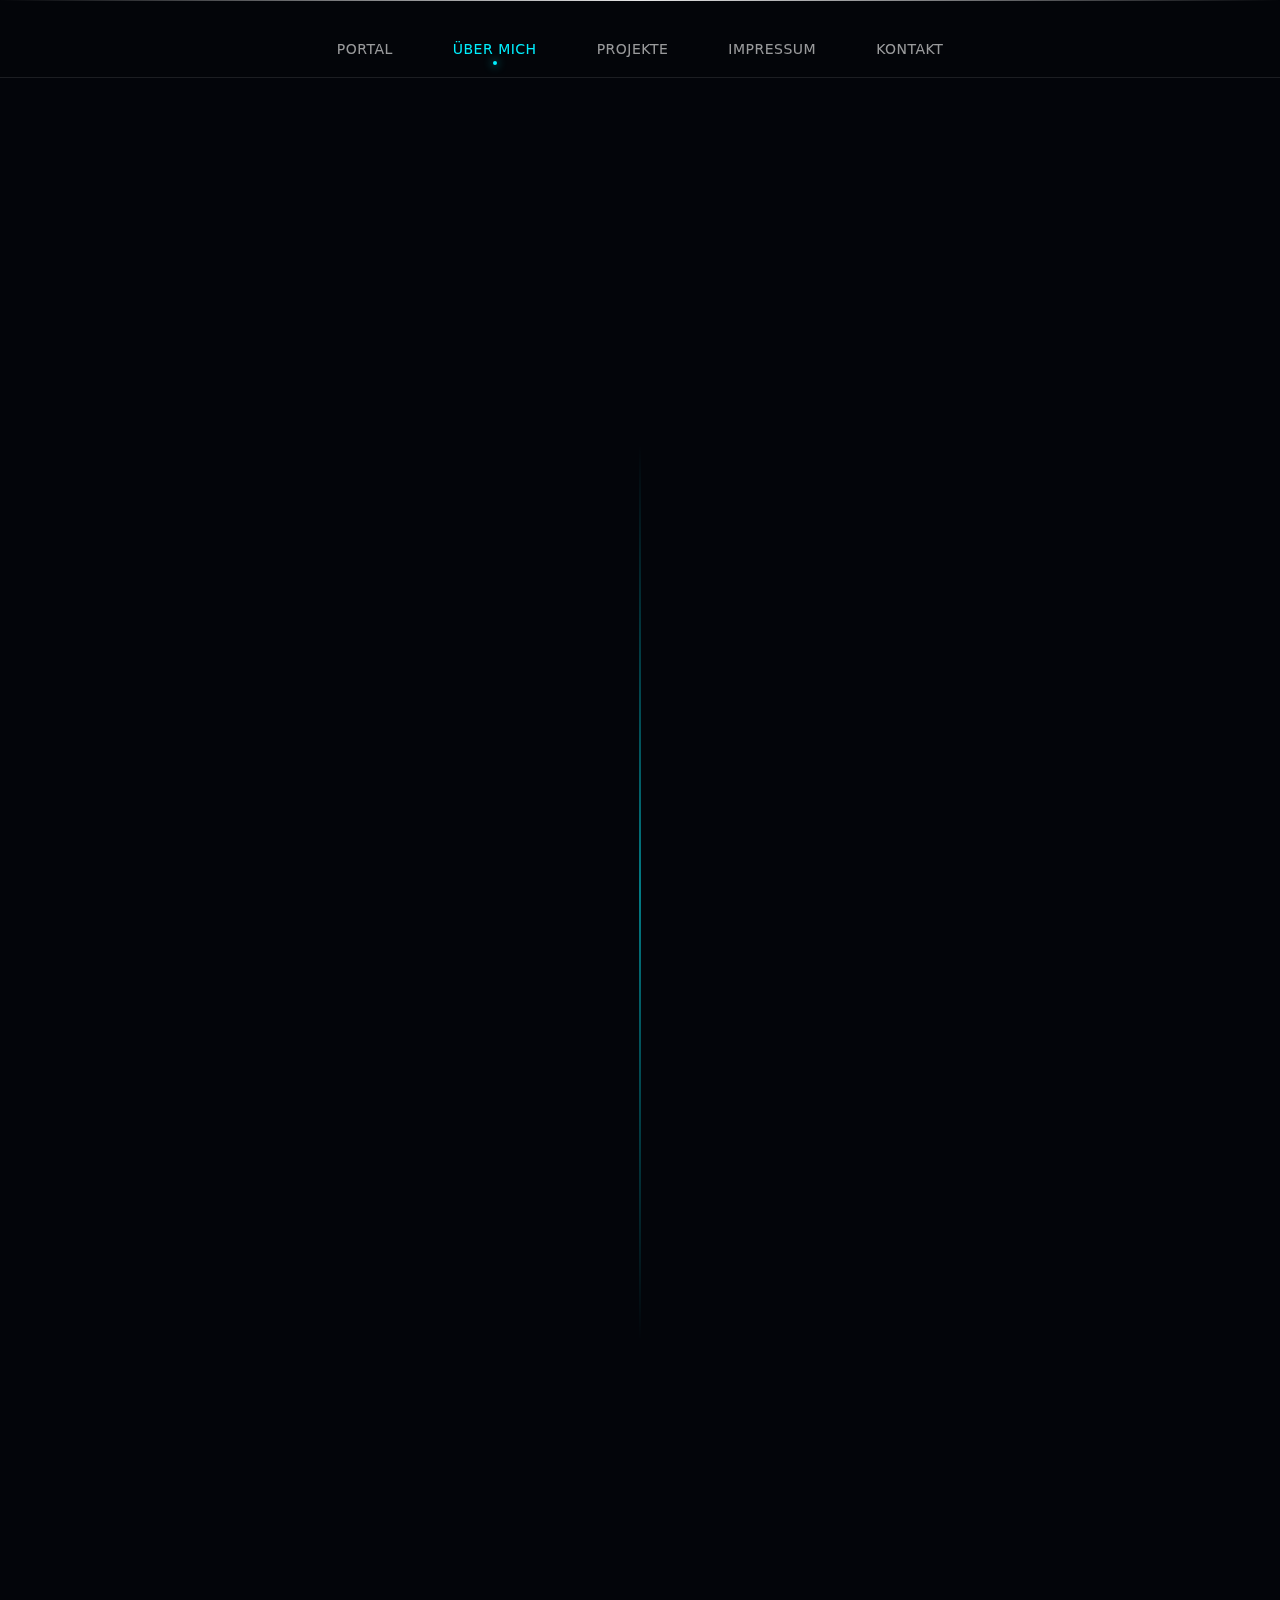
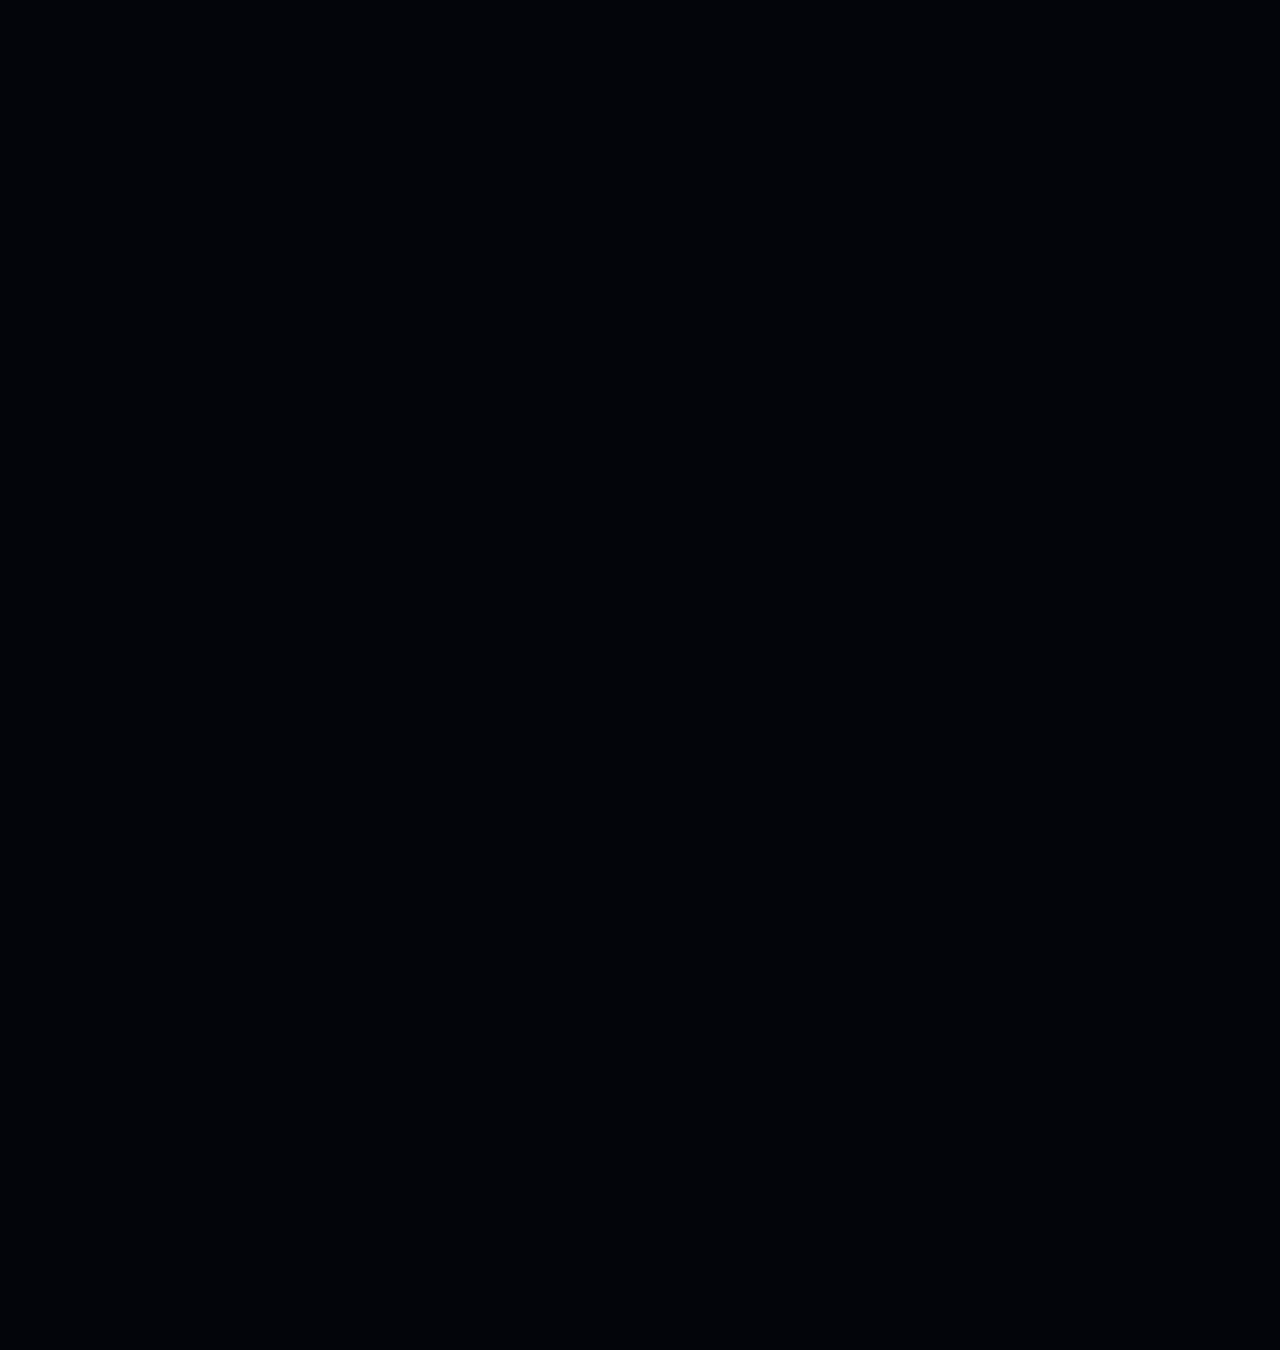
<file: pages/about.html>
<!DOCTYPE html>
<html lang="de">
<head>
    <meta charset="UTF-8">
    <meta name="viewport" content="width=device-width, initial-scale=1.0">
    <title>Über mich - Patrick</title>
    <style>
        /* ====================================================================
                               ÜBER MICH - MINIMALISTISCHES DESIGN
           ====================================================================
           Dunkles, elegantes Design ähnlich dem Ladebildschirm mit 
           minimalistischem weißen Menübalken oben
           ==================================================================== */

        :root {
            --bg-dark: #03050a;
            --bg-secondary: #0a0f1a;
            --accent-white: rgba(255,255,255,0.9);
            --accent-dim: rgba(255,255,255,0.6);
            --accent-subtle: rgba(255,255,255,0.3);
            --neon-cyan: #00f0ff;
            --glass: rgba(255,255,255,0.04);
            --border-subtle: rgba(255,255,255,0.1);
        }

        * {
            margin: 0;
            padding: 0;
            box-sizing: border-box;
        }

        body {
            background: var(--bg-dark);
            font-family: 'Inter', system-ui, -apple-system, 'Segoe UI', Roboto;
            color: var(--accent-white);
            overflow-x: hidden;
            min-height: 100vh;
        }

        /* ====================================================================
                                   MINIMALISTISCHER HEADER
           ====================================================================
           Weißer horizontaler Strich mit 5 Menüpunkten
           ==================================================================== */

        .header {
            position: fixed;
            top: 0;
            left: 0;
            right: 0;
            z-index: 1000;
            background: rgba(3, 5, 10, 0.95);
            backdrop-filter: blur(10px);
            border-bottom: 1px solid var(--border-subtle);
        }

        .header-line {
            width: 100%;
            height: 1px;
            background: linear-gradient(90deg, transparent, var(--accent-white), transparent);
            margin-bottom: 20px;
        }

        .nav-menu {
            display: flex;
            justify-content: center;
            align-items: center;
            padding: 20px 40px;
            gap: 60px;
        }

        .nav-item {
            color: var(--accent-dim);
            text-decoration: none;
            font-size: 14px;
            font-weight: 400;
            letter-spacing: 0.5px;
            transition: all 0.3s ease;
            position: relative;
            text-transform: uppercase;
        }

        .nav-item:hover {
            color: var(--accent-white);
        }

        .nav-item.active {
            color: var(--neon-cyan);
        }

        .nav-item.active::after {
            content: '';
            position: absolute;
            bottom: -8px;
            left: 50%;
            transform: translateX(-50%);
            width: 4px;
            height: 4px;
            background: var(--neon-cyan);
            border-radius: 50%;
            box-shadow: 0 0 10px var(--neon-cyan);
        }

        /* ====================================================================
                                   MAIN CONTENT AREA
           ====================================================================
           Dunkler, eleganter Inhaltsbereich mit Glasmorphism-Karten
           ==================================================================== */

        .main-content {
            margin-top: 100px;
            padding: 60px 40px;
            max-width: 1200px;
            margin-left: auto;
            margin-right: auto;
        }

        .hero-section {
            text-align: center;
            margin-bottom: 80px;
        }

        .hero-title {
            font-size: clamp(2.5rem, 5vw, 4rem);
            font-weight: 300;
            margin-bottom: 20px;
            background: linear-gradient(135deg, var(--accent-white), var(--neon-cyan));
            -webkit-background-clip: text;
            -webkit-text-fill-color: transparent;
            background-clip: text;
        }

        .hero-subtitle {
            font-size: 1.2rem;
            color: var(--accent-dim);
            font-weight: 300;
            letter-spacing: 1px;
        }

        /* ====================================================================
                                   CONTENT GRID
           ====================================================================
           Glasmorphism-Karten mit eleganten Effekten
           ==================================================================== */

        .content-grid {
            display: grid;
            grid-template-columns: repeat(auto-fit, minmax(350px, 1fr));
            gap: 30px;
            margin-bottom: 60px;
        }

        .content-card {
            background: linear-gradient(135deg, var(--glass), rgba(255,255,255,0.02));
            border: 1px solid var(--border-subtle);
            border-radius: 12px;
            padding: 40px;
            backdrop-filter: blur(10px);
            transition: all 0.4s ease;
            position: relative;
            overflow: hidden;
        }

        .content-card::before {
            content: '';
            position: absolute;
            top: 0;
            left: -100%;
            width: 100%;
            height: 1px;
            background: linear-gradient(90deg, transparent, var(--neon-cyan), transparent);
            transition: left 0.6s ease;
        }

        .content-card:hover::before {
            left: 100%;
        }

        .content-card:hover {
            border-color: rgba(0, 240, 255, 0.3);
            box-shadow: 0 20px 40px rgba(0, 0, 0, 0.3);
            transform: translateY(-5px);
        }

        .card-icon {
            font-size: 2.5rem;
            margin-bottom: 20px;
            display: block;
        }

        .card-title {
            font-size: 1.4rem;
            font-weight: 500;
            margin-bottom: 15px;
            color: var(--accent-white);
        }

        .card-text {
            color: var(--accent-dim);
            line-height: 1.6;
            font-size: 0.95rem;
        }

        /* ====================================================================
                                   EXPERIENCE TIMELINE
           ====================================================================
           Elegante Timeline für Berufserfahrung
           ==================================================================== */

        .experience-section {
            margin: 80px 0;
        }

        .timeline {
            position: relative;
            max-width: 800px;
            margin: 0 auto;
            padding: 20px 0;
        }

        .timeline::before {
            content: '';
            position: absolute;
            left: 50%;
            top: 0;
            bottom: 0;
            width: 1px;
            background: linear-gradient(180deg, transparent, var(--neon-cyan), transparent);
            transform: translateX(-50%);
        }

        .timeline-item {
            position: relative;
            margin: 40px 0;
            display: flex;
            align-items: flex-start;
        }

        .timeline-item:nth-child(odd) {
            flex-direction: row;
        }

        .timeline-item:nth-child(even) {
            flex-direction: row-reverse;
        }

        .timeline-date {
            flex: 0 0 120px;
            text-align: center;
            color: var(--neon-cyan);
            font-size: 0.85rem;
            font-weight: 600;
            background: var(--bg-dark);
            padding: 8px 12px;
            border-radius: 20px;
            border: 1px solid rgba(0, 240, 255, 0.3);
            margin: 0 20px;
            position: relative;
            z-index: 2;
        }

        .timeline-content {
            flex: 1;
            background: linear-gradient(135deg, var(--glass), rgba(255,255,255,0.02));
            border: 1px solid var(--border-subtle);
            border-radius: 12px;
            padding: 25px;
            backdrop-filter: blur(10px);
            -webkit-backdrop-filter: blur(10px);
            transition: all 0.4s ease;
        }

        .timeline-content:hover {
            border-color: rgba(0, 240, 255, 0.3);
            transform: translateY(-2px);
            box-shadow: 0 10px 30px rgba(0, 0, 0, 0.2);
        }

        .timeline-title {
            font-size: 1.2rem;
            font-weight: 600;
            margin-bottom: 8px;
            color: var(--accent-white);
        }

        .timeline-role {
            color: var(--neon-cyan);
            font-size: 0.9rem;
            font-weight: 500;
            margin-bottom: 15px;
        }

        .timeline-details {
            list-style: none;
            padding: 0;
        }

        .timeline-details li {
            color: var(--accent-dim);
            font-size: 0.85rem;
            line-height: 1.5;
            margin-bottom: 8px;
            padding-left: 20px;
            position: relative;
        }

        .timeline-details li::before {
            content: '▸';
            position: absolute;
            left: 0;
            color: var(--neon-cyan);
            font-size: 0.7rem;
        }

        /* ====================================================================
                                   SKILLS SECTION
           ====================================================================
           Minimalistic Progress Bars mit Glow-Effekt
           ==================================================================== */

        .skills-section {
            margin-top: 80px;
        }

        .section-title {
            font-size: 2rem;
            font-weight: 300;
            text-align: center;
            margin-bottom: 50px;
            color: var(--accent-white);
        }

        .skills-grid {
            display: grid;
            grid-template-columns: repeat(auto-fit, minmax(250px, 1fr));
            gap: 25px;
        }

        .skill-item {
            padding: 20px 0;
        }

        .skill-name {
            display: flex;
            justify-content: space-between;
            margin-bottom: 10px;
            font-size: 0.9rem;
            color: var(--accent-dim);
        }

        .skill-bar {
            width: 100%;
            height: 2px;
            background: rgba(255,255,255,0.1);
            border-radius: 1px;
            overflow: hidden;
        }

        .skill-progress {
            height: 100%;
            background: linear-gradient(90deg, var(--neon-cyan), rgba(0, 240, 255, 0.6));
            border-radius: 1px;
            transition: width 2s ease;
            box-shadow: 0 0 10px rgba(0, 240, 255, 0.3);
            width: 0%; /* Initial state */
        }

        /* Skill Level Classes */
        .skill-95 { width: 95% !important; }
        .skill-92 { width: 92% !important; }
        .skill-90 { width: 90% !important; }
        .skill-88 { width: 88% !important; }
        .skill-85 { width: 85% !important; }
        .skill-82 { width: 82% !important; }
        .skill-80 { width: 80% !important; }

        /* Skill Categories */
        .skill-category {
            margin-bottom: 50px;
        }

        .skill-category-title {
            font-size: 1.4rem;
            font-weight: 500;
            color: var(--accent-white);
            margin-bottom: 25px;
            padding-bottom: 10px;
            border-bottom: 1px solid var(--border-subtle);
        }

        /* ====================================================================
                                   PERSONAL SECTION
           ====================================================================
           Persönliche Skills, Sprachen und Hobbies
           ==================================================================== */

        .personal-section {
            margin-top: 80px;
        }

        .personal-grid {
            display: grid;
            grid-template-columns: repeat(auto-fit, minmax(300px, 1fr));
            gap: 30px;
        }

        .personal-card {
            background: linear-gradient(135deg, var(--glass), rgba(255,255,255,0.02));
            border: 1px solid var(--border-subtle);
            border-radius: 12px;
            padding: 30px;
            -webkit-backdrop-filter: blur(10px);
            backdrop-filter: blur(10px);
            transition: all 0.4s ease;
            text-align: center;
        }

        .personal-card:hover {
            border-color: rgba(0, 240, 255, 0.3);
            transform: translateY(-5px);
            box-shadow: 0 15px 35px rgba(0, 0, 0, 0.2);
        }

        .language-list {
            text-align: left;
            margin-top: 20px;
        }

        .language-item {
            display: flex;
            justify-content: space-between;
            align-items: center;
            padding: 8px 0;
            border-bottom: 1px solid rgba(255,255,255,0.1);
        }

        .language-item:last-child {
            border-bottom: none;
        }

        .language-level {
            color: var(--neon-cyan);
            font-size: 0.85rem;
            font-weight: 500;
        }

        .soft-skills {
            display: flex;
            flex-wrap: wrap;
            gap: 8px;
            justify-content: center;
            margin-top: 20px;
        }

        .skill-tag {
            background: rgba(0, 240, 255, 0.1);
            color: var(--neon-cyan);
            padding: 6px 12px;
            border-radius: 15px;
            font-size: 0.8rem;
            border: 1px solid rgba(0, 240, 255, 0.3);
            transition: all 0.3s ease;
        }

        .skill-tag:hover {
            background: rgba(0, 240, 255, 0.2);
            transform: translateY(-2px);
        }

        .hobbies {
            text-align: left;
            margin-top: 20px;
        }

        .hobby-item {
            display: flex;
            align-items: center;
            padding: 10px 0;
            color: var(--accent-dim);
            transition: color 0.3s ease;
        }

        .hobby-item:hover {
            color: var(--accent-white);
        }

        .hobby-icon {
            margin-right: 12px;
            font-size: 1.2rem;
        }

        /* ====================================================================
                                   RESPONSIVE DESIGN
           ====================================================================
           Mobile-optimierte Anpassungen
           ==================================================================== */

        @media (max-width: 768px) {
            .nav-menu {
                gap: 20px;
                padding: 15px 20px;
                flex-wrap: wrap;
            }

            .nav-item {
                font-size: 11px;
                padding: 5px 8px;
            }

            .main-content {
                padding: 40px 20px;
                margin-top: 80px;
            }

            .content-grid, .personal-grid {
                grid-template-columns: 1fr;
                gap: 20px;
            }

            .content-card, .personal-card {
                padding: 25px 20px;
            }

            /* Mobile Timeline */
            .timeline::before {
                left: 20px;
            }

            .timeline-item {
                flex-direction: column !important;
                padding-left: 50px;
            }

            .timeline-item:nth-child(even) {
                flex-direction: column !important;
            }

            .timeline-date {
                flex: none;
                margin: 0 0 15px 0;
                align-self: flex-start;
                font-size: 0.75rem;
                padding: 6px 10px;
            }

            .timeline-content {
                width: 100%;
                padding: 20px;
            }

            .timeline-title {
                font-size: 1.1rem;
            }

            .timeline-details li {
                font-size: 0.8rem;
            }

            /* Mobile Skills */
            .skills-grid {
                grid-template-columns: 1fr;
            }

            .skill-category-title {
                font-size: 1.2rem;
            }

            .soft-skills {
                gap: 6px;
            }

            .skill-tag {
                font-size: 0.75rem;
                padding: 4px 8px;
            }
        }

        /* ====================================================================
                                   LOADING ANIMATION
           ====================================================================
           Subtle Fade-in Animationen für Content
           ==================================================================== */

        .fade-in {
            opacity: 0;
            transform: translateY(20px);
            animation: fadeInUp 0.8s ease forwards;
        }

        .fade-in-delay-1 { animation-delay: 0.2s; }
        .fade-in-delay-2 { animation-delay: 0.4s; }
        .fade-in-delay-3 { animation-delay: 0.6s; }

        @keyframes fadeInUp {
            to {
                opacity: 1;
                transform: translateY(0);
            }
        }
    </style>
</head>
<body>
    <!-- ====================================================================
                               MINIMALISTISCHER HEADER
         ====================================================================
         Weißer Linie mit 5 Menüpunkten - elegant und minimalistisch
         ==================================================================== -->
    
    <header class="header">
        <div class="header-line"></div>
        <nav class="nav-menu">
            <a href="../index.html" class="nav-item">Portal</a>
            <a href="#" class="nav-item active">Über mich</a>
            <a href="../pages/play/01_index.html" class="nav-item">Projekte</a>
            <a href="../pages/impressum.html" class="nav-item">Impressum</a>
            <a href="#" class="nav-item">Kontakt</a>
        </nav>
    </header>

    <!-- ====================================================================
                               MAIN CONTENT BEREICH
         ====================================================================
         Dunkler, eleganter Inhalt mit Glasmorphism-Effekten
         ==================================================================== -->

    <main class="main-content">
        <!-- Hero Section -->
        <section class="hero-section fade-in">
            <h1 class="hero-title">Patrick Eder</h1>
            <p class="hero-subtitle">Full-Stack Developer & IT-Security Specialist</p>
        </section>

        <!-- Professional Experience Section -->
        <section class="experience-section">
            <h2 class="section-title fade-in">Berufserfahrung</h2>
            <div class="timeline">
                <div class="timeline-item fade-in fade-in-delay-1">
                    <div class="timeline-date">01/2024 - 02/2025</div>
                    <div class="timeline-content">
                        <h3 class="timeline-title">🤖 PATHfindr gGmbH, Wien</h3>
                        <p class="timeline-role">Lead Developer & Technical Project Manager</p>
                        <ul class="timeline-details">
                            <li>Leitung und technische Umsetzung eines Discord-Chatbots zur automatisierten Wirkungsmessung</li>
                            <li>Entwicklung modularer, skalierbarer Systeme mit Python, Discord API und Google Sheets</li>
                            <li>Implementierung mehrstufigen Session-Trackings für komplexe Beratungsanalyse</li>
                            <li>Instagram-Bot für plattformübergreifende Interaktionsanalyse</li>
                            <li>Logo-Design und animierte Erklärvideos für Nutzerschulungen</li>
                        </ul>
                    </div>
                </div>

                <div class="timeline-item fade-in fade-in-delay-2">
                    <div class="timeline-date">07/2023 - 08/2023</div>
                    <div class="timeline-content">
                        <h3 class="timeline-title">🔌 Ploier + Hörmann, Traun</h3>
                        <p class="timeline-role">IT & Network Infrastructure Intern</p>
                        <ul class="timeline-details">
                            <li>Glasfaseranschlüsse und Netzwerk-Installation</li>
                            <li>Datenerfassung und EDV-Routinearbeiten</li>
                            <li>Dokumentenmanagement und technische Unterstützung</li>
                        </ul>
                    </div>
                </div>

                <div class="timeline-item fade-in fade-in-delay-3">
                    <div class="timeline-date">07/2020 - 08/2020</div>
                    <div class="timeline-content">
                        <h3 class="timeline-title">🏢 WAG Wohnungsanlagen, Linz</h3>
                        <p class="timeline-role">Business Administration Intern</p>
                        <ul class="timeline-details">
                            <li>Kundendatenmanagement im Hausverwaltungsprogramm</li>
                            <li>Arbeit mit .Net-Framework und Domizil+ Software</li>
                            <li>Kundenkontakt und professionelle Kundenbetreuung</li>
                        </ul>
                    </div>
                </div>
            </div>
        </section>

        <!-- Content Grid -->
        <section class="content-grid">
            <div class="content-card fade-in fade-in-delay-1">
                <span class="card-icon">👨‍💻</span>
                <h3 class="card-title">Über mich</h3>
                <p class="card-text">
                    HAK-Absolvent mit starkem Fokus auf IT-Security und Softwareentwicklung. 
                    Kombiniere kaufmännische Expertise mit technischer Innovationskraft.
                    Spezialisiert auf 3D-Webanwendungen, API-Integration und Cybersecurity.
                </p>
            </div>

            <div class="content-card fade-in fade-in-delay-2">
                <span class="card-icon">🛡️</span>
                <h3 class="card-title">IT-Security Expertise</h3>
                <p class="card-text">
                    Fundierte Kenntnisse in Penetration Testing, Vulnerability Assessment und 
                    Web-Security. Erfahrung mit Tools wie Metasploit, Nmap, Wireshark und 
                    verschiedenen Security-Frameworks (OSSTMM).
                </p>
            </div>

            <div class="content-card fade-in fade-in-delay-3">
                <span class="card-icon">🌐</span>
                <h3 class="card-title">Entwicklung & Design</h3>
                <p class="card-text">
                    Full-Stack Entwicklung mit C#, Python und modernen Web-Technologien.
                    3D-Visualisierung mit Three.js, Unity und Blender. 
                    Multimedia-Design mit Adobe Creative Suite.
                </p>
            </div>
        </section>

        <!-- Skills Section -->
        <section class="skills-section">
            <h2 class="section-title fade-in">Kernkompetenzen</h2>
            
            <!-- Programming & Development -->
            <div class="skill-category fade-in fade-in-delay-1">
                <h3 class="skill-category-title">💻 Programmierung & Entwicklung</h3>
                <div class="skills-grid">
                    <div class="skill-item">
                        <div class="skill-name">
                            <span>C# / .NET Framework</span>
                            <span>92%</span>
                        </div>
                        <div class="skill-bar">
                            <div class="skill-progress skill-92"></div>
                        </div>
                    </div>
                    <div class="skill-item">
                        <div class="skill-name">
                            <span>Python (APIs & Automation)</span>
                            <span>90%</span>
                        </div>
                        <div class="skill-bar">
                            <div class="skill-progress skill-90"></div>
                        </div>
                    </div>
                    <div class="skill-item">
                        <div class="skill-name">
                            <span>HTML5 / CSS3 / JavaScript</span>
                            <span>95%</span>
                        </div>
                        <div class="skill-bar">
                            <div class="skill-progress skill-95"></div>
                        </div>
                    </div>
                    <div class="skill-item">
                        <div class="skill-name">
                            <span>Three.js / 3D Development</span>
                            <span>85%</span>
                        </div>
                        <div class="skill-bar">
                            <div class="skill-progress skill-85"></div>
                        </div>
                    </div>
                </div>
            </div>

            <!-- Cybersecurity -->
            <div class="skill-category fade-in fade-in-delay-2">
                <h3 class="skill-category-title">🛡️ Cybersecurity & Penetration Testing</h3>
                <div class="skills-grid">
                    <div class="skill-item">
                        <div class="skill-name">
                            <span>Penetration Testing (OSSTMM)</span>
                            <span>88%</span>
                        </div>
                        <div class="skill-bar">
                            <div class="skill-progress skill-88"></div>
                        </div>
                    </div>
                    <div class="skill-item">
                        <div class="skill-name">
                            <span>Security Tools (Metasploit, Nmap)</span>
                            <span>82%</span>
                        </div>
                        <div class="skill-bar">
                            <div class="skill-progress skill-82"></div>
                        </div>
                    </div>
                    <div class="skill-item">
                        <div class="skill-name">
                            <span>Web Security (XSS, SQLi, CSRF)</span>
                            <span>85%</span>
                        </div>
                        <div class="skill-bar">
                            <div class="skill-progress skill-85"></div>
                        </div>
                    </div>
                    <div class="skill-item">
                        <div class="skill-name">
                            <span>Network Security & Analysis</span>
                            <span>80%</span>
                        </div>
                        <div class="skill-bar">
                            <div class="skill-progress skill-80"></div>
                        </div>
                    </div>
                </div>
            </div>

            <!-- Business & Administration -->
            <div class="skill-category fade-in fade-in-delay-3">
                <h3 class="skill-category-title">📊 Kaufmännischer Bereich</h3>
                <div class="skills-grid">
                    <div class="skill-item">
                        <div class="skill-name">
                            <span>Rechnungswesen & Buchführung</span>
                            <span>90%</span>
                        </div>
                        <div class="skill-bar">
                            <div class="skill-progress skill-90"></div>
                        </div>
                    </div>
                    <div class="skill-item">
                        <div class="skill-name">
                            <span>Personalverrechnung (AT)</span>
                            <span>85%</span>
                        </div>
                        <div class="skill-bar">
                            <div class="skill-progress skill-85"></div>
                        </div>
                    </div>
                    <div class="skill-item">
                        <div class="skill-name">
                            <span>Projektmanagement</span>
                            <span>88%</span>
                        </div>
                        <div class="skill-bar">
                            <div class="skill-progress skill-88"></div>
                        </div>
                    </div>
                    <div class="skill-item">
                        <div class="skill-name">
                            <span>DSGVO & Datenschutzrecht</span>
                            <span>82%</span>
                        </div>
                        <div class="skill-bar">
                            <div class="skill-progress skill-82"></div>
                        </div>
                    </div>
                </div>
            </div>
        </section>

        <!-- Personal Skills & Languages -->
        <section class="personal-section">
            <div class="personal-grid">
                <div class="personal-card fade-in fade-in-delay-1">
                    <span class="card-icon">🗣️</span>
                    <h3 class="card-title">Sprachen</h3>
                    <div class="language-list">
                        <div class="language-item">
                            <span>Deutsch</span>
                            <span class="language-level">Muttersprache</span>
                        </div>
                        <div class="language-item">
                            <span>Englisch</span>
                            <span class="language-level">Fließend (Business)</span>
                        </div>
                    </div>
                </div>

                <div class="personal-card fade-in fade-in-delay-2">
                    <span class="card-icon">💪</span>
                    <h3 class="card-title">Soft Skills</h3>
                    <div class="soft-skills">
                        <span class="skill-tag">Analytisches Denken</span>
                        <span class="skill-tag">Verantwortungsbewusstsein</span>
                        <span class="skill-tag">Teamfähigkeit</span>
                        <span class="skill-tag">Technische Neugier</span>
                        <span class="skill-tag">Selbstständige Arbeitsweise</span>
                    </div>
                </div>

                <div class="personal-card fade-in fade-in-delay-3">
                    <span class="card-icon">🎨</span>
                    <h3 class="card-title">Hobbies & Interessen</h3>
                    <div class="hobbies">
                        <div class="hobby-item">
                            <span class="hobby-icon">✈️</span>
                            <span>Reisen & Kulturen entdecken</span>
                        </div>
                        <div class="hobby-item">
                            <span class="hobby-icon">📸</span>
                            <span>Fotografie & Bildbearbeitung</span>
                        </div>
                        <div class="hobby-item">
                            <span class="hobby-icon">🎮</span>
                            <span>3D-Design & Gaming</span>
                        </div>
                    </div>
                </div>
            </div>
        </section>
    </main>

    <script>
        // ====================================================================
        //                           INTERACTIVE ANIMATIONS
        // ====================================================================
        
        // Skill bars animate on scroll
        const observerOptions = {
            threshold: 0.3,
            rootMargin: '0px 0px -50px 0px'
        };

        const skillObserver = new IntersectionObserver((entries) => {
            entries.forEach(entry => {
                if (entry.isIntersecting) {
                    const progressBars = entry.target.querySelectorAll('.skill-progress');
                    progressBars.forEach(bar => {
                        bar.style.width = bar.style.width || '0%';
                    });
                }
            });
        }, observerOptions);

        // Observe skills section
        const skillsSection = document.querySelector('.skills-section');
        if (skillsSection) {
            skillObserver.observe(skillsSection);
        }

        // Smooth scroll for navigation
        document.querySelectorAll('.nav-item').forEach(item => {
            item.addEventListener('click', (e) => {
                if (item.getAttribute('href').startsWith('#')) {
                    e.preventDefault();
                    const target = document.querySelector(item.getAttribute('href'));
                    if (target) {
                        target.scrollIntoView({ behavior: 'smooth' });
                    }
                }
            });
        });

        // Add glitch effect on hover for hero title
        const heroTitle = document.querySelector('.hero-title');
        if (heroTitle) {
            heroTitle.addEventListener('mouseenter', () => {
                heroTitle.style.textShadow = '2px 0 0 #00f0ff, -2px 0 0 #ff0040';
                setTimeout(() => {
                    heroTitle.style.textShadow = 'none';
                }, 200);
            });
        }
    </script>
</body>
</html>
</file>
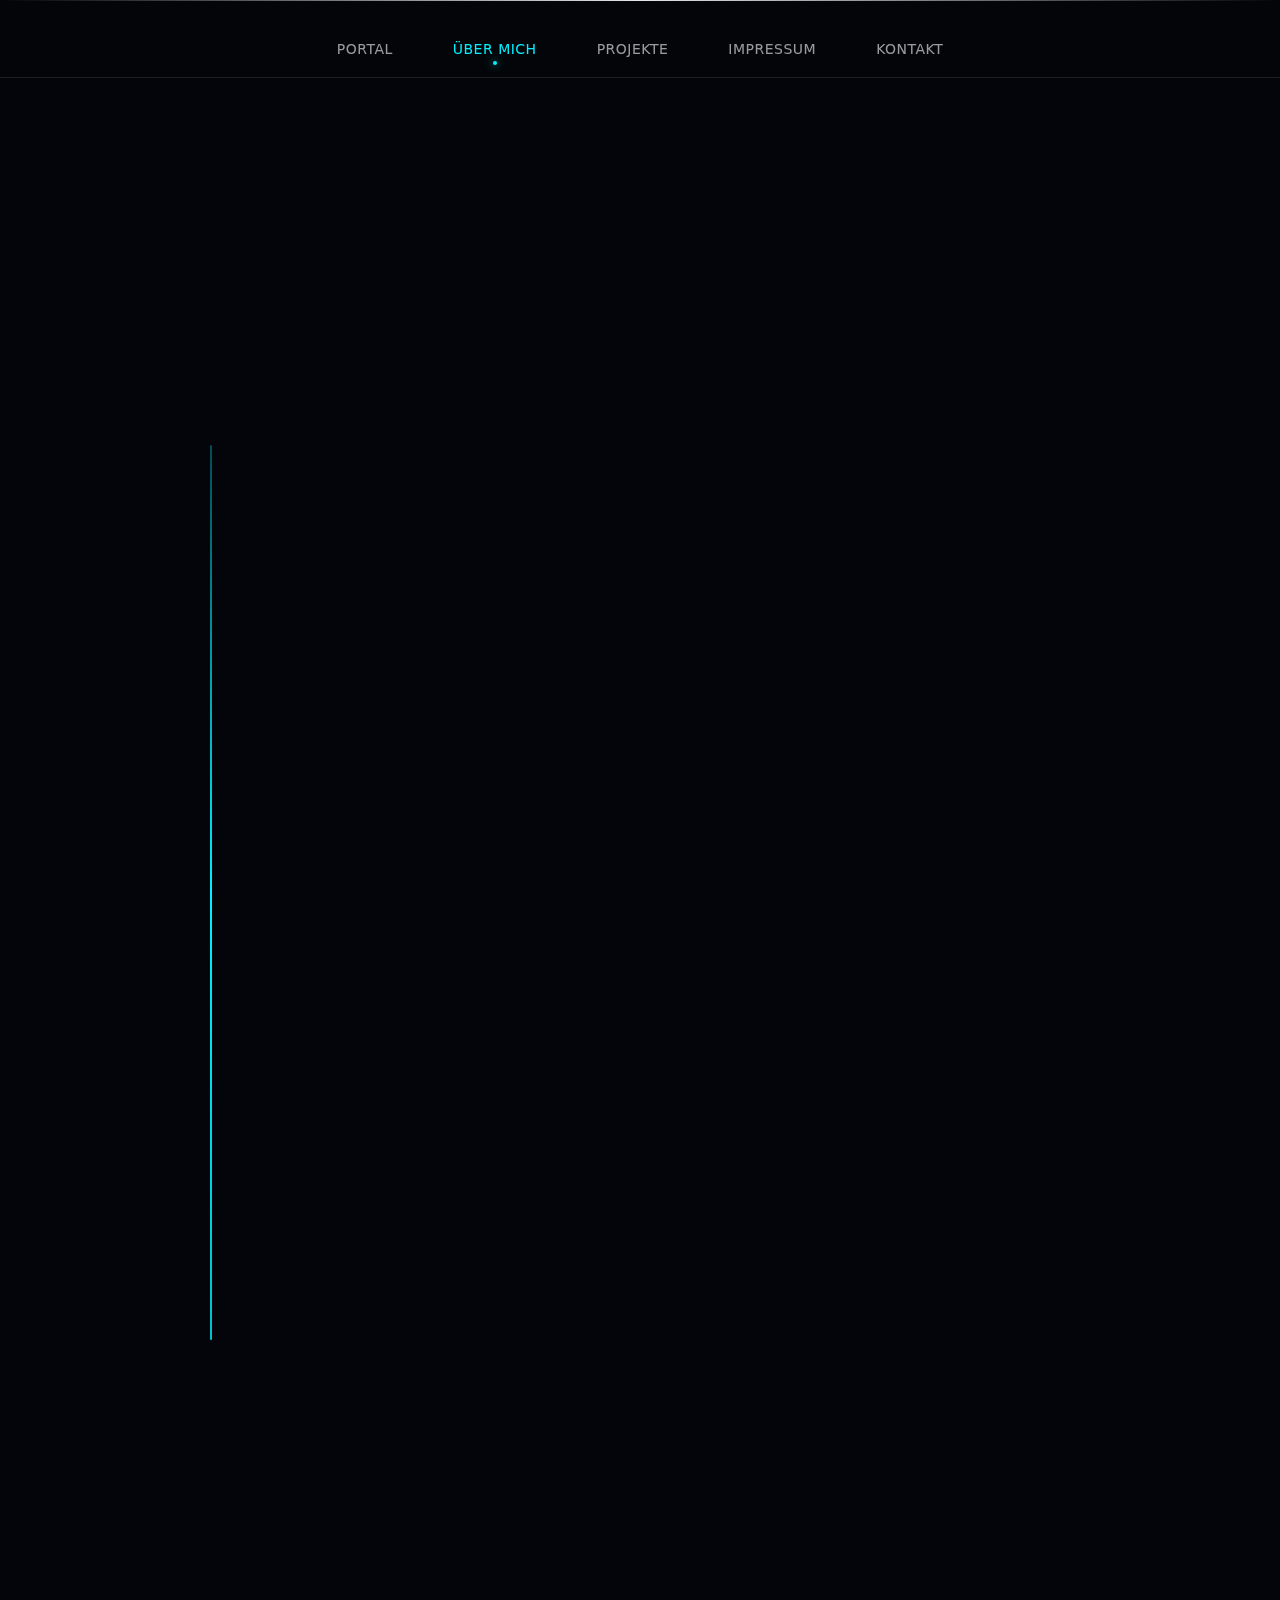
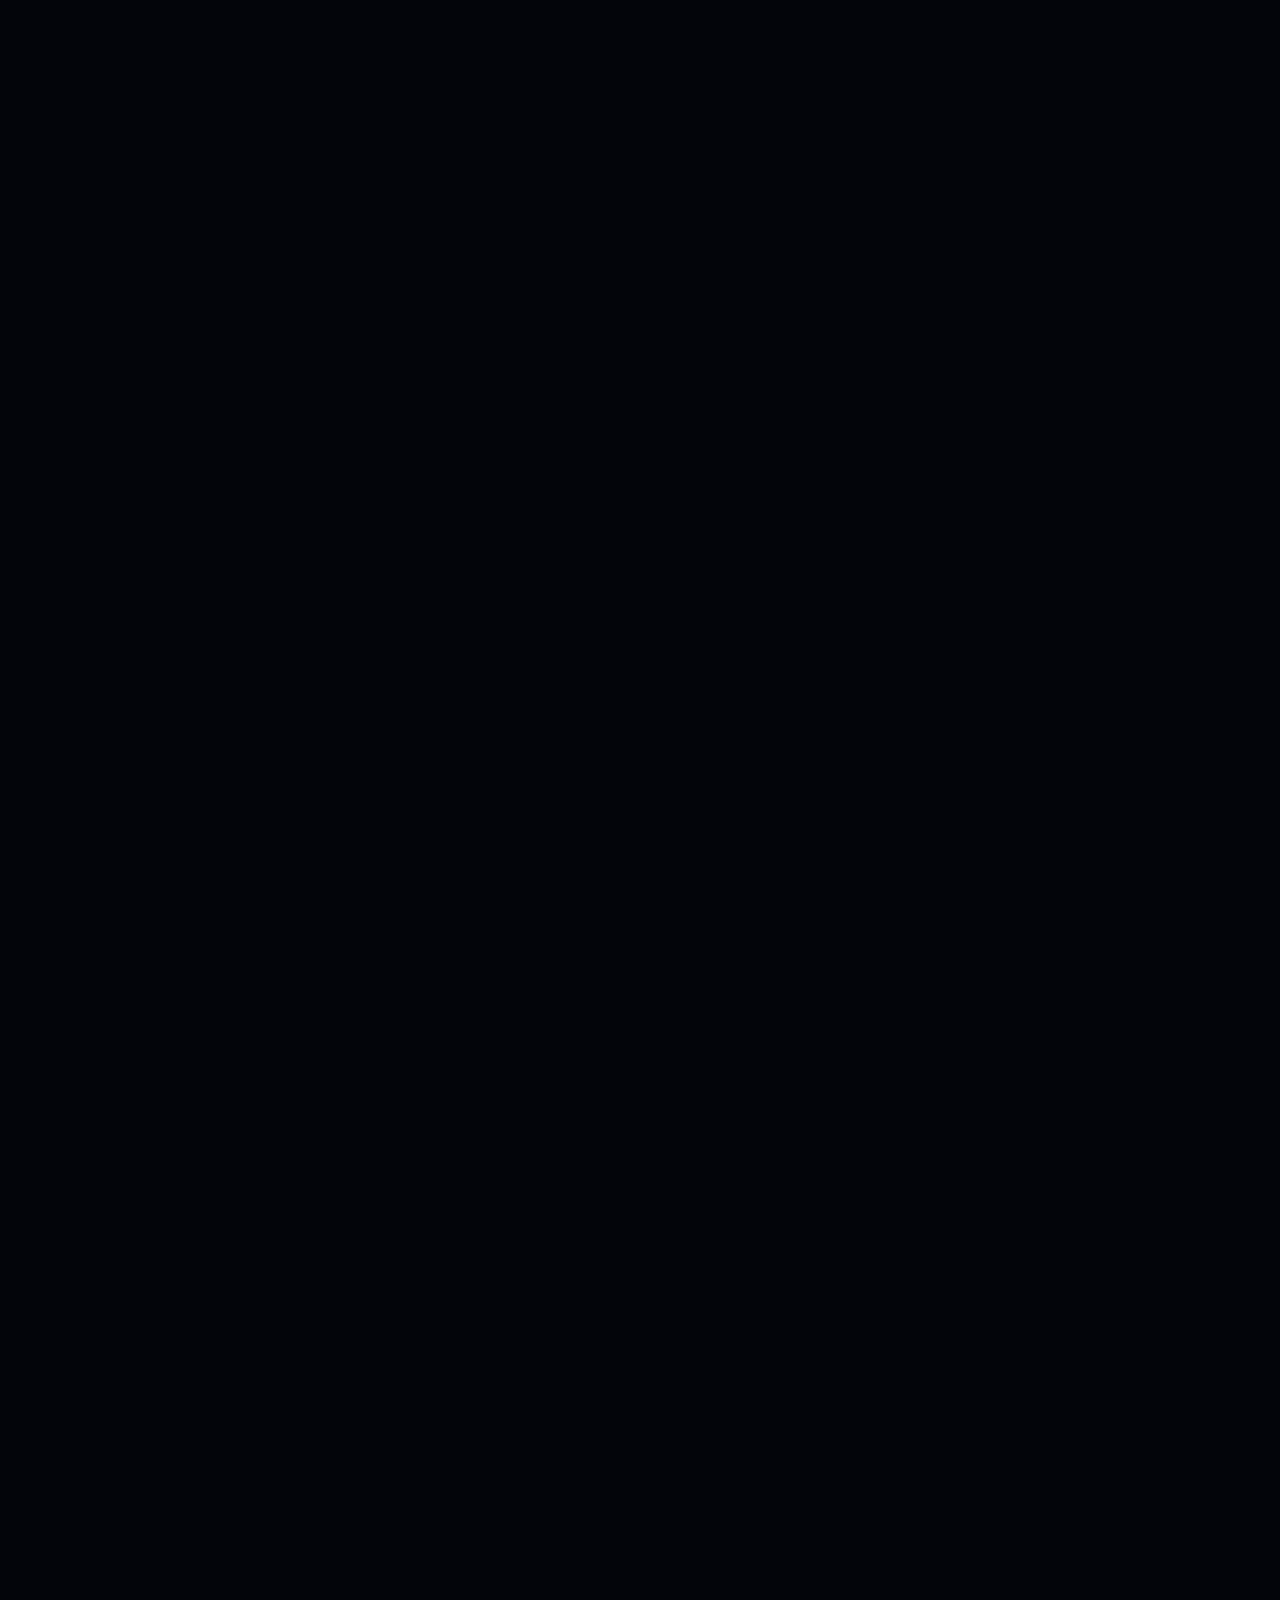
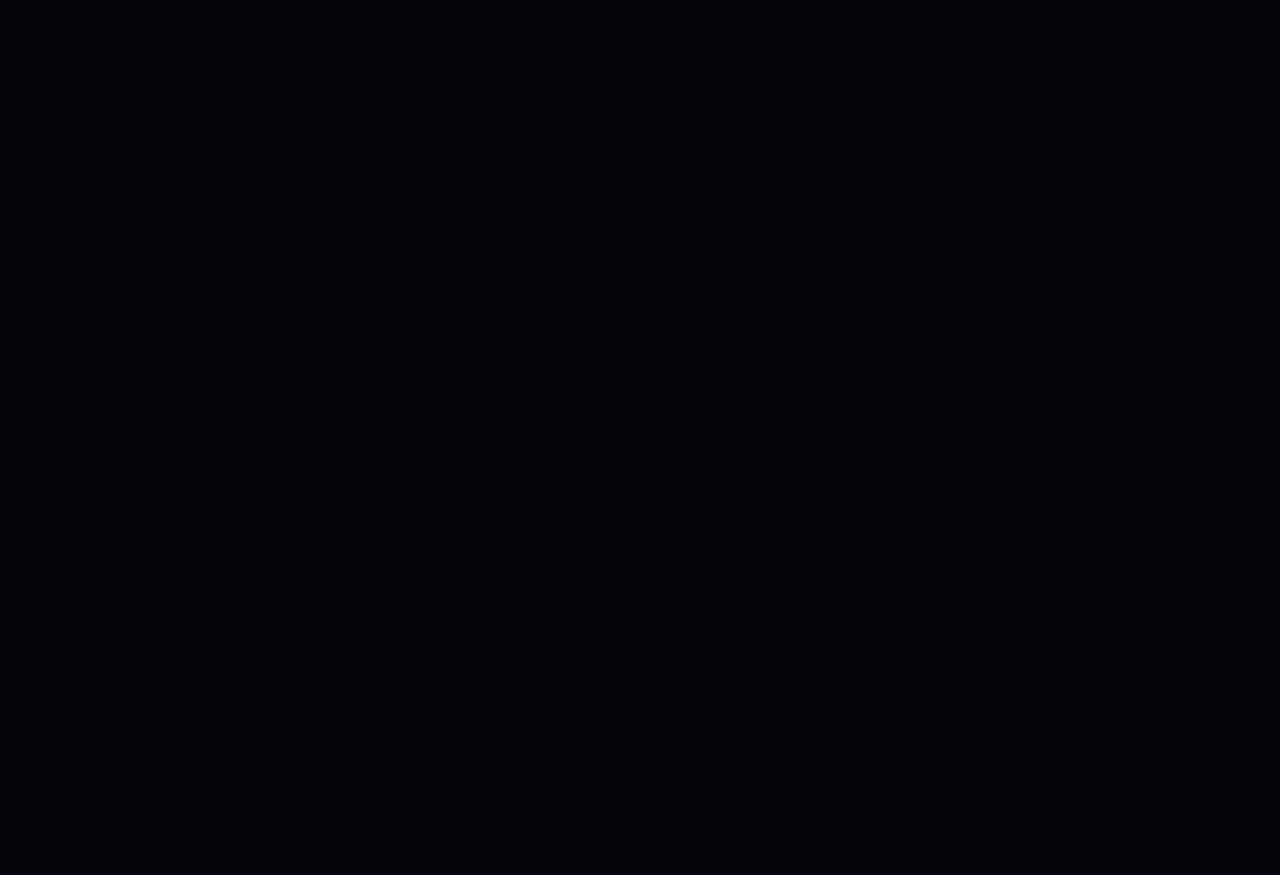
<file: pages/about_backup.html>
<!DOCTYPE html>
<html lang="de">
<head>
    <meta charset="UTF-8">
    <meta name="viewport" content="width=device-width, initial-scale=1.0">
    <title>Über mich - Patrick</title>
    <style>
        /* ====================================================================
                               ÜBER MICH - MINIMALISTISCHES DESIGN
           ====================================================================
           Dunkles, elegantes Design ähnlich dem Ladebildschirm mit 
           minimalistischem weißen Menübalken oben
           ==================================================================== */

        :root {
            --bg-dark: #03050a;
            --bg-secondary: #0a0f1a;
            --accent-white: rgba(255,255,255,0.9);
            --accent-dim: rgba(255,255,255,0.6);
            --accent-subtle: rgba(255,255,255,0.3);
            --neon-cyan: #00f0ff;
            --glass: rgba(255,255,255,0.04);
            --border-subtle: rgba(255,255,255,0.1);
        }

        * {
            margin: 0;
            padding: 0;
            box-sizing: border-box;
        }

        body {
            background: var(--bg-dark);
            font-family: 'Inter', system-ui, -apple-system, 'Segoe UI', Roboto;
            color: var(--accent-white);
            overflow-x: hidden;
            min-height: 100vh;
        }

        /* ====================================================================
                                   MINIMALISTISCHER HEADER
           ====================================================================
           Weißer horizontaler Strich mit 5 Menüpunkten
           ==================================================================== */

        .header {
            position: fixed;
            top: 0;
            left: 0;
            right: 0;
            z-index: 1000;
            background: rgba(3, 5, 10, 0.95);
            backdrop-filter: blur(10px);
            border-bottom: 1px solid var(--border-subtle);
        }

        .header-line {
            width: 100%;
            height: 1px;
            background: linear-gradient(90deg, transparent, var(--accent-white), transparent);
            margin-bottom: 20px;
        }

        .nav-menu {
            display: flex;
            justify-content: center;
            align-items: center;
            padding: 20px 40px;
            gap: 60px;
        }

        .nav-item {
            color: var(--accent-dim);
            text-decoration: none;
            font-size: 14px;
            font-weight: 400;
            letter-spacing: 0.5px;
            transition: all 0.3s ease;
            position: relative;
            text-transform: uppercase;
        }

        .nav-item:hover {
            color: var(--accent-white);
        }

        .nav-item.active {
            color: var(--neon-cyan);
        }

        .nav-item.active::after {
            content: '';
            position: absolute;
            bottom: -8px;
            left: 50%;
            transform: translateX(-50%);
            width: 4px;
            height: 4px;
            background: var(--neon-cyan);
            border-radius: 50%;
            box-shadow: 0 0 10px var(--neon-cyan);
        }

        /* ====================================================================
                                   MAIN CONTENT AREA
           ====================================================================
           Dunkler, eleganter Inhaltsbereich mit Glasmorphism-Karten
           ==================================================================== */

        .main-content {
            margin-top: 100px;
            padding: 60px 40px;
            max-width: 1200px;
            margin-left: auto;
            margin-right: auto;
        }

        .hero-section {
            text-align: center;
            margin-bottom: 80px;
        }

        .hero-title {
            font-size: clamp(2.5rem, 5vw, 4rem);
            font-weight: 300;
            margin-bottom: 20px;
            background: linear-gradient(135deg, var(--accent-white), var(--neon-cyan));
            -webkit-background-clip: text;
            -webkit-text-fill-color: transparent;
            background-clip: text;
        }

        .hero-subtitle {
            font-size: 1.2rem;
            color: var(--accent-dim);
            font-weight: 300;
            letter-spacing: 1px;
        }

        /* ====================================================================
                                   CONTENT GRID
           ====================================================================
           Glasmorphism-Karten mit eleganten Effekten
           ==================================================================== */

        .content-grid {
            display: grid;
            grid-template-columns: repeat(auto-fit, minmax(350px, 1fr));
            gap: 30px;
            margin-bottom: 60px;
        }

        .content-card {
            background: linear-gradient(135deg, var(--glass), rgba(255,255,255,0.02));
            border: 1px solid var(--border-subtle);
            border-radius: 12px;
            padding: 40px;
            backdrop-filter: blur(10px);
            transition: all 0.4s ease;
            position: relative;
            overflow: hidden;
        }

        .content-card::before {
            content: '';
            position: absolute;
            top: 0;
            left: -100%;
            width: 100%;
            height: 1px;
            background: linear-gradient(90deg, transparent, var(--neon-cyan), transparent);
            transition: left 0.6s ease;
        }

        .content-card:hover::before {
            left: 100%;
        }

        .content-card:hover {
            border-color: rgba(0, 240, 255, 0.3);
            box-shadow: 0 20px 40px rgba(0, 0, 0, 0.3);
            transform: translateY(-5px);
        }

        .card-icon {
            font-size: 2.5rem;
            margin-bottom: 20px;
            display: block;
        }

        .card-title {
            font-size: 1.4rem;
            font-weight: 500;
            margin-bottom: 15px;
            color: var(--accent-white);
        }

        .card-text {
            color: var(--accent-dim);
            line-height: 1.6;
            font-size: 0.95rem;
        }

        /* ====================================================================
                                   EXPERIENCE TIMELINE
           ====================================================================
           Elegante Timeline für Berufserfahrung
           ==================================================================== */

        .experience-section {
            margin: 80px 0;
        }

        .timeline {
            position: relative;
            max-width: 900px;
            margin: 0 auto;
            padding: 20px 0 20px 60px;
        }

        .timeline::before {
            content: '';
            position: absolute;
            left: 20px;
            top: 0;
            bottom: 0;
            width: 2px;
            background: linear-gradient(180deg, rgba(0, 240, 255, 0.3), var(--neon-cyan), rgba(0, 240, 255, 0.8));
            border-radius: 1px;
        }

        .timeline-item {
            position: relative;
            margin: 40px 0;
            display: flex;
            align-items: flex-start;
            flex-direction: row;
        }

        .timeline-item::before {
            content: '';
            position: absolute;
            left: -43px;
            top: 12px;
            width: 8px;
            height: 8px;
            background: var(--neon-cyan);
            border-radius: 50%;
            box-shadow: 0 0 10px rgba(0, 240, 255, 0.6);
        }

        .timeline-date {
            flex: 0 0 140px;
            text-align: left;
            color: var(--neon-cyan);
            font-size: 0.85rem;
            font-weight: 600;
            background: transparent;
            padding: 8px 0;
            margin-right: 30px;
            position: relative;
        }

        .timeline-content {
            flex: 1;
            background: linear-gradient(135deg, var(--glass), rgba(255,255,255,0.02));
            border: 1px solid var(--border-subtle);
            border-radius: 12px;
            padding: 25px;
            -webkit-backdrop-filter: blur(10px);
            backdrop-filter: blur(10px);
            transition: all 0.4s ease;
            position: relative;
        }

        .timeline-content:hover {
            border-color: rgba(0, 240, 255, 0.3);
            transform: translateY(-2px);
            box-shadow: 0 10px 30px rgba(0, 0, 0, 0.2);
        }

        .timeline-title {
            font-size: 1.2rem;
            font-weight: 600;
            margin-bottom: 8px;
            color: var(--accent-white);
        }

        .timeline-role {
            color: var(--neon-cyan);
            font-size: 0.9rem;
            font-weight: 500;
            margin-bottom: 15px;
        }

        .timeline-details {
            list-style: none;
            padding: 0;
        }

        .timeline-details li {
            color: var(--accent-dim);
            font-size: 0.85rem;
            line-height: 1.5;
            margin-bottom: 8px;
            padding-left: 20px;
            position: relative;
        }

        .timeline-details li::before {
            content: '▸';
            position: absolute;
            left: 0;
            color: var(--neon-cyan);
            font-size: 0.7rem;
        }

        /* ====================================================================
                                   SKILLS SECTION
           ====================================================================
           Minimalistic Progress Bars mit Glow-Effekt
           ==================================================================== */

        .skills-section {
            margin-top: 80px;
        }

        .section-title {
            font-size: 2rem;
            font-weight: 300;
            text-align: center;
            margin-bottom: 50px;
            color: var(--accent-white);
        }

        .skills-grid {
            display: grid;
            grid-template-columns: repeat(auto-fit, minmax(250px, 1fr));
            gap: 25px;
        }

        .skill-item {
            padding: 20px 0;
        }

        .skill-name {
            display: flex;
            justify-content: space-between;
            margin-bottom: 10px;
            font-size: 0.9rem;
            color: var(--accent-dim);
        }

        .skill-bar {
            width: 100%;
            height: 2px;
            background: rgba(255,255,255,0.1);
            border-radius: 1px;
            overflow: hidden;
        }

        .skill-progress {
            height: 100%;
            background: linear-gradient(90deg, var(--neon-cyan), rgba(0, 240, 255, 0.6));
            border-radius: 1px;
            transition: width 2s ease;
            box-shadow: 0 0 10px rgba(0, 240, 255, 0.3);
            width: 0%; /* Initial state */
        }

        /* Skill Level Classes */
        .skill-95 { width: 95% !important; }
        .skill-92 { width: 92% !important; }
        .skill-90 { width: 90% !important; }
        .skill-88 { width: 88% !important; }
        .skill-85 { width: 85% !important; }
        .skill-82 { width: 82% !important; }
        .skill-80 { width: 80% !important; }
        .skill-78 { width: 78% !important; }
        .skill-75 { width: 75% !important; }

        /* Skill Categories */
        .skill-category {
            margin-bottom: 50px;
        }

        .skill-category-title {
            font-size: 1.4rem;
            font-weight: 500;
            color: var(--accent-white);
            margin-bottom: 25px;
            padding-bottom: 10px;
            border-bottom: 1px solid var(--border-subtle);
        }

        /* ====================================================================
                                   PERSONAL SECTION
           ====================================================================
           Persönliche Skills, Sprachen und Hobbies
           ==================================================================== */

        .personal-section {
            margin-top: 80px;
        }

        .personal-grid {
            display: grid;
            grid-template-columns: repeat(auto-fit, minmax(300px, 1fr));
            gap: 30px;
        }

        .personal-card {
            background: linear-gradient(135deg, var(--glass), rgba(255,255,255,0.02));
            border: 1px solid var(--border-subtle);
            border-radius: 12px;
            padding: 30px;
            -webkit-backdrop-filter: blur(10px);
            backdrop-filter: blur(10px);
            transition: all 0.4s ease;
            text-align: center;
        }

        .personal-card:hover {
            border-color: rgba(0, 240, 255, 0.3);
            transform: translateY(-5px);
            box-shadow: 0 15px 35px rgba(0, 0, 0, 0.2);
        }

        .language-list {
            text-align: left;
            margin-top: 20px;
        }

        .language-item {
            display: flex;
            justify-content: space-between;
            align-items: center;
            padding: 8px 0;
            border-bottom: 1px solid rgba(255,255,255,0.1);
        }

        .language-item:last-child {
            border-bottom: none;
        }

        .language-level {
            color: var(--neon-cyan);
            font-size: 0.85rem;
            font-weight: 500;
        }

        .soft-skills {
            display: flex;
            flex-wrap: wrap;
            gap: 8px;
            justify-content: center;
            margin-top: 20px;
        }

        .skill-tag {
            background: rgba(0, 240, 255, 0.1);
            color: var(--neon-cyan);
            padding: 6px 12px;
            border-radius: 15px;
            font-size: 0.8rem;
            border: 1px solid rgba(0, 240, 255, 0.3);
            transition: all 0.3s ease;
        }

        .skill-tag:hover {
            background: rgba(0, 240, 255, 0.2);
            transform: translateY(-2px);
        }

        .hobbies {
            text-align: left;
            margin-top: 20px;
        }

        .hobby-item {
            display: flex;
            align-items: center;
            padding: 10px 0;
            color: var(--accent-dim);
            transition: color 0.3s ease;
        }

        .hobby-item:hover {
            color: var(--accent-white);
        }

        .hobby-icon {
            margin-right: 12px;
            font-size: 1.2rem;
        }

        /* ====================================================================
                                   RESPONSIVE DESIGN
           ====================================================================
           Mobile-optimierte Anpassungen
           ==================================================================== */

        @media (max-width: 768px) {
            .nav-menu {
                gap: 20px;
                padding: 15px 20px;
                flex-wrap: wrap;
            }

            .nav-item {
                font-size: 11px;
                padding: 5px 8px;
            }

            .main-content {
                padding: 40px 20px;
                margin-top: 80px;
            }

            .content-grid, .personal-grid {
                grid-template-columns: 1fr;
                gap: 20px;
            }

            .content-card, .personal-card {
                padding: 25px 20px;
            }

            /* Mobile Timeline */
            .timeline {
                padding-left: 40px;
            }

            .timeline::before {
                left: 15px;
            }

            .timeline-item::before {
                left: -47px;
                top: 8px;
                width: 6px;
                height: 6px;
            }

            .timeline-item {
                flex-direction: column;
                margin: 30px 0;
            }

            .timeline-date {
                flex: none;
                margin: 0 0 15px 0;
                font-size: 0.75rem;
                padding: 6px 0;
            }

            .timeline-content {
                width: 100%;
                padding: 20px;
            }

            .timeline-title {
                font-size: 1.1rem;
            }

            .timeline-details li {
                font-size: 0.8rem;
            }

            /* Mobile Skills */
            .skills-grid {
                grid-template-columns: 1fr;
            }

            .skill-category-title {
                font-size: 1.2rem;
            }

            .soft-skills {
                gap: 6px;
            }

            .skill-tag {
                font-size: 0.75rem;
                padding: 4px 8px;
            }
        }

        /* ====================================================================
                                   LOADING ANIMATION
           ====================================================================
           Subtle Fade-in Animationen für Content
           ==================================================================== */

        .fade-in {
            opacity: 0;
            transform: translateY(20px);
            animation: fadeInUp 0.8s ease forwards;
        }

        .fade-in-delay-1 { animation-delay: 0.2s; }
        .fade-in-delay-2 { animation-delay: 0.4s; }
        .fade-in-delay-3 { animation-delay: 0.6s; }

        @keyframes fadeInUp {
            to {
                opacity: 1;
                transform: translateY(0);
            }
        }
    </style>
</head>
<body>
    <!-- ====================================================================
                               MINIMALISTISCHER HEADER
         ====================================================================
         Weißer Linie mit 5 Menüpunkten - elegant und minimalistisch
         ==================================================================== -->
    
    <header class="header">
        <div class="header-line"></div>
        <nav class="nav-menu">
            <a href="../index.html" class="nav-item">Portal</a>
            <a href="#" class="nav-item active">Über mich</a>
            <a href="projekte.html" class="nav-item">Projekte</a>
            <a href="../pages/impressum.html" class="nav-item">Impressum</a>
            <a href="contact.html" class="nav-item">Kontakt</a>
        </nav>
    </header>

    <!-- ====================================================================
                               MAIN CONTENT BEREICH
         ====================================================================
         Dunkler, eleganter Inhalt mit Glasmorphism-Effekten
         ==================================================================== -->

    <main class="main-content">
        <!-- Hero Section -->
        <section class="hero-section fade-in">
            <h1 class="hero-title">Patrick Eder</h1>
            <p class="hero-subtitle">Developer & Security Enthusiast</p>
        </section>

        <!-- Professional Experience Section -->
        <section class="experience-section">
            <h2 class="section-title fade-in">Berufserfahrung</h2>
            <div class="timeline">
                <div class="timeline-item fade-in fade-in-delay-1">
                    <div class="timeline-date">07/2020 - 08/2020</div>
                    <div class="timeline-content">
                        <h3 class="timeline-title">🏢 WAG Wohnungsanlagen, Linz</h3>
                        <p class="timeline-role">Business Administration Intern</p>
                        <ul class="timeline-details">
                            <li>Kundendatenmanagement im Hausverwaltungsprogramm</li>
                            <li>Arbeit mit .Net-Framework und Domizil+ Software</li>
                            <li>Kundenkontakt und professionelle Kundenbetreuung</li>
                        </ul>
                    </div>
                </div>

                <div class="timeline-item fade-in fade-in-delay-2">
                    <div class="timeline-date">07/2023 - 08/2023</div>
                    <div class="timeline-content">
                        <h3 class="timeline-title">🔌 Ploier + Hörmann, Traun</h3>
                        <p class="timeline-role">IT & Network Infrastructure Intern</p>
                        <ul class="timeline-details">
                            <li>Glasfaseranschlüsse und Netzwerk-Installation</li>
                            <li>Datenerfassung und EDV-Routinearbeiten</li>
                            <li>Dokumentenmanagement und technische Unterstützung</li>
                        </ul>
                    </div>
                </div>

                <div class="timeline-item fade-in fade-in-delay-3">
                    <div class="timeline-date">01/2024 - 02/2025</div>
                    <div class="timeline-content">
                        <h3 class="timeline-title">🤖 PATHfindr gGmbH, Wien</h3>
                        <p class="timeline-role">Lead Developer & Technical Project Manager</p>
                        <ul class="timeline-details">
                            <li>Leitung und technische Umsetzung eines Discord-Chatbots zur automatisierten Wirkungsmessung</li>
                            <li>Entwicklung modularer, skalierbarer Systeme mit Python, Discord API und Google Sheets</li>
                            <li>Implementierung mehrstufigen Session-Trackings für komplexe Beratungsanalyse</li>
                            <li>Instagram-Bot für plattformübergreifende Interaktionsanalyse</li>
                            <li>Logo-Design und animierte Erklärvideos für Nutzerschulungen</li>
                        </ul>
                    </div>
                </div>
            </div>
        </section>

        <!-- Content Grid -->
        <section class="content-grid">
            <div class="content-card fade-in fade-in-delay-1">
                <span class="card-icon">🤖</span>
                <h3 class="card-title">Lead Development & API Integration</h3>
                <p class="card-text">
                    Leitung und technische Umsetzung eines Discord-Chatbots zur automatisierten Wirkungsmessung 
                    in der Jugendberatung. Entwicklung modularer, skalierbarer Systeme mit Python, Discord API 
                    und Google Sheets für Echtzeit-Erfassung und Analyse von Beratungsinteraktionen.
                </p>
            </div>

            <div class="content-card fade-in fade-in-delay-2">
                <span class="card-icon">🛡️</span>
                <h3 class="card-title">Cybersecurity & Penetration Testing</h3>
                <p class="card-text">
                    Fundierte Kenntnisse in Penetration Testing-Methodologien (OSSTMM) inkl. Reconnaissance, 
                    Schwachstellenanalyse und Exploitation. Praktische Erfahrung mit Nmap, Metasploit, 
                    Wireshark, OpenVAS, BeEF und gängigen Web-Security Angriffstechniken (XSS, SQLi, CSRF).
                </p>
            </div>

            <div class="content-card fade-in fade-in-delay-3">
                <span class="card-icon">💼</span>
                <h3 class="card-title">Kaufmännische Expertise</h3>
                <p class="card-text">
                    HAK-Absolvent mit Standardisierter Reife- & Diplomprüfung (BWL/UR). Expertise in 
                    Rechnungswesen, Kostenrechnung, Personalverrechnung (AT), Steuer- & Unternehmensrecht 
                    sowie DSGVO-konforme Datenverarbeitung und digitale Geschäftsprozesse.
                </p>
            </div>

            <div class="content-card fade-in fade-in-delay-1">
                <span class="card-icon">🔄</span>
                <h3 class="card-title">Session-Tracking & Datenanalyse</h3>
                <p class="card-text">
                    Implementierung mehrstufigen Session-Trackings zur Unterscheidung komplexer Beratungen. 
                    Robuste Datenverwaltung mit automatischer Inaktivitätsprüfung, Bewertungsmechanismus 
                    und plattformübergreifender Instagram-Bot Integration via Graph API.
                </p>
            </div>

            <div class="content-card fade-in fade-in-delay-2">
                <span class="card-icon">🌐</span>
                <h3 class="card-title">Full-Stack Development</h3>
                <p class="card-text">
                    Vertiefte Kenntnisse in C# (inkl. XAML), Python und moderne Webentwicklung (HTML5/CSS3/JS). 
                    3D-Visualisierung mit Three.js, Unity und Blender. Multimedia-Design mit Adobe Creative Suite 
                    für professionelle Web- und Präsentationsprojekte.
                </p>
            </div>

            <div class="content-card fade-in fade-in-delay-3">
                <span class="card-icon">🎨</span>
                <h3 class="card-title">Design & Multimedia</h3>
                <p class="card-text">
                    Logo- und Icon-Design sowie Erstellung animierter Erklärvideos zur Nutzerschulung. 
                    Erfahrung mit Adobe Photoshop, Premiere Pro und multimedialer Gestaltung von 
                    Web-Projekten inklusive 3D-Elementen und responsivem E-Commerce-Design.
                </p>
            </div>
        </section>

        <!-- Skills Section -->
        <section class="skills-section">
            <h2 class="section-title fade-in">Kernkompetenzen</h2>
            
            <!-- Programming & Development -->
            <div class="skill-category fade-in fade-in-delay-1">
                <h3 class="skill-category-title">💻 Softwareentwicklung & Programmierung</h3>
                <div class="skills-grid">
                    <div class="skill-item">
                        <div class="skill-name">
                            <span>C# / XAML / .NET Framework</span>
                            <span>90%</span>
                        </div>
                        <div class="skill-bar">
                            <div class="skill-progress skill-90"></div>
                        </div>
                    </div>
                    <div class="skill-item">
                        <div class="skill-name">
                            <span>Python (Discord API, Google Sheets)</span>
                            <span>92%</span>
                        </div>
                        <div class="skill-bar">
                            <div class="skill-progress skill-92"></div>
                        </div>
                    </div>
                    <div class="skill-item">
                        <div class="skill-name">
                            <span>API Integration & Automation</span>
                            <span>88%</span>
                        </div>
                        <div class="skill-bar">
                            <div class="skill-progress skill-88"></div>
                        </div>
                    </div>
                    <div class="skill-item">
                        <div class="skill-name">
                            <span>Session-Tracking & Datenanalyse</span>
                            <span>85%</span>
                        </div>
                        <div class="skill-bar">
                            <div class="skill-progress skill-85"></div>
                        </div>
                    </div>
                </div>
            </div>

            <!-- Web Development -->
            <div class="skill-category fade-in fade-in-delay-2">
                <h3 class="skill-category-title">🌐 Webentwicklung & Multimedia</h3>
                <div class="skills-grid">
                    <div class="skill-item">
                        <div class="skill-name">
                            <span>HTML5 / CSS3 / Responsive Design</span>
                            <span>95%</span>
                        </div>
                        <div class="skill-bar">
                            <div class="skill-progress skill-95"></div>
                        </div>
                    </div>
                    <div class="skill-item">
                        <div class="skill-name">
                            <span>Three.js / Unity / Blender</span>
                            <span>82%</span>
                        </div>
                        <div class="skill-bar">
                            <div class="skill-progress skill-82"></div>
                        </div>
                    </div>
                    <div class="skill-item">
                        <div class="skill-name">
                            <span>Adobe Creative Suite (PS, Premiere)</span>
                            <span>80%</span>
                        </div>
                        <div class="skill-bar">
                            <div class="skill-progress skill-80"></div>
                        </div>
                    </div>
                    <div class="skill-item">
                        <div class="skill-name">
                            <span>E-Commerce & Content Management</span>
                            <span>85%</span>
                        </div>
                        <div class="skill-bar">
                            <div class="skill-progress skill-85"></div>
                        </div>
                    </div>
                </div>
            </div>

            <!-- Cybersecurity -->
            <div class="skill-category fade-in fade-in-delay-3">
                <h3 class="skill-category-title">🛡️ Cybersecurity & Penetration Testing</h3>
                <div class="skills-grid">
                    <div class="skill-item">
                        <div class="skill-name">
                            <span>OSSTMM Methodology (Reconnaissance, Exploitation)</span>
                            <span>88%</span>
                        </div>
                        <div class="skill-bar">
                            <div class="skill-progress skill-88"></div>
                        </div>
                    </div>
                    <div class="skill-item">
                        <div class="skill-name">
                            <span>Security Tools (Nmap, Metasploit, Wireshark)</span>
                            <span>85%</span>
                        </div>
                        <div class="skill-bar">
                            <div class="skill-progress skill-85"></div>
                        </div>
                    </div>
                    <div class="skill-item">
                        <div class="skill-name">
                            <span>Web Security (XSS, SQLi, CSRF, RCE)</span>
                            <span>82%</span>
                        </div>
                        <div class="skill-bar">
                            <div class="skill-progress skill-82"></div>
                        </div>
                    </div>
                    <div class="skill-item">
                        <div class="skill-name">
                            <span>Vulnerability Assessment (OpenVAS, Nessus)</span>
                            <span>80%</span>
                        </div>
                        <div class="skill-bar">
                            <div class="skill-progress skill-80"></div>
                        </div>
                    </div>
                    <div class="skill-item">
                        <div class="skill-name">
                            <span>SSL/TLS Security & Certificate Analysis</span>
                            <span>78%</span>
                        </div>
                        <div class="skill-bar">
                            <div class="skill-progress skill-78"></div>
                        </div>
                    </div>
                    <div class="skill-item">
                        <div class="skill-name">
                            <span>Social Engineering (BeEF, Phishing Simulation)</span>
                            <span>75%</span>
                        </div>
                        <div class="skill-bar">
                            <div class="skill-progress skill-75"></div>
                        </div>
                    </div>
                </div>
            </div>

            <!-- Business & Administration -->
            <div class="skill-category fade-in fade-in-delay-4">
                <h3 class="skill-category-title">� Kaufmännische Expertise (HAK)</h3>
                <div class="skills-grid">
                    <div class="skill-item">
                        <div class="skill-name">
                            <span>Rechnungswesen & Jahresabschluss</span>
                            <span>92%</span>
                        </div>
                        <div class="skill-bar">
                            <div class="skill-progress skill-92"></div>
                        </div>
                    </div>
                    <div class="skill-item">
                        <div class="skill-name">
                            <span>Kostenrechnung & Kalkulation (DB/Break-Even)</span>
                            <span>88%</span>
                        </div>
                        <div class="skill-bar">
                            <div class="skill-progress skill-88"></div>
                        </div>
                    </div>
                    <div class="skill-item">
                        <div class="skill-name">
                            <span>Personalverrechnung (AT) & ELDA</span>
                            <span>90%</span>
                        </div>
                        <div class="skill-bar">
                            <div class="skill-progress skill-90"></div>
                        </div>
                    </div>
                    <div class="skill-item">
                        <div class="skill-name">
                            <span>Steuerrecht (USt, Ertragsteuern)</span>
                            <span>85%</span>
                        </div>
                        <div class="skill-bar">
                            <div class="skill-progress skill-85"></div>
                        </div>
                    </div>
                    <div class="skill-item">
                        <div class="skill-name">
                            <span>Unternehmens- & Arbeitsrecht</span>
                            <span>82%</span>
                        </div>
                        <div class="skill-bar">
                            <div class="skill-progress skill-82"></div>
                        </div>
                    </div>
                    <div class="skill-item">
                        <div class="skill-name">
                            <span>DSGVO & E-Business-Recht</span>
                            <span>80%</span>
                        </div>
                        <div class="skill-bar">
                            <div class="skill-progress skill-80"></div>
                        </div>
                    </div>
                </div>
            </div>

            <!-- System & Network Administration -->
            <div class="skill-category fade-in fade-in-delay-5">
                <h3 class="skill-category-title">⚙️ System- & Netzwerkadministration</h3>
                <div class="skills-grid">
                    <div class="skill-item">
                        <div class="skill-name">
                            <span>Linux Administration (NDG Essentials)</span>
                            <span>85%</span>
                        </div>
                        <div class="skill-bar">
                            <div class="skill-progress skill-85"></div>
                        </div>
                    </div>
                    <div class="skill-item">
                        <div class="skill-name">
                            <span>Shell-Scripting & Dateiverwaltung</span>
                            <span>80%</span>
                        </div>
                        <div class="skill-bar">
                            <div class="skill-progress skill-80"></div>
                        </div>
                    </div>
                    <div class="skill-item">
                        <div class="skill-name">
                            <span>SQL & Datenbankmanagement</span>
                            <span>82%</span>
                        </div>
                        <div class="skill-bar">
                            <div class="skill-progress skill-82"></div>
                        </div>
                    </div>
                    <div class="skill-item">
                        <div class="skill-name">
                            <span>Agile Methoden (Scrum/Kanban)</span>
                            <span>78%</span>
                        </div>
                        <div class="skill-bar">
                            <div class="skill-progress skill-78"></div>
                        </div>
                    </div>
                </div>
            </div>
        </section>

        <!-- Personal Skills & Languages -->
        <section class="personal-section">
            <div class="personal-grid">
                <div class="personal-card fade-in fade-in-delay-1">
                    <span class="card-icon">🗣️</span>
                    <h3 class="card-title">Sprachen</h3>
                    <div class="language-list">
                        <div class="language-item">
                            <span>Deutsch</span>
                            <span class="language-level">Muttersprache</span>
                        </div>
                        <div class="language-item">
                            <span>Englisch</span>
                            <span class="language-level">Fließend (Business)</span>
                        </div>
                    </div>
                </div>

                <div class="personal-card fade-in fade-in-delay-2">
                    <span class="card-icon">💪</span>
                    <h3 class="card-title">Soft Skills</h3>
                    <div class="soft-skills">
                        <span class="skill-tag">Analytisches Denken</span>
                        <span class="skill-tag">Verantwortungsbewusstsein</span>
                        <span class="skill-tag">Teamfähigkeit</span>
                        <span class="skill-tag">Technische Neugier</span>
                        <span class="skill-tag">Selbstständige Arbeitsweise</span>
                    </div>
                </div>

                <div class="personal-card fade-in fade-in-delay-3">
                    <span class="card-icon">🎨</span>
                    <h3 class="card-title">Hobbies & Interessen</h3>
                    <div class="hobbies">
                        <div class="hobby-item">
                            <span class="hobby-icon">✈️</span>
                            <span>Reisen & Kulturen entdecken</span>
                        </div>
                        <div class="hobby-item">
                            <span class="hobby-icon">📸</span>
                            <span>Fotografie & Bildbearbeitung</span>
                        </div>
                        <div class="hobby-item">
                            <span class="hobby-icon">🎮</span>
                            <span>3D-Design & Gaming</span>
                        </div>
                    </div>
                </div>
            </div>
        </section>
    </main>

    <script>
        // ====================================================================
        //                           INTERACTIVE ANIMATIONS
        // ====================================================================
        
        // Skill bars animate on scroll
        const observerOptions = {
            threshold: 0.3,
            rootMargin: '0px 0px -50px 0px'
        };

        const skillObserver = new IntersectionObserver((entries) => {
            entries.forEach(entry => {
                if (entry.isIntersecting) {
                    const progressBars = entry.target.querySelectorAll('.skill-progress');
                    progressBars.forEach(bar => {
                        bar.style.width = bar.style.width || '0%';
                    });
                }
            });
        }, observerOptions);

        // Observe skills section
        const skillsSection = document.querySelector('.skills-section');
        if (skillsSection) {
            skillObserver.observe(skillsSection);
        }

        // Smooth scroll for navigation
        document.querySelectorAll('.nav-item').forEach(item => {
            item.addEventListener('click', (e) => {
                if (item.getAttribute('href').startsWith('#')) {
                    e.preventDefault();
                    const target = document.querySelector(item.getAttribute('href'));
                    if (target) {
                        target.scrollIntoView({ behavior: 'smooth' });
                    }
                }
            });
        });

        // Add glitch effect on hover for hero title
        const heroTitle = document.querySelector('.hero-title');
        if (heroTitle) {
            heroTitle.addEventListener('mouseenter', () => {
                heroTitle.style.textShadow = '2px 0 0 #00f0ff, -2px 0 0 #ff0040';
                setTimeout(() => {
                    heroTitle.style.textShadow = 'none';
                }, 200);
            });
        }
    </script>
</body>
</html>
</file>
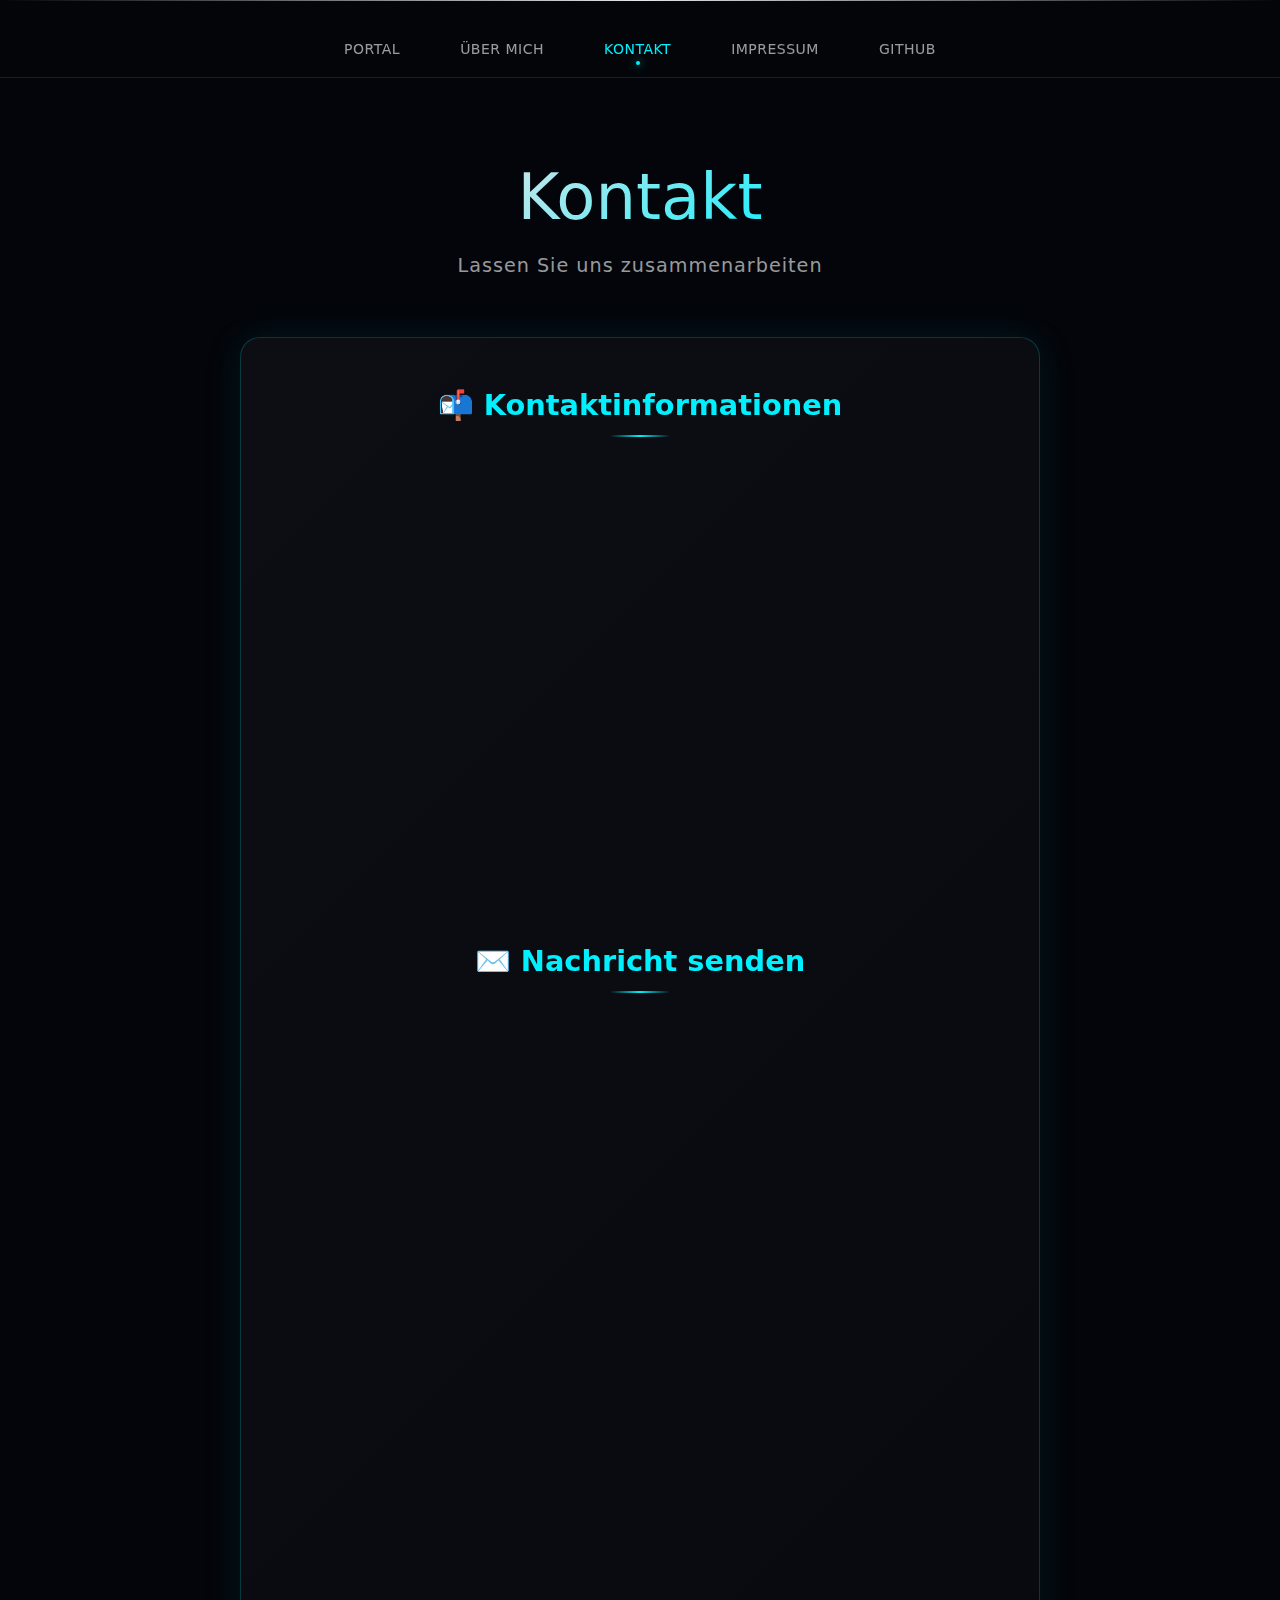
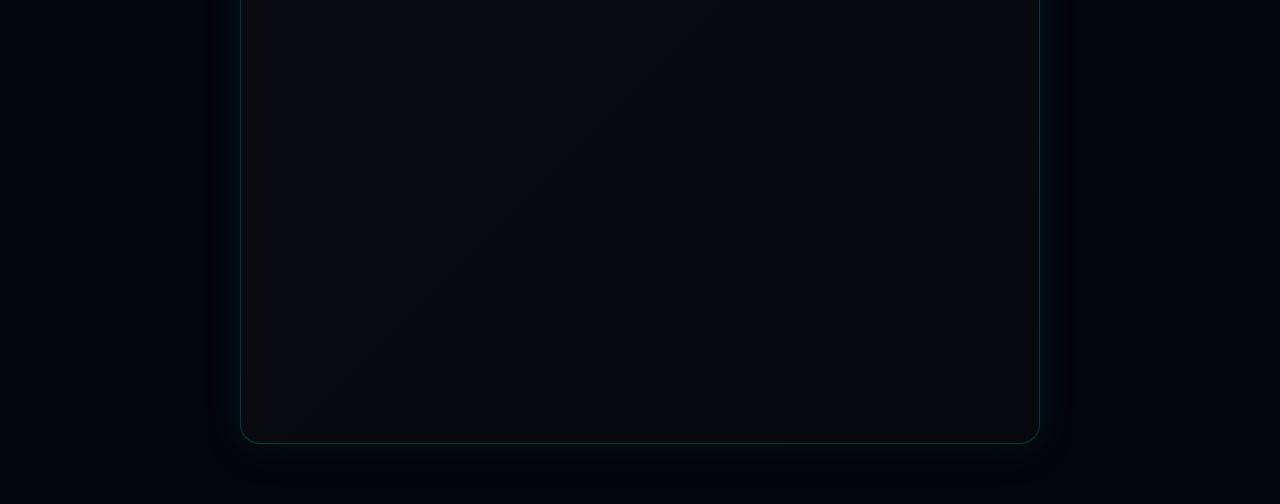
<file: pages/contact.html>
<!DOCTYPE html>
<html lang="de">
<head>
    <meta charset="UTF-8">
    <meta name="viewport" content="width=device-width, initial-scale=1.0">
    <title>Kontakt - Patrick</title>
    <style>
        /* ====================================================================
                               KONTAKT - ELEGANTES DESIGN
           ====================================================================
           Kombiniert das minimalistische Design der About-Seite mit dem
           Glasmorphism-Stil des Impressums
           ==================================================================== */

        :root {
            --bg-dark: #03050a;
            --bg-secondary: #0a0f1a;
            --accent-white: rgba(255,255,255,0.9);
            --accent-dim: rgba(255,255,255,0.6);
            --accent-subtle: rgba(255,255,255,0.3);
            --neon-cyan: #00f0ff;
            --neon-2: #9b00ff;
            --glass: rgba(255,255,255,0.04);
            --border-subtle: rgba(255,255,255,0.1);
        }

        * {
            margin: 0;
            padding: 0;
            box-sizing: border-box;
        }

        body {
            background: var(--bg-dark);
            font-family: 'Inter', system-ui, -apple-system, 'Segoe UI', Roboto;
            color: var(--accent-white);
            overflow-x: hidden;
            min-height: 100vh;
        }

        /* ====================================================================
                                   MINIMALISTISCHER HEADER
           ====================================================================
           Identisch zur About-Seite für Konsistenz
           ==================================================================== */

        .header {
            position: fixed;
            top: 0;
            left: 0;
            right: 0;
            z-index: 1000;
            background: rgba(3, 5, 10, 0.95);
            -webkit-backdrop-filter: blur(10px);
            backdrop-filter: blur(10px);
            border-bottom: 1px solid var(--border-subtle);
        }

        .header-line {
            width: 100%;
            height: 1px;
            background: linear-gradient(90deg, transparent, var(--accent-white), transparent);
            margin-bottom: 20px;
        }

        .nav-menu {
            display: flex;
            justify-content: center;
            align-items: center;
            padding: 20px 40px;
            gap: 60px;
        }

        .nav-item {
            color: var(--accent-dim);
            text-decoration: none;
            font-size: 14px;
            font-weight: 400;
            letter-spacing: 0.5px;
            transition: all 0.3s ease;
            position: relative;
            text-transform: uppercase;
        }

        .nav-item:hover {
            color: var(--accent-white);
        }

        .nav-item.active {
            color: var(--neon-cyan);
        }

        .nav-item.active::after {
            content: '';
            position: absolute;
            bottom: -8px;
            left: 50%;
            transform: translateX(-50%);
            width: 4px;
            height: 4px;
            background: var(--neon-cyan);
            border-radius: 50%;
            box-shadow: 0 0 10px var(--neon-cyan);
        }

        /* ====================================================================
                                   MAIN CONTENT AREA
           ====================================================================
           Kombiniert About-Stil mit Impressum-Glasmorphism
           ==================================================================== */

        .main-content {
            margin-top: 100px;
            padding: 60px 40px;
            max-width: 1000px;
            margin-left: auto;
            margin-right: auto;
            display: flex;
            flex-direction: column;
            align-items: center;
        }

        .hero-section {
            text-align: center;
            margin-bottom: 60px;
        }

        .hero-title {
            font-size: clamp(2.5rem, 5vw, 4rem);
            font-weight: 300;
            margin-bottom: 20px;
            background: linear-gradient(135deg, var(--accent-white), var(--neon-cyan));
            -webkit-background-clip: text;
            -webkit-text-fill-color: transparent;
            background-clip: text;
        }

        .hero-subtitle {
            font-size: 1.2rem;
            color: var(--accent-dim);
            font-weight: 300;
            letter-spacing: 1px;
        }

        /* ====================================================================
                                   CONTACT CONTAINER
           ====================================================================
           Glasmorphism-Container ähnlich dem Impressum
           ==================================================================== */

        .contact-container {
            width: 100%;
            max-width: 800px;
            background: linear-gradient(135deg, var(--glass), rgba(255,255,255,0.02));
            -webkit-backdrop-filter: blur(15px);
            backdrop-filter: blur(15px);
            border: 1px solid rgba(0, 240, 255, 0.2);
            border-radius: 20px;
            padding: 50px;
            box-shadow: 
                0 8px 32px rgba(0, 0, 0, 0.3),
                0 0 40px rgba(0, 240, 255, 0.1);
            animation: fadeInUp 0.8s ease-out;
            position: relative;
            overflow: hidden;
        }

        .contact-container::before {
            content: '';
            position: absolute;
            top: 0;
            left: -100%;
            width: 100%;
            height: 1px;
            background: linear-gradient(90deg, transparent, var(--neon-cyan), transparent);
            animation: slideIn 2s ease-out 0.5s forwards;
        }

        @keyframes fadeInUp {
            from {
                opacity: 0;
                transform: translateY(30px);
            }
            to {
                opacity: 1;
                transform: translateY(0);
            }
        }

        @keyframes slideIn {
            to {
                left: 100%;
            }
        }

        /* ====================================================================
                                   CONTACT SECTIONS
           ====================================================================
           Verschiedene Kontakt-Bereiche
           ==================================================================== */

        .contact-section {
            margin-bottom: 40px;
        }

        .contact-section:last-child {
            margin-bottom: 0;
        }

        .section-title {
            font-size: 1.8rem;
            color: var(--neon-cyan);
            margin-bottom: 25px;
            text-align: center;
            position: relative;
            padding-bottom: 15px;
        }

        .section-title::after {
            content: '';
            position: absolute;
            bottom: 0;
            left: 50%;
            transform: translateX(-50%);
            width: 60px;
            height: 2px;
            background: linear-gradient(90deg, transparent, var(--neon-cyan), transparent);
        }

        /* ====================================================================
                                   CONTACT CARDS
           ====================================================================
           Elegant gestaltete Kontakt-Karten
           ==================================================================== */

        .contact-grid {
            display: grid;
            grid-template-columns: repeat(auto-fit, minmax(250px, 1fr));
            gap: 25px;
            margin-bottom: 50px;
        }

        .contact-card {
            background: linear-gradient(135deg, rgba(255,255,255,0.08), rgba(255,255,255,0.02));
            border: 1px solid var(--border-subtle);
            border-radius: 15px;
            padding: 30px 25px;
            text-align: center;
            transition: all 0.4s ease;
            position: relative;
            overflow: hidden;
        }

        .contact-card::before {
            content: '';
            position: absolute;
            top: 0;
            left: -100%;
            width: 100%;
            height: 100%;
            background: linear-gradient(90deg, transparent, rgba(0, 240, 255, 0.05), transparent);
            transition: left 0.6s ease;
        }

        .contact-card:hover::before {
            left: 100%;
        }

        .contact-card:hover {
            border-color: rgba(0, 240, 255, 0.4);
            transform: translateY(-5px);
            box-shadow: 0 15px 35px rgba(0, 240, 255, 0.15);
        }

        .contact-icon {
            font-size: 2.5rem;
            margin-bottom: 20px;
            display: block;
            filter: drop-shadow(0 0 10px rgba(0, 240, 255, 0.3));
        }

        .contact-title {
            font-size: 1.2rem;
            color: var(--accent-white);
            margin-bottom: 15px;
            font-weight: 500;
        }

        .contact-info {
            color: var(--accent-dim);
            font-size: 0.95rem;
            line-height: 1.6;
        }

        .contact-link {
            color: var(--neon-cyan);
            text-decoration: none;
            transition: all 0.3s ease;
            word-break: break-all;
            display: inline-block;
        }

        .contact-link:hover {
            color: #66ffff;
            text-shadow: 0 0 8px rgba(0, 240, 255, 0.6);
            transform: scale(1.05);
        }

        /* ====================================================================
                                   CONTACT FORM
           ====================================================================
           Elegantes Kontaktformular
           ==================================================================== */

        .contact-form {
            background: linear-gradient(135deg, rgba(255,255,255,0.05), rgba(255,255,255,0.02));
            border: 1px solid var(--border-subtle);
            border-radius: 15px;
            padding: 40px;
            margin-top: 30px;
        }

        .form-group {
            margin-bottom: 25px;
        }

        .form-label {
            display: block;
            color: var(--accent-white);
            font-size: 0.9rem;
            margin-bottom: 8px;
            font-weight: 500;
        }

        .form-input,
        .form-textarea {
            width: 100%;
            padding: 15px 20px;
            background: rgba(255,255,255,0.05);
            border: 1px solid var(--border-subtle);
            border-radius: 10px;
            color: var(--accent-white);
            font-size: 0.95rem;
            transition: all 0.3s ease;
            resize: vertical;
        }

        .form-input:focus,
        .form-textarea:focus {
            outline: none;
            border-color: var(--neon-cyan);
            box-shadow: 0 0 15px rgba(0, 240, 255, 0.2);
            background: rgba(255,255,255,0.08);
        }

        .form-textarea {
            min-height: 120px;
            font-family: inherit;
        }

        .form-button {
            background: linear-gradient(135deg, var(--neon-cyan), var(--neon-2));
            color: white;
            border: none;
            padding: 15px 40px;
            border-radius: 10px;
            font-size: 1rem;
            font-weight: 500;
            cursor: pointer;
            transition: all 0.3s ease;
            text-transform: uppercase;
            letter-spacing: 1px;
            box-shadow: 0 5px 20px rgba(0, 240, 255, 0.3);
        }

        .form-button:hover {
            transform: translateY(-2px);
            box-shadow: 0 8px 25px rgba(0, 240, 255, 0.4);
        }

        .form-button:active {
            transform: translateY(0);
        }

        /* ====================================================================
                                   SOCIAL MEDIA SECTION
           ====================================================================
           Social Media Links mit Hover-Effekten
           ==================================================================== */

        .social-section {
            text-align: center;
            margin-top: 50px;
        }

        .social-links {
            display: flex;
            justify-content: center;
            gap: 20px;
            margin-top: 25px;
        }

        .social-link {
            display: flex;
            align-items: center;
            justify-content: center;
            width: 60px;
            height: 60px;
            background: linear-gradient(135deg, rgba(255,255,255,0.1), rgba(255,255,255,0.05));
            border: 1px solid var(--border-subtle);
            border-radius: 50%;
            color: var(--accent-white);
            font-size: 1.5rem;
            text-decoration: none;
            transition: all 0.4s ease;
            position: relative;
            overflow: hidden;
        }

        .social-link::before {
            content: '';
            position: absolute;
            top: 50%;
            left: 50%;
            width: 0;
            height: 0;
            background: radial-gradient(circle, rgba(0, 240, 255, 0.2), transparent);
            transition: all 0.4s ease;
            border-radius: 50%;
            transform: translate(-50%, -50%);
        }

        .social-link:hover::before {
            width: 100px;
            height: 100px;
        }

        .social-link:hover {
            border-color: var(--neon-cyan);
            transform: translateY(-5px) scale(1.1);
            box-shadow: 0 10px 25px rgba(0, 240, 255, 0.3);
        }

        .availability-info {
            text-align: center;
            line-height: 1.8;
        }

        /* ====================================================================
                                   RESPONSIVE DESIGN
           ====================================================================
           Mobile Optimierung
           ==================================================================== */

        @media (max-width: 768px) {
            .main-content {
                padding: 40px 20px;
                margin-top: 80px;
            }

            .contact-container {
                padding: 30px 25px;
                margin: 0 10px;
            }

            .nav-menu {
                gap: 30px;
                padding: 15px 20px;
            }

            .hero-title {
                font-size: 2.5rem;
            }

            .contact-grid {
                grid-template-columns: 1fr;
                gap: 20px;
            }

            .social-links {
                gap: 15px;
            }

            .social-link {
                width: 50px;
                height: 50px;
                font-size: 1.2rem;
            }
        }

        @media (max-width: 480px) {
            .contact-container {
                padding: 25px 20px;
                margin: 0 5px;
            }

            .form-button {
                width: 100%;
                padding: 18px;
            }

            .nav-menu {
                gap: 20px;
                flex-wrap: wrap;
            }
        }

        /* ====================================================================
                                   FADE-IN ANIMATIONEN
           ====================================================================
           Smooth Entrance-Effekte
           ==================================================================== */

        .fade-in {
            opacity: 0;
            transform: translateY(20px);
            animation: fadeInElement 0.8s ease-out forwards;
        }

        .fade-in-delay-1 { animation-delay: 0.2s; }
        .fade-in-delay-2 { animation-delay: 0.4s; }
        .fade-in-delay-3 { animation-delay: 0.6s; }

        @keyframes fadeInElement {
            to {
                opacity: 1;
                transform: translateY(0);
            }
        }
    </style>
</head>
<body>
    <!-- Header Navigation - identisch zur About-Seite -->
    <header class="header">
        <div class="header-line"></div>
        <nav class="nav-menu">
            <a href="../index.html" class="nav-item">Portal</a>
            <a href="about.html" class="nav-item">Über Mich</a>
            <a href="#" class="nav-item active">Kontakt</a>
            <a href="impressum.html" class="nav-item">Impressum</a>
            <a href="https://github.com/patrickwwewe" target="_blank" rel="noopener" class="nav-item">GitHub</a>
        </nav>
    </header>

    <!-- Main Content -->
    <main class="main-content">
        <!-- Hero Section -->
        <section class="hero-section">
            <h1 class="hero-title">Kontakt</h1>
            <p class="hero-subtitle">Lassen Sie uns zusammenarbeiten</p>
        </section>

        <!-- Contact Container -->
        <div class="contact-container">
            <!-- Contact Information -->
            <section class="contact-section">
                <h2 class="section-title">📬 Kontaktinformationen</h2>
                <div class="contact-grid">
                    <div class="contact-card fade-in fade-in-delay-1">
                        <span class="contact-icon">📧</span>
                        <h3 class="contact-title">E-Mail</h3>
                        <div class="contact-info">
                            <a href="mailto:patrick.mobil@gmx.at" class="contact-link">
                                patrick.mobil@gmx.at
                            </a>
                        </div>
                    </div>

                    <div class="contact-card fade-in fade-in-delay-2">
                        <span class="contact-icon">📱</span>
                        <h3 class="contact-title">Telefon</h3>
                        <div class="contact-info">
                            <a href="tel:+4367762556873" class="contact-link">
                                +43 677 625 568 73
                            </a>
                        </div>
                    </div>

                    <div class="contact-card fade-in fade-in-delay-3">
                        <span class="contact-icon">📍</span>
                        <h3 class="contact-title">Standort</h3>
                        <div class="contact-info">
                            Traberg, Österreich<br>
                            <small>Verfügbar für Remote-Arbeit</small>
                        </div>
                    </div>
                </div>
            </section>

            <!-- Contact Form -->
            <section class="contact-section">
                <h2 class="section-title">✉️ Nachricht senden</h2>
                <form class="contact-form fade-in fade-in-delay-1" action="#" method="post">
                    <div class="form-group">
                        <label for="name" class="form-label">Name *</label>
                        <input type="text" id="name" name="name" class="form-input" required 
                               placeholder="Ihr vollständiger Name">
                    </div>

                    <div class="form-group">
                        <label for="email" class="form-label">E-Mail *</label>
                        <input type="email" id="email" name="email" class="form-input" required 
                               placeholder="ihre.email@beispiel.com">
                    </div>

                    <div class="form-group">
                        <label for="subject" class="form-label">Betreff</label>
                        <input type="text" id="subject" name="subject" class="form-input" 
                               placeholder="Worum geht es?">
                    </div>

                    <div class="form-group">
                        <label for="message" class="form-label">Nachricht *</label>
                        <textarea id="message" name="message" class="form-textarea" required 
                                  placeholder="Ihre Nachricht..."></textarea>
                    </div>

                    <button type="submit" class="form-button">
                        Nachricht Senden
                    </button>
                </form>
            </section>

            <!-- Social Media -->
            <section class="social-section fade-in fade-in-delay-2">
                <h2 class="section-title">🌐 Social Media</h2>
                <div class="social-links">
                    <a href="https://github.com/patrickwwewe" target="_blank" rel="noopener" 
                       class="social-link" title="GitHub">
                        🐱
                    </a>
                    <a href="https://linkedin.com/in/patrick-eder" target="_blank" rel="noopener" 
                       class="social-link" title="LinkedIn">
                        💼
                    </a>
                    <a href="mailto:patrick.mobil@gmx.at" class="social-link" title="E-Mail">
                        📧
                    </a>
                </div>
            </section>

            <!-- Professional Info -->
            <section class="contact-section fade-in fade-in-delay-3">
                <h2 class="section-title">💼 Verfügbarkeit</h2>
                <div class="availability-info">
                    <p><strong>🕒 Antwortzeit:</strong> Innerhalb von 24 Stunden</p>
                    <p><strong>💻 Remote-Arbeit:</strong> Verfügbar</p>
                    <p><strong>🌍 Sprachen:</strong> Deutsch (Muttersprache), Englisch (Fließend)</p>
                    <p><strong>🔧 Spezialisierung:</strong> Full-Stack Development, IT-Security, 3D-Entwicklung</p>
                </div>
            </section>
        </div>
    </main>

    <script>
        // Smooth scroll für Links
        document.querySelectorAll('a[href^="#"]').forEach(anchor => {
            anchor.addEventListener('click', function (e) {
                e.preventDefault();
                document.querySelector(this.getAttribute('href')).scrollIntoView({
                    behavior: 'smooth'
                });
            });
        });

        // Form handling (placeholder)
        document.querySelector('.contact-form').addEventListener('submit', function(e) {
            e.preventDefault();
            alert('Vielen Dank für Ihre Nachricht! Das Formular ist noch nicht vollständig implementiert.');
        });

        // Intersection Observer für Animationen
        const observerOptions = {
            threshold: 0.1,
            rootMargin: '0px 0px -50px 0px'
        };

        const observer = new IntersectionObserver(function(entries) {
            entries.forEach(entry => {
                if (entry.isIntersecting) {
                    entry.target.style.animationPlayState = 'running';
                }
            });
        }, observerOptions);

        // Alle fade-in Elemente beobachten
        document.querySelectorAll('.fade-in').forEach(el => {
            el.style.animationPlayState = 'paused';
            observer.observe(el);
        });
    </script>
</body>
</html>
</file>
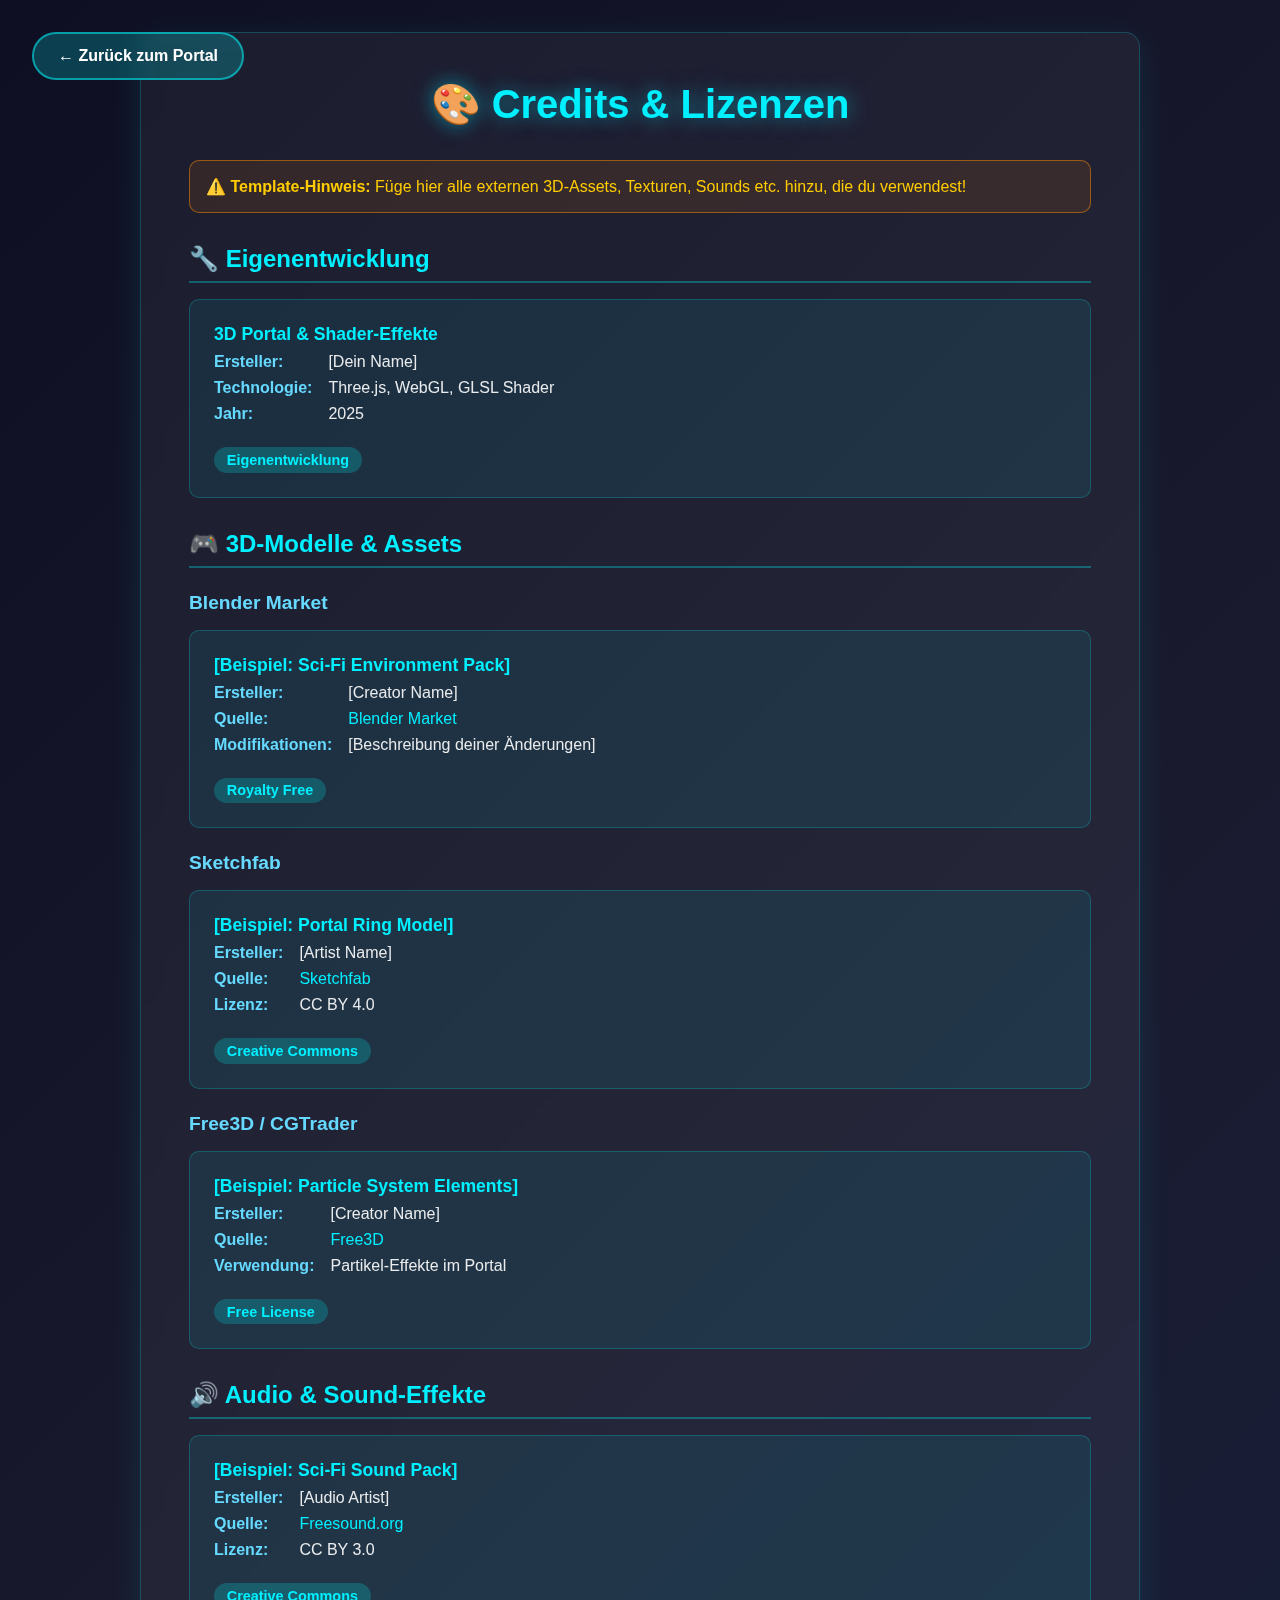
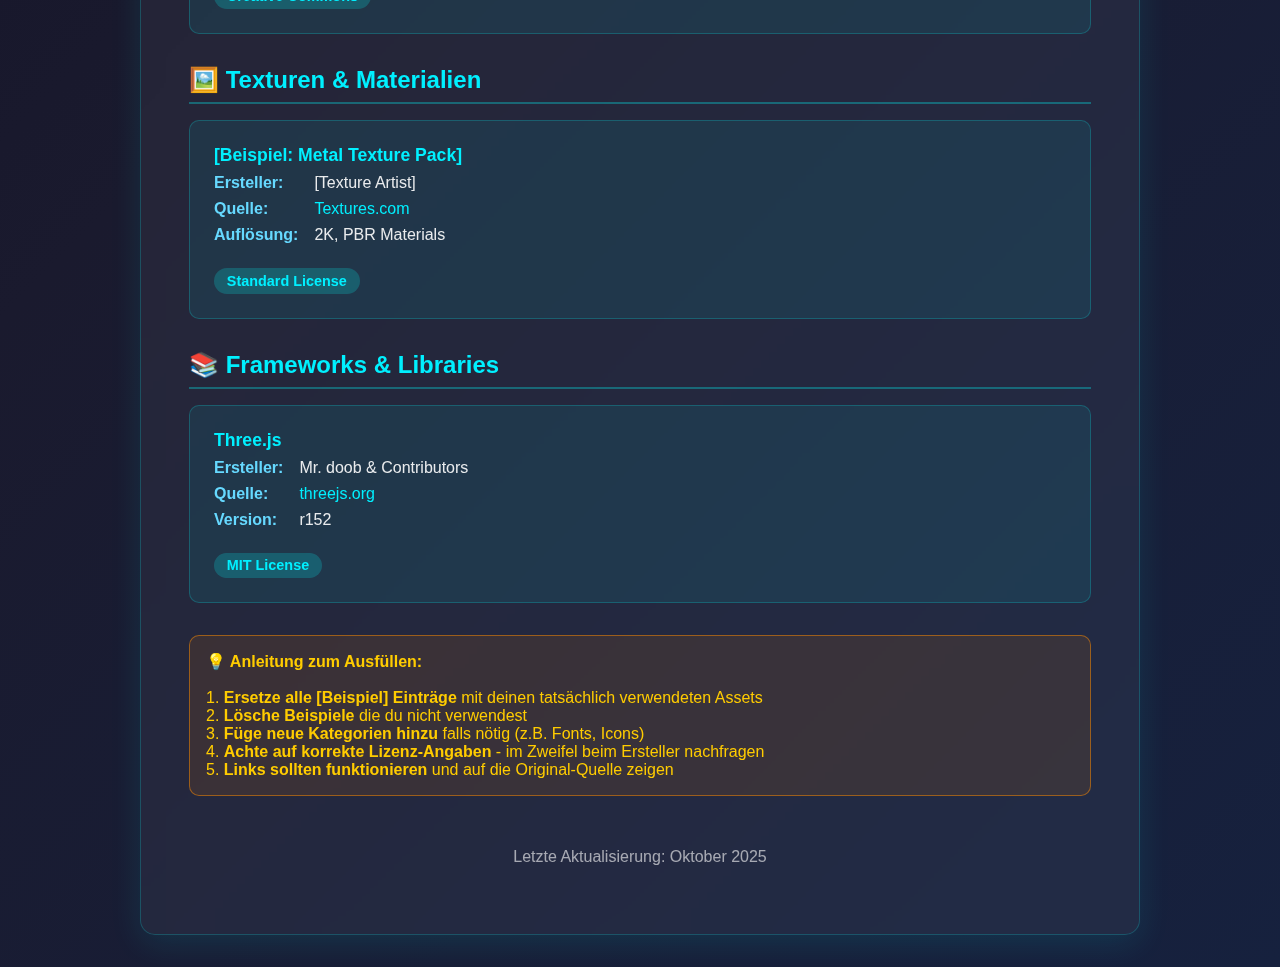
<file: pages/credits.html>
<!DOCTYPE html>
<html lang="de">
<head>
    <meta charset="UTF-8">
    <meta name="viewport" content="width=device-width, initial-scale=1.0">
    <title>Credits & Lizenzen - Portfolio</title>
    <style>
        * {
            margin: 0;
            padding: 0;
            box-sizing: border-box;
        }

        body {
            font-family: 'Segoe UI', Tahoma, Geneva, Verdana, sans-serif;
            background: linear-gradient(135deg, #0f0f23 0%, #1a1a2e 50%, #16213e 100%);
            color: #ffffff;
            min-height: 100vh;
            display: flex;
            flex-direction: column;
            align-items: center;
            padding: 2rem;
        }

        .container {
            max-width: 1000px;
            width: 100%;
            background: rgba(255, 255, 255, 0.05);
            backdrop-filter: blur(10px);
            -webkit-backdrop-filter: blur(10px);
            border: 1px solid rgba(0, 255, 255, 0.2);
            border-radius: 15px;
            padding: 3rem;
            box-shadow: 0 8px 32px rgba(0, 255, 255, 0.1);
            animation: fadeIn 0.8s ease-out;
        }

        @keyframes fadeIn {
            from {
                opacity: 0;
                transform: translateY(20px);
            }
            to {
                opacity: 1;
                transform: translateY(0);
            }
        }

        h1 {
            color: #00f0ff;
            font-size: 2.5rem;
            margin-bottom: 2rem;
            text-align: center;
            text-shadow: 0 0 20px rgba(0, 240, 255, 0.5);
        }

        h2 {
            color: #00f0ff;
            font-size: 1.5rem;
            margin: 2rem 0 1rem 0;
            border-bottom: 2px solid rgba(0, 255, 255, 0.3);
            padding-bottom: 0.5rem;
        }

        h3 {
            color: #66d9ff;
            font-size: 1.2rem;
            margin: 1.5rem 0 0.5rem 0;
        }

        p {
            line-height: 1.6;
            margin-bottom: 1rem;
            color: rgba(255, 255, 255, 0.9);
        }

        .asset-card {
            background: rgba(0, 255, 255, 0.08);
            border: 1px solid rgba(0, 255, 255, 0.2);
            border-radius: 10px;
            padding: 1.5rem;
            margin: 1rem 0;
            transition: all 0.3s ease;
        }

        .asset-card:hover {
            background: rgba(0, 255, 255, 0.12);
            border-color: rgba(0, 255, 255, 0.4);
            transform: translateY(-2px);
        }

        .asset-title {
            color: #00f0ff;
            font-weight: bold;
            font-size: 1.1rem;
            margin-bottom: 0.5rem;
        }

        .asset-info {
            display: grid;
            grid-template-columns: auto 1fr;
            gap: 0.5rem 1rem;
            margin-bottom: 1rem;
        }

        .asset-label {
            color: #66d9ff;
            font-weight: bold;
        }

        .asset-value {
            color: rgba(255, 255, 255, 0.9);
        }

        .asset-link {
            color: #00f0ff;
            text-decoration: none;
            transition: color 0.3s ease;
        }

        .asset-link:hover {
            color: #66d9ff;
            text-decoration: underline;
        }

        .license-badge {
            display: inline-block;
            background: rgba(0, 255, 255, 0.2);
            color: #00f0ff;
            padding: 0.3rem 0.8rem;
            border-radius: 15px;
            font-size: 0.9rem;
            font-weight: bold;
            margin-top: 0.5rem;
        }

        .back-button {
            position: fixed;
            top: 2rem;
            left: 2rem;
            background: rgba(0, 255, 255, 0.2);
            border: 2px solid rgba(0, 255, 255, 0.5);
            color: #ffffff;
            padding: 0.8rem 1.5rem;
            border-radius: 25px;
            text-decoration: none;
            font-weight: bold;
            transition: all 0.3s ease;
            backdrop-filter: blur(10px);
            -webkit-backdrop-filter: blur(10px);
            z-index: 1000;
        }

        .back-button:hover {
            background: rgba(0, 255, 255, 0.3);
            border-color: rgba(0, 255, 255, 0.8);
            transform: translateY(-2px);
            box-shadow: 0 5px 15px rgba(0, 255, 255, 0.3);
        }

        .template-info {
            background: rgba(255, 140, 0, 0.1);
            border: 1px solid rgba(255, 140, 0, 0.5);
            border-radius: 10px;
            padding: 1rem;
            margin: 2rem 0;
            color: #ffcc00;
        }

        @media (max-width: 768px) {
            .container {
                padding: 2rem;
                margin: 1rem;
            }
            
            h1 {
                font-size: 2rem;
            }
            
            .back-button {
                top: 1rem;
                left: 1rem;
                padding: 0.6rem 1rem;
            }

            .asset-info {
                grid-template-columns: 1fr;
                gap: 0.3rem;
            }
        }
    </style>
</head>
<body>
    <a href="../index.html" class="back-button">← Zurück zum Portal</a>
    
    <div class="container">
        <h1>🎨 Credits & Lizenzen</h1>
        
        <div class="template-info">
            ⚠️ <strong>Template-Hinweis:</strong> Füge hier alle externen 3D-Assets, Texturen, Sounds etc. hinzu, die du verwendest!
        </div>

        <h2>🔧 Eigenentwicklung</h2>
        <div class="asset-card">
            <div class="asset-title">3D Portal & Shader-Effekte</div>
            <div class="asset-info">
                <span class="asset-label">Ersteller:</span>
                <span class="asset-value">[Dein Name]</span>
                <span class="asset-label">Technologie:</span>
                <span class="asset-value">Three.js, WebGL, GLSL Shader</span>
                <span class="asset-label">Jahr:</span>
                <span class="asset-value">2025</span>
            </div>
            <div class="license-badge">Eigenentwicklung</div>
        </div>

        <h2>🎮 3D-Modelle & Assets</h2>
        
        <h3>Blender Market</h3>
        <div class="asset-card">
            <div class="asset-title">[Beispiel: Sci-Fi Environment Pack]</div>
            <div class="asset-info">
                <span class="asset-label">Ersteller:</span>
                <span class="asset-value">[Creator Name]</span>
                <span class="asset-label">Quelle:</span>
                <span class="asset-value"><a href="[URL]" target="_blank" rel="noopener" class="asset-link">Blender Market</a></span>
                <span class="asset-label">Modifikationen:</span>
                <span class="asset-value">[Beschreibung deiner Änderungen]</span>
            </div>
            <div class="license-badge">Royalty Free</div>
        </div>

        <h3>Sketchfab</h3>
        <div class="asset-card">
            <div class="asset-title">[Beispiel: Portal Ring Model]</div>
            <div class="asset-info">
                <span class="asset-label">Ersteller:</span>
                <span class="asset-value">[Artist Name]</span>
                <span class="asset-label">Quelle:</span>
                <span class="asset-value"><a href="[URL]" target="_blank" rel="noopener" class="asset-link">Sketchfab</a></span>
                <span class="asset-label">Lizenz:</span>
                <span class="asset-value">CC BY 4.0</span>
            </div>
            <div class="license-badge">Creative Commons</div>
        </div>

        <h3>Free3D / CGTrader</h3>
        <div class="asset-card">
            <div class="asset-title">[Beispiel: Particle System Elements]</div>
            <div class="asset-info">
                <span class="asset-label">Ersteller:</span>
                <span class="asset-value">[Creator Name]</span>
                <span class="asset-label">Quelle:</span>
                <span class="asset-value"><a href="[URL]" target="_blank" rel="noopener" class="asset-link">Free3D</a></span>
                <span class="asset-label">Verwendung:</span>
                <span class="asset-value">Partikel-Effekte im Portal</span>
            </div>
            <div class="license-badge">Free License</div>
        </div>

        <h2>🔊 Audio & Sound-Effekte</h2>
        <div class="asset-card">
            <div class="asset-title">[Beispiel: Sci-Fi Sound Pack]</div>
            <div class="asset-info">
                <span class="asset-label">Ersteller:</span>
                <span class="asset-value">[Audio Artist]</span>
                <span class="asset-label">Quelle:</span>
                <span class="asset-value"><a href="[URL]" target="_blank" rel="noopener" class="asset-link">Freesound.org</a></span>
                <span class="asset-label">Lizenz:</span>
                <span class="asset-value">CC BY 3.0</span>
            </div>
            <div class="license-badge">Creative Commons</div>
        </div>

        <h2>🖼️ Texturen & Materialien</h2>
        <div class="asset-card">
            <div class="asset-title">[Beispiel: Metal Texture Pack]</div>
            <div class="asset-info">
                <span class="asset-label">Ersteller:</span>
                <span class="asset-value">[Texture Artist]</span>
                <span class="asset-label">Quelle:</span>
                <span class="asset-value"><a href="[URL]" target="_blank" rel="noopener" class="asset-link">Textures.com</a></span>
                <span class="asset-label">Auflösung:</span>
                <span class="asset-value">2K, PBR Materials</span>
            </div>
            <div class="license-badge">Standard License</div>
        </div>

        <h2>📚 Frameworks & Libraries</h2>
        <div class="asset-card">
            <div class="asset-title">Three.js</div>
            <div class="asset-info">
                <span class="asset-label">Ersteller:</span>
                <span class="asset-value">Mr. doob & Contributors</span>
                <span class="asset-label">Quelle:</span>
                <span class="asset-value"><a href="https://threejs.org" target="_blank" rel="noopener" class="asset-link">threejs.org</a></span>
                <span class="asset-label">Version:</span>
                <span class="asset-value">r152</span>
            </div>
            <div class="license-badge">MIT License</div>
        </div>

        <div class="template-info">
            <strong>💡 Anleitung zum Ausfüllen:</strong><br><br>
            1. <strong>Ersetze alle [Beispiel] Einträge</strong> mit deinen tatsächlich verwendeten Assets<br>
            2. <strong>Lösche Beispiele</strong> die du nicht verwendest<br>
            3. <strong>Füge neue Kategorien hinzu</strong> falls nötig (z.B. Fonts, Icons)<br>
            4. <strong>Achte auf korrekte Lizenz-Angaben</strong> - im Zweifel beim Ersteller nachfragen<br>
            5. <strong>Links sollten funktionieren</strong> und auf die Original-Quelle zeigen
        </div>

        <p style="text-align: center; margin-top: 3rem; color: rgba(255, 255, 255, 0.6);">
            Letzte Aktualisierung: Oktober 2025
        </p>
    </div>
</body>
</html>
</file>
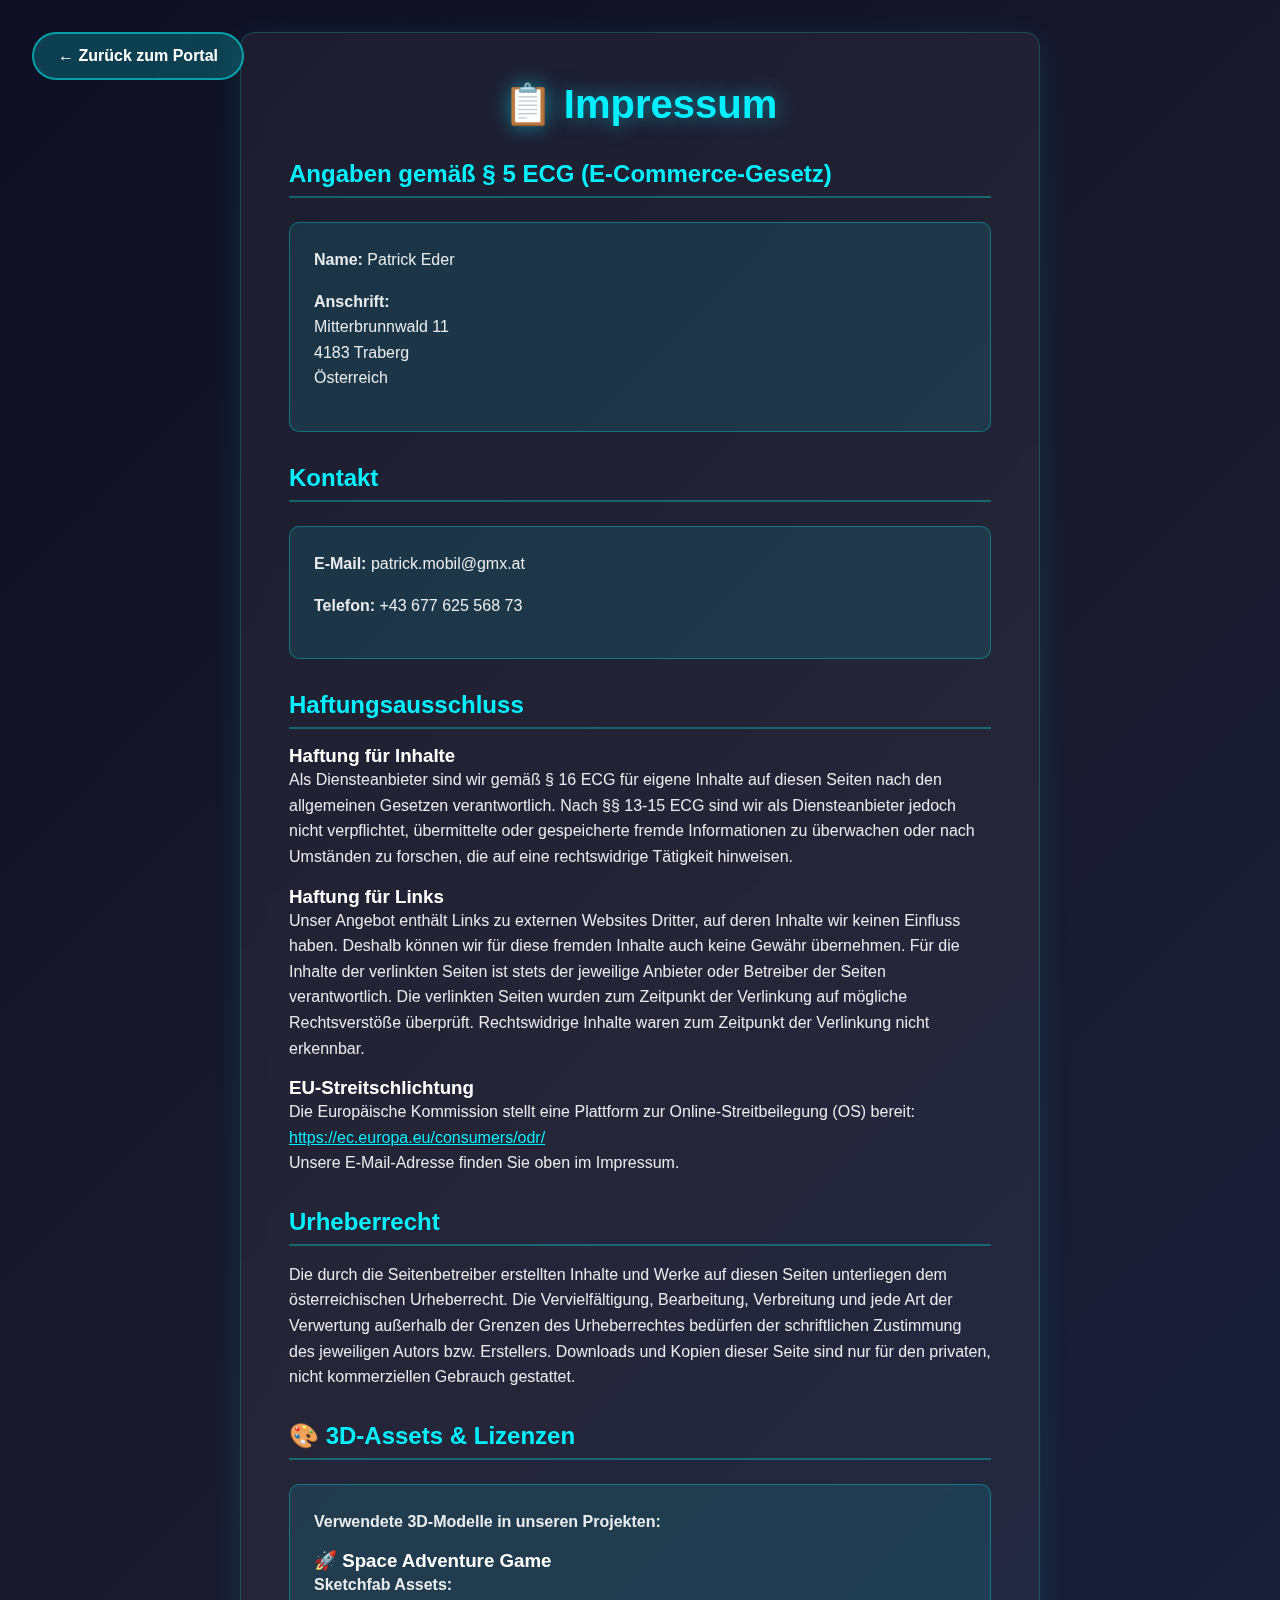
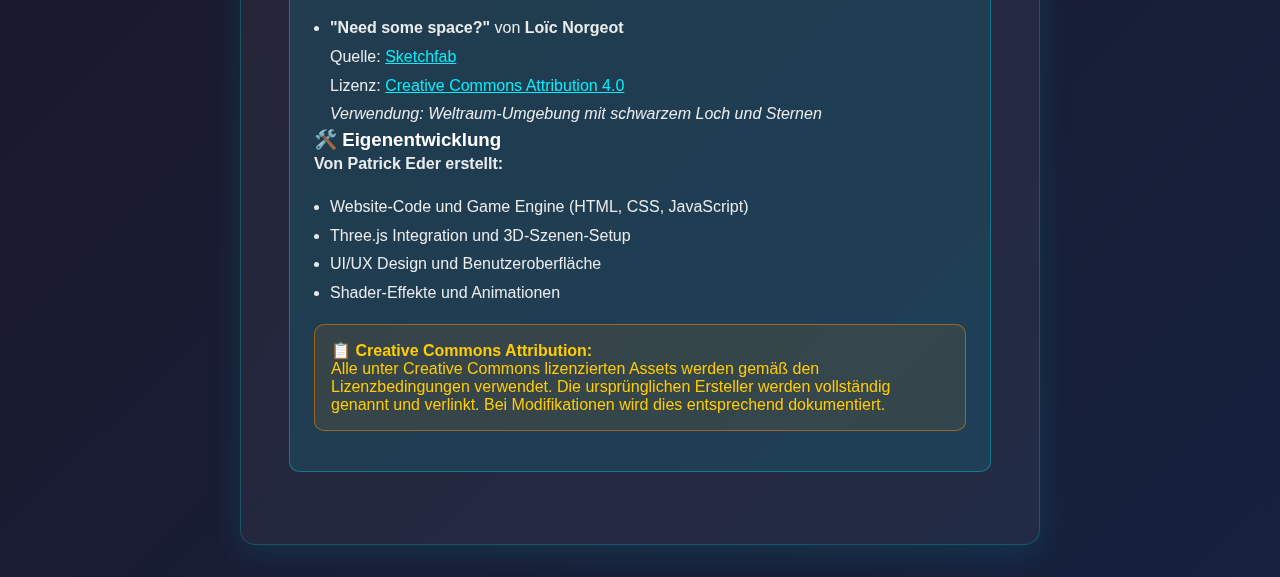
<file: pages/impressum.html>
<!DOCTYPE html>
<html lang="de">
<head>
    <meta charset="UTF-8">
    <meta name="viewport" content="width=device-width, initial-scale=1.0">
    <title>Impressum - Portfolio</title>
    <style>
        * {
            margin: 0;
            padding: 0;
            box-sizing: border-box;
        }

        body {
            font-family: 'Segoe UI', Tahoma, Geneva, Verdana, sans-serif;
            background: linear-gradient(135deg, #0f0f23 0%, #1a1a2e 50%, #16213e 100%);
            color: #ffffff;
            min-height: 100vh;
            display: flex;
            flex-direction: column;
            align-items: center;
            padding: 2rem;
        }

        .container {
            max-width: 800px;
            width: 100%;
            background: rgba(255, 255, 255, 0.05);
            backdrop-filter: blur(10px);
            border: 1px solid rgba(0, 255, 255, 0.2);
            border-radius: 15px;
            padding: 3rem;
            box-shadow: 0 8px 32px rgba(0, 255, 255, 0.1);
            animation: fadeIn 0.8s ease-out;
        }

        @keyframes fadeIn {
            from {
                opacity: 0;
                transform: translateY(20px);
            }
            to {
                opacity: 1;
                transform: translateY(0);
            }
        }

        h1 {
            color: #00f0ff;
            font-size: 2.5rem;
            margin-bottom: 2rem;
            text-align: center;
            text-shadow: 0 0 20px rgba(0, 240, 255, 0.5);
        }

        h2 {
            color: #00f0ff;
            font-size: 1.5rem;
            margin: 2rem 0 1rem 0;
            border-bottom: 2px solid rgba(0, 255, 255, 0.3);
            padding-bottom: 0.5rem;
        }

        p {
            line-height: 1.6;
            margin-bottom: 1rem;
            color: rgba(255, 255, 255, 0.9);
        }

        /* Link-Styling mit Overflow-Schutz */
        a {
            color: #00f0ff;
            text-decoration: underline;
            word-break: break-all; /* Bricht lange URLs um */
            overflow-wrap: break-word; /* Alternative für bessere Browser-Unterstützung */
            hyphens: auto; /* Automatische Worttrennungen */
            display: inline-block;
            max-width: 100%; /* Nie breiter als Container */
        }

        a:hover {
            color: #66ffff;
            text-shadow: 0 0 5px rgba(0, 240, 255, 0.5);
        }

        /* Listen-Styling */
        ul {
            margin-left: 1rem;
            color: rgba(255, 255, 255, 0.9);
            line-height: 1.8;
        }

        /* Verbesserte mobile Unterstützung für sehr schmale Bildschirme */
        @media (max-width: 480px) {
            .container {
                padding: 1rem;
                margin: 0.5rem;
            }
            
            h1 {
                font-size: 1.8rem;
            }
            
            /* Noch aggressiverer Text-Umbruch auf sehr kleinen Bildschirmen */
            a {
                word-break: break-all;
                line-height: 1.4;
                font-size: 0.9rem; /* Kleinere Schrift für bessere Platznutzung */
            }
            
            p {
                font-size: 0.9rem;
            }
        }

        .info-box {
            background: rgba(0, 255, 255, 0.1);
            border: 1px solid rgba(0, 255, 255, 0.3);
            border-radius: 10px;
            padding: 1.5rem;
            margin: 1.5rem 0;
        }

        .back-button {
            position: fixed;
            top: 2rem;
            left: 2rem;
            background: rgba(0, 255, 255, 0.2);
            border: 2px solid rgba(0, 255, 255, 0.5);
            color: #ffffff;
            padding: 0.8rem 1.5rem;
            border-radius: 25px;
            text-decoration: none;
            font-weight: bold;
            transition: all 0.3s ease;
            backdrop-filter: blur(10px);
            z-index: 1000;
        }

        .back-button:hover {
            background: rgba(0, 255, 255, 0.3);
            border-color: rgba(0, 255, 255, 0.8);
            transform: translateY(-2px);
            box-shadow: 0 5px 15px rgba(0, 255, 255, 0.3);
        }

        .warning {
            background: rgba(255, 140, 0, 0.1);
            border: 1px solid rgba(255, 140, 0, 0.5);
            border-radius: 10px;
            padding: 1rem;
            margin: 1rem 0;
            color: #ffcc00;
        }

        @media (max-width: 768px) {
            .container {
                padding: 2rem;
                margin: 1rem;
            }
            
            h1 {
                font-size: 2rem;
            }
            
            .back-button {
                top: 1rem;
                left: 1rem;
                padding: 0.6rem 1rem;
            }
        }
    </style>
</head>
<body>
    <a href="../index.html" class="back-button">← Zurück zum Portal</a>
    
    <div class="container">
        <h1>📋 Impressum</h1>
        
       <!--<div class="warning">
            ⚠️ <strong>Hinweis:</strong> Dies ist ein Template - bitte mit deinen echten Daten ausfüllen!<br>
            🇦🇹 <strong>Österreich:</strong> Impressumspflicht gilt für alle geschäftlich genutzten Websites (auch Portfolio/Jobsuche)!
        </div>--> 

        <h2>Angaben gemäß § 5 ECG (E-Commerce-Gesetz)</h2>
        <div class="info-box">
            <p><strong>Name:</strong>
                 Patrick Eder</p>
            <p><strong>Anschrift:</strong><br>
               Mitterbrunnwald 11<br>
               4183 Traberg<br>
               Österreich
            </p>
        </div>

        <h2>Kontakt</h2>
        <div class="info-box">
            <p><strong>E-Mail:</strong> patrick.mobil@gmx.at</p>
            <p><strong>Telefon:</strong> +43 677 625 568 73</p>
        </div>

        <h2>Haftungsausschluss</h2>
        
        <h3>Haftung für Inhalte</h3>
        <p>Als Diensteanbieter sind wir gemäß § 16 ECG für eigene Inhalte auf diesen Seiten nach den allgemeinen Gesetzen verantwortlich. Nach §§ 13-15 ECG sind wir als Diensteanbieter jedoch nicht verpflichtet, übermittelte oder gespeicherte fremde Informationen zu überwachen oder nach Umständen zu forschen, die auf eine rechtswidrige Tätigkeit hinweisen.</p>

        <h3>Haftung für Links</h3>
        <p>Unser Angebot enthält Links zu externen Websites Dritter, auf deren Inhalte wir keinen Einfluss haben. Deshalb können wir für diese fremden Inhalte auch keine Gewähr übernehmen. Für die Inhalte der verlinkten Seiten ist stets der jeweilige Anbieter oder Betreiber der Seiten verantwortlich. Die verlinkten Seiten wurden zum Zeitpunkt der Verlinkung auf mögliche Rechtsverstöße überprüft. Rechtswidrige Inhalte waren zum Zeitpunkt der Verlinkung nicht erkennbar.</p>

        <h3>EU-Streitschlichtung</h3>
        <p>Die Europäische Kommission stellt eine Plattform zur Online-Streitbeilegung (OS) bereit: <a href="https://ec.europa.eu/consumers/odr/" target="_blank" style="color: #00f0ff;">https://ec.europa.eu/consumers/odr/</a><br>
        Unsere E-Mail-Adresse finden Sie oben im Impressum.</p>

        <h2>Urheberrecht</h2>
        <p>Die durch die Seitenbetreiber erstellten Inhalte und Werke auf diesen Seiten unterliegen dem österreichischen Urheberrecht. Die Vervielfältigung, Bearbeitung, Verbreitung und jede Art der Verwertung außerhalb der Grenzen des Urheberrechtes bedürfen der schriftlichen Zustimmung des jeweiligen Autors bzw. Erstellers. Downloads und Kopien dieser Seite sind nur für den privaten, nicht kommerziellen Gebrauch gestattet.</p>

        <h2>🎨 3D-Assets & Lizenzen</h2>
        <div class="info-box">
            <p><strong>Verwendete 3D-Modelle in unseren Projekten:</strong></p>
            
            <h3>🚀 Space Adventure Game</h3>
            <p><strong>Sketchfab Assets:</strong></p>
            <ul style="margin-left: 1rem; color: rgba(255, 255, 255, 0.9); line-height: 1.8;">
                <li><strong>"Need some space?"</strong> von <strong>Loïc Norgeot</strong><br>
                    Quelle: <a href="https://skfb.ly/6QV7A" target="_blank" style="color: #00f0ff;">Sketchfab</a><br>
                    Lizenz: <a href="http://creativecommons.org/licenses/by/4.0/" target="_blank" style="color: #00f0ff;">Creative Commons Attribution 4.0</a><br>
                    <em>Verwendung: Weltraum-Umgebung mit schwarzem Loch und Sternen</em>
                </li>
            </ul>
            
            <h3>🛠️ Eigenentwicklung</h3>
            <p><strong>Von Patrick Eder erstellt:</strong></p>
            <ul style="margin-left: 1rem; color: rgba(255, 255, 255, 0.9); line-height: 1.8;">
                <li>Website-Code und Game Engine (HTML, CSS, JavaScript)</li>
                <li>Three.js Integration und 3D-Szenen-Setup</li>
                <li>UI/UX Design und Benutzeroberfläche</li>
                <li>Shader-Effekte und Animationen</li>
            </ul>
            
            <div class="warning">
                <strong>📋 Creative Commons Attribution:</strong><br>
                Alle unter Creative Commons lizenzierten Assets werden gemäß den Lizenzbedingungen verwendet. 
                Die ursprünglichen Ersteller werden vollständig genannt und verlinkt. 
                Bei Modifikationen wird dies entsprechend dokumentiert.
            </div>
        </div>
        <!--
        <h2>🎨 3D-Assets & Lizenzen</h2>
        <div class="info-box">
            <p><strong>Verwendete 3D-Modelle und Assets:</strong></p>
            
            <h3>Eigene Erstellung</h3>
            <p>• Portal-Effekte und Animationen: Eigenentwicklung<br>
               • Website-Code und Shader: Eigenentwicklung</p>
            
            <h3>Externe 3D-Assets (Beispiele - anpassen nach Bedarf)</h3>
            <p><strong>Blender Market:</strong><br>
               • [Asset Name] von [Creator] - <a href="[URL]" target="_blank" style="color: #00f0ff;">[Link]</a><br>
               • Lizenz: [Lizenztyp, z.B. Royalty Free, CC BY 4.0]</p>
            
            <p><strong>Sketchfab:</strong><br>
               • [Asset Name] von [Creator] - <a href="[URL]" target="_blank" style="color: #00f0ff;">[Link]</a><br>
               • Lizenz: [Lizenztyp]</p>
            
            <p><strong>Free3D / CGTrader:</strong><br>
               • [Asset Name] von [Creator] - <a href="[URL]" target="_blank" style="color: #00f0ff;">[Link]</a><br>
               • Lizenz: [Lizenztyp]</p>
            
            <div class="warning">
                ⚠️ <strong>Wichtig:</strong> Füge hier alle verwendeten externen Assets hinzu mit:
                <ul style="margin-left: 1rem; margin-top: 0.5rem;">
                    <li>Name des Assets/Modells</li>
                    <li>Name des Erstellers/Künstlers</li>
                    <li>Quelle/Website (mit Link)</li>
                    <li>Lizenztyp (CC BY, Royalty Free, etc.)</li>
                    <li>Eventuelle Modifikationen die du gemacht hast</li>
                </ul>
                <p style="margin-top: 1rem;"><strong>📋 Ausführliche Credits:</strong> <a href="credits.html" style="color: #00f0ff;">Vollständige Credits & Lizenzen-Übersicht</a></p>
            </div>
        </div>

        <div class="info-box">
            <p><strong>💡 Tipp:</strong> Ersetze alle Platzhalter in [eckigen Klammern] mit deinen echten Daten!</p>
            <p><strong>🇦🇹 Österreich-spezifisch:</strong></p>
            <ul style="margin-left: 1rem; color: rgba(255, 255, 255, 0.8);">
                <li>Rechtliche Grundlage: E-Commerce-Gesetz (ECG)</li>
                <li>Bei Gewerbebetrieb: Gewerbeberechtigung/Firmenbuchnummer angeben</li>
                <li>Bei freiberuflicher Tätigkeit: Kammer-Zugehörigkeit angeben</li>
                <li>Umsatzsteuer-ID nur bei Umsatz > €30.000/Jahr</li>
            </ul>
        </div>

        <p style="text-align: center; margin-top: 3rem; color: rgba(255, 255, 255, 0.6);">
            Erstellt: Oktober 2025
        </p>
    
    </div>
    -->
</body>
</html>
</file>
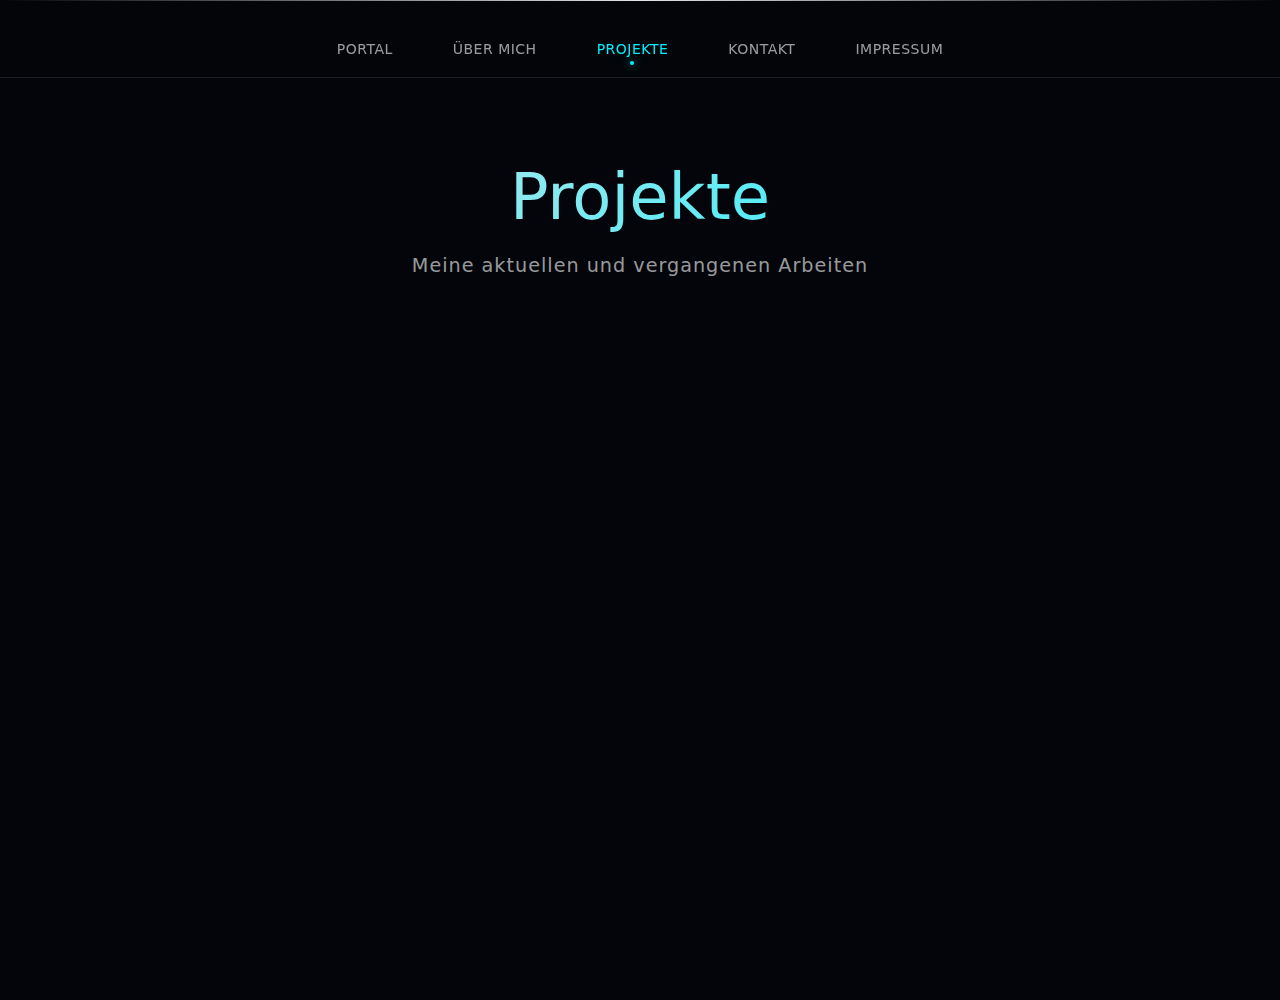
<file: pages/projekte.html>
<!DOCTYPE html>
<html lang="de">
<head>
    <meta charset="UTF-8">
    <meta name="viewport" content="width=device-width, initial-scale=1.0">
    <title>Projekte - Patrick</title>
    <style>
        /* ====================================================================
                               PROJEKTE - ELEGANTES DESIGN
           ====================================================================
           Kombiniert das minimalistische Design der About-Seite mit
           anklickbaren Projekt-Kärtchen
           ==================================================================== */

        :root {
            --bg-dark: #03050a;
            --bg-secondary: #0a0f1a;
            --accent-white: rgba(255,255,255,0.9);
            --accent-dim: rgba(255,255,255,0.6);
            --accent-subtle: rgba(255,255,255,0.3);
            --neon-cyan: #00f0ff;
            --neon-2: #9b00ff;
            --glass: rgba(255,255,255,0.04);
            --border-subtle: rgba(255,255,255,0.1);
        }

        * {
            margin: 0;
            padding: 0;
            box-sizing: border-box;
        }

        body {
            background: var(--bg-dark);
            font-family: 'Inter', system-ui, -apple-system, 'Segoe UI', Roboto;
            color: var(--accent-white);
            overflow-x: hidden;
            min-height: 100vh;
        }

        /* ====================================================================
                                   MINIMALISTISCHER HEADER
           ====================================================================
           Identisch zu anderen Seiten für Konsistenz
           ==================================================================== */

        .header {
            position: fixed;
            top: 0;
            left: 0;
            right: 0;
            z-index: 1000;
            background: rgba(3, 5, 10, 0.95);
            -webkit-backdrop-filter: blur(10px);
            backdrop-filter: blur(10px);
            border-bottom: 1px solid var(--border-subtle);
        }

        .header-line {
            width: 100%;
            height: 1px;
            background: linear-gradient(90deg, transparent, var(--accent-white), transparent);
            margin-bottom: 20px;
        }

        .nav-menu {
            display: flex;
            justify-content: center;
            align-items: center;
            padding: 20px 40px;
            gap: 60px;
        }

        .nav-item {
            color: var(--accent-dim);
            text-decoration: none;
            font-size: 14px;
            font-weight: 400;
            letter-spacing: 0.5px;
            transition: all 0.3s ease;
            position: relative;
            text-transform: uppercase;
        }

        .nav-item:hover {
            color: var(--accent-white);
        }

        .nav-item.active {
            color: var(--neon-cyan);
        }

        .nav-item.active::after {
            content: '';
            position: absolute;
            bottom: -8px;
            left: 50%;
            transform: translateX(-50%);
            width: 4px;
            height: 4px;
            background: var(--neon-cyan);
            border-radius: 50%;
            box-shadow: 0 0 10px var(--neon-cyan);
        }

        /* ====================================================================
                                   MAIN CONTENT AREA
           ====================================================================
           Hauptbereich für Projekt-Kärtchen
           ==================================================================== */

        .main-content {
            margin-top: 100px;
            padding: 60px 40px;
            max-width: 1200px;
            margin-left: auto;
            margin-right: auto;
        }

        .hero-section {
            text-align: center;
            margin-bottom: 60px;
        }

        .hero-title {
            font-size: clamp(2.5rem, 5vw, 4rem);
            font-weight: 300;
            margin-bottom: 20px;
            background: linear-gradient(135deg, var(--accent-white), var(--neon-cyan));
            -webkit-background-clip: text;
            -webkit-text-fill-color: transparent;
            background-clip: text;
        }

        .hero-subtitle {
            font-size: 1.2rem;
            color: var(--accent-dim);
            font-weight: 300;
            letter-spacing: 1px;
        }

        /* ====================================================================
                                   PROJECTS GRID
           ====================================================================
           Responsive Grid für Projekt-Kärtchen
           ==================================================================== */

        .projects-grid {
            display: grid;
            grid-template-columns: repeat(auto-fit, minmax(350px, 1fr));
            gap: 30px;
            margin-top: 40px;
        }

        /* ====================================================================
                                   PROJECT CARDS
           ====================================================================
           Anklickbare Projekt-Kärtchen mit Hover-Effekten
           ==================================================================== */

        .project-card {
            background: linear-gradient(135deg, var(--glass), rgba(255,255,255,0.02));
            border: 1px solid var(--border-subtle);
            border-radius: 15px;
            padding: 30px;
            transition: all 0.4s ease;
            position: relative;
            overflow: hidden;
            cursor: pointer;
            text-decoration: none;
            color: inherit;
            display: block;
        }

        .project-card::before {
            content: '';
            position: absolute;
            top: 0;
            left: -100%;
            width: 100%;
            height: 100%;
            background: linear-gradient(90deg, transparent, rgba(0, 240, 255, 0.05), transparent);
            transition: left 0.6s ease;
        }

        .project-card:hover::before {
            left: 100%;
        }

        .project-card:hover {
            border-color: rgba(0, 240, 255, 0.4);
            transform: translateY(-8px);
            box-shadow: 
                0 20px 40px rgba(0, 0, 0, 0.3),
                0 0 30px rgba(0, 240, 255, 0.15);
        }

        .project-header {
            display: flex;
            align-items: center;
            margin-bottom: 20px;
        }

        .project-icon {
            font-size: 2.5rem;
            margin-right: 15px;
            filter: drop-shadow(0 0 10px rgba(0, 240, 255, 0.3));
        }

        .project-title {
            font-size: 1.4rem;
            font-weight: 500;
            color: var(--accent-white);
            margin-bottom: 5px;
        }

        .project-subtitle {
            font-size: 0.9rem;
            color: var(--neon-cyan);
            text-transform: uppercase;
            letter-spacing: 1px;
        }

        .project-description {
            color: var(--accent-dim);
            line-height: 1.6;
            margin-bottom: 20px;
            font-size: 0.95rem;
        }

        .project-tech {
            display: flex;
            flex-wrap: wrap;
            gap: 8px;
            margin-bottom: 20px;
        }

        .tech-tag {
            background: rgba(0, 240, 255, 0.1);
            border: 1px solid rgba(0, 240, 255, 0.3);
            color: var(--neon-cyan);
            padding: 4px 12px;
            border-radius: 15px;
            font-size: 0.8rem;
            font-weight: 500;
        }

        .project-status {
            display: flex;
            align-items: center;
            gap: 10px;
        }

        .status-indicator {
            width: 8px;
            height: 8px;
            border-radius: 50%;
            background: #00ff88;
            box-shadow: 0 0 10px #00ff88;
            animation: pulse 2s infinite;
        }

        .status-indicator.in-progress {
            background: #ffaa00;
            box-shadow: 0 0 10px #ffaa00;
        }

        .status-indicator.completed {
            background: #00ff88;
            box-shadow: 0 0 10px #00ff88;
        }

        .status-text {
            font-size: 0.85rem;
            color: var(--accent-dim);
        }

        @keyframes pulse {
            0%, 100% { opacity: 1; }
            50% { opacity: 0.5; }
        }

        /* ====================================================================
                                   COMING SOON CARD
           ====================================================================
           Spezielle Karte für kommende Projekte
           ==================================================================== */

        .coming-soon-card {
            background: linear-gradient(135deg, rgba(155, 0, 255, 0.05), rgba(0, 240, 255, 0.05));
            border: 1px solid rgba(155, 0, 255, 0.3);
            border-radius: 15px;
            padding: 40px;
            text-align: center;
            position: relative;
            overflow: hidden;
        }

        .coming-soon-card::before {
            content: '';
            position: absolute;
            top: 0;
            left: -100%;
            width: 100%;
            height: 100%;
            background: linear-gradient(90deg, transparent, rgba(155, 0, 255, 0.1), transparent);
            animation: shimmer 3s infinite;
        }

        @keyframes shimmer {
            0% { left: -100%; }
            100% { left: 100%; }
        }

        .coming-soon-icon {
            font-size: 3rem;
            margin-bottom: 20px;
            filter: drop-shadow(0 0 15px rgba(155, 0, 255, 0.5));
        }

        .coming-soon-title {
            font-size: 1.5rem;
            color: var(--neon-2);
            margin-bottom: 15px;
            font-weight: 500;
        }

        .coming-soon-text {
            color: var(--accent-dim);
            font-size: 0.95rem;
            line-height: 1.6;
        }

        /* ====================================================================
                                   RESPONSIVE DESIGN
           ====================================================================
           Mobile Optimierung
           ==================================================================== */

        @media (max-width: 768px) {
            .main-content {
                padding: 40px 20px;
                margin-top: 80px;
            }

            .nav-menu {
                gap: 30px;
                padding: 15px 20px;
            }

            .hero-title {
                font-size: 2.5rem;
            }

            .projects-grid {
                grid-template-columns: 1fr;
                gap: 20px;
            }

            .project-card {
                padding: 25px;
            }
        }

        @media (max-width: 480px) {
            .nav-menu {
                gap: 20px;
                flex-wrap: wrap;
            }

            .project-header {
                flex-direction: column;
                text-align: center;
            }

            .project-icon {
                margin-right: 0;
                margin-bottom: 10px;
            }
        }

        /* ====================================================================
                                   FADE-IN ANIMATIONEN
           ====================================================================
           Smooth Entrance-Effekte
           ==================================================================== */

        .fade-in {
            opacity: 0;
            transform: translateY(20px);
            animation: fadeInElement 0.8s ease-out forwards;
        }

        .fade-in-delay-1 { animation-delay: 0.2s; }
        .fade-in-delay-2 { animation-delay: 0.4s; }
        .fade-in-delay-3 { animation-delay: 0.6s; }

        @keyframes fadeInElement {
            to {
                opacity: 1;
                transform: translateY(0);
            }
        }
    </style>
</head>
<body>
    <!-- Header Navigation -->
    <header class="header">
        <div class="header-line"></div>
        <nav class="nav-menu">
            <a href="../index.html" class="nav-item">Portal</a>
            <a href="about.html" class="nav-item">Über Mich</a>
            <a href="#" class="nav-item active">Projekte</a>
            <a href="contact.html" class="nav-item">Kontakt</a>
            <a href="impressum.html" class="nav-item">Impressum</a>
        </nav>
    </header>

    <!-- Main Content -->
    <main class="main-content">
        <!-- Hero Section -->
        <section class="hero-section">
            <h1 class="hero-title">Projekte</h1>
            <p class="hero-subtitle">Meine aktuellen und vergangenen Arbeiten</p>
        </section>

        <!-- Projects Grid -->
        <section class="projects-grid">
            <!-- Project 1: 3D Portfolio Portal (Aktuelles Projekt) -->
            <a href="../pages/play/01_index.html" class="project-card fade-in fade-in-delay-1">
                <div class="project-header">
                    <span class="project-icon">🌀</span>
                    <div>
                        <h3 class="project-title">3D Portfolio Portal</h3>
                        <p class="project-subtitle">Interactive WebGL Experience</p>
                    </div>
                </div>
                <p class="project-description">
                    Ein interaktives 3D-Portal mit WebGL und Three.js. Features include shader-basierte 
                    Effekte, Partikel-Systeme, responsive Design und ein radiales Navigationsmenü.
                </p>
                <div class="project-tech">
                    <span class="tech-tag">Three.js</span>
                    <span class="tech-tag">WebGL</span>
                    <span class="tech-tag">GLSL Shaders</span>
                    <span class="tech-tag">JavaScript ES6</span>
                    <span class="tech-tag">CSS3</span>
                </div>
                <div class="project-status">
                    <div class="status-indicator completed"></div>
                    <span class="status-text">Live & Funktional</span>
                </div>
            </a>

            <!-- Coming Soon Cards -->
            <div class="coming-soon-card fade-in fade-in-delay-2">
                <span class="coming-soon-icon">🚀</span>
                <h3 class="coming-soon-title">Weitere Projekte</h3>
                <p class="coming-soon-text">
                    Neue spannende Projekte sind in Planung! Hier werden bald weitere 
                    Web-Anwendungen, Tools und kreative Experimente zu sehen sein.
                </p>
            </div>

            <!-- Placeholder for future projects -->
            <div class="coming-soon-card fade-in fade-in-delay-3">
                <span class="coming-soon-icon">💡</span>
                <h3 class="coming-soon-title">In Entwicklung</h3>
                <p class="coming-soon-text">
                    Aktuell arbeite ich an neuen innovativen Lösungen in den Bereichen 
                    Cybersecurity, Full-Stack Development und 3D-Visualisierung.
                </p>
            </div>
        </section>
    </main>

    <script>
        // Smooth scroll für Links
        document.querySelectorAll('a[href^="#"]').forEach(anchor => {
            anchor.addEventListener('click', function (e) {
                e.preventDefault();
                const target = document.querySelector(this.getAttribute('href'));
                if (target) {
                    target.scrollIntoView({
                        behavior: 'smooth'
                    });
                }
            });
        });

        // Intersection Observer für Animationen
        const observerOptions = {
            threshold: 0.1,
            rootMargin: '0px 0px -50px 0px'
        };

        const observer = new IntersectionObserver(function(entries) {
            entries.forEach(entry => {
                if (entry.isIntersecting) {
                    entry.target.style.animationPlayState = 'running';
                }
            });
        }, observerOptions);

        // Alle fade-in Elemente beobachten
        document.querySelectorAll('.fade-in').forEach(el => {
            el.style.animationPlayState = 'paused';
            observer.observe(el);
        });

        // Projekt-Karten Click-Feedback
        document.querySelectorAll('.project-card').forEach(card => {
            card.addEventListener('click', function(e) {
                // Kurze Animation beim Klick
                this.style.transform = 'translateY(-8px) scale(0.98)';
                setTimeout(() => {
                    this.style.transform = 'translateY(-8px) scale(1)';
                }, 150);
            });
        });
    </script>
</body>
</html>
</file>
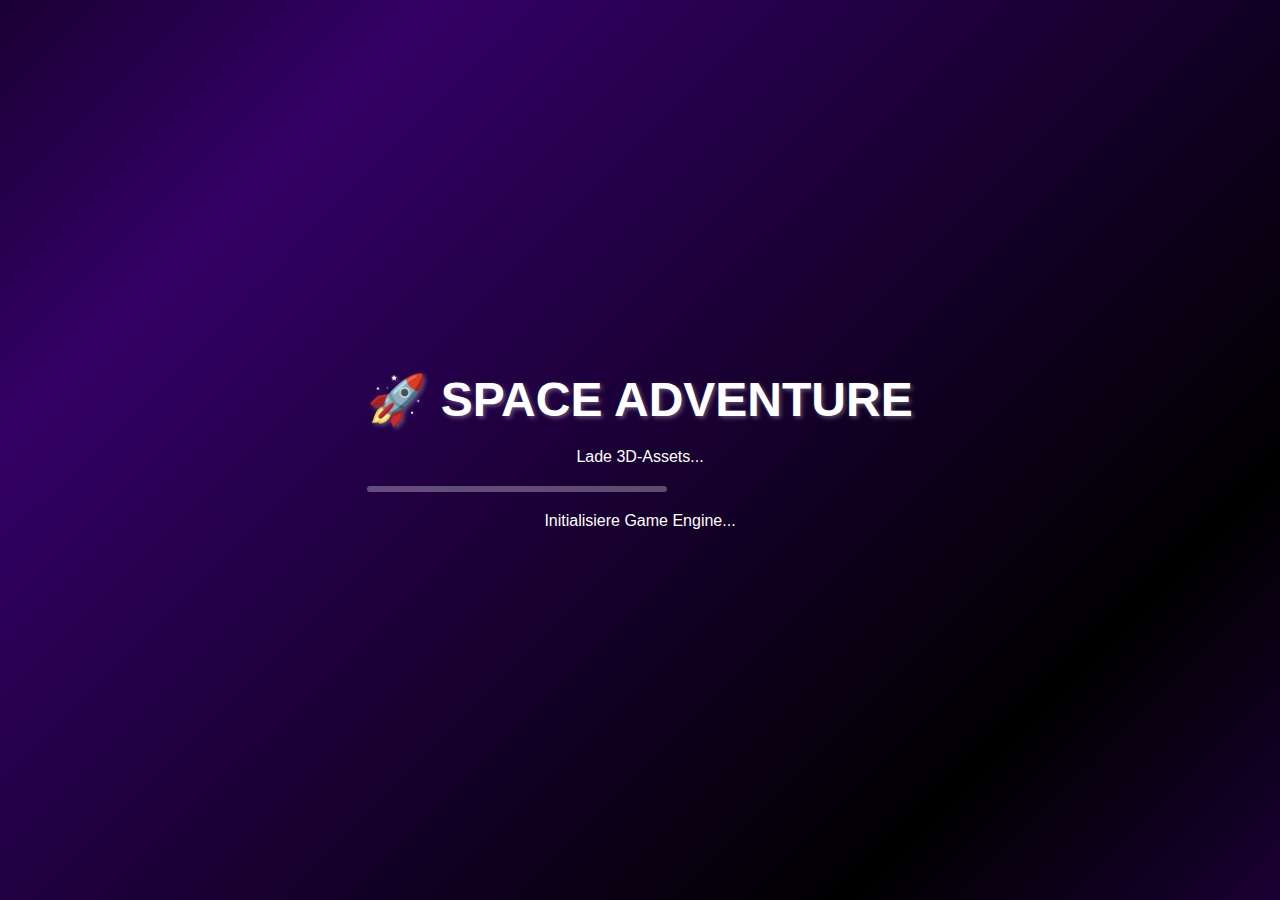
<file: pages/play/01_index.html>
<!DOCTYPE html>
<html lang="de">
    <head>
        <meta charset ="UTF-8">
        <meta name ="viewport" content="width=device-width, initial-scale=1.0">
        <title>space adventure</title>
    <!--========================================= -->
    <!-- 🔗 CSS-DATEI VERKNÜPFEN                  -->
    <!-- ========================================= -->
    <link rel="stylesheet" href="01_index.css">
       <!-- OPTIONAL: Fallback für ältere Browser -->
    <style>
        /* Nur für Browser-Kompatibilität (Safari) */
        .ui-panel {
            -webkit-backdrop-filter: blur(10px); /* Safari-Support */
            backdrop-filter: blur(10px);         /* Standard */
        }
    </style>
    </head>
    <body>
        <!--
    ==========================================
    👁️ BODY BEREICH - SICHTBARER INHALT
    ========================================== -->

    <!--
    ==========================================
    🔄 LOADING SCREEN - LADE-BILDSCHIRM
    ==========================================
    -->
    <!-- LOADING SCREEN - Korrigiert -->
    <div id="loadingOverlay">
        <div class="loading-content">
            <div class="loading-title">🚀 SPACE ADVENTURE</div>
            <div>Lade 3D-Assets...</div>
            
            <div class="loading-progress">
                <div class="loading-progress-bar" id="loadingBar"></div>
            </div>
            
            <div id="loadingText">Initialisiere Game Engine...</div>
            <div class="error-message" id="errorDisplay" style="display: none;"></div>
        </div>
    </div>

    <!-- GAME UI - Korrigiert -->
    <div id="gameUI">
        <!-- Stats Panel (oben links) -->
        <div class="ui-panel top-left">
            <div class="stat-item">
                <span>Level:</span>
                <span id="levelValue">1</span>
            </div>
        </div>
        
        <!-- Performance Panel (oben rechts) -->
        <div class="ui-panel top-right">
            <div class="stat-item">
                <span>FPS:</span>
                <span id="fpsValue">60</span>
            </div>
        </div>

        <!-- Controls Panel (unten mitte) -->
        <div class="ui-panel bottom-center">
            <div class="controls-grid">
                <div><strong>WASD:</strong> Bewegen</div>
                <div><strong>SPACE:</strong> Springen</div>
                <div><strong>SHIFT:</strong> Rennen</div>
                <div><strong>Maus:</strong> Kamera</div>
            </div>
        </div>
    </div>

    </body>
</html>
</file>
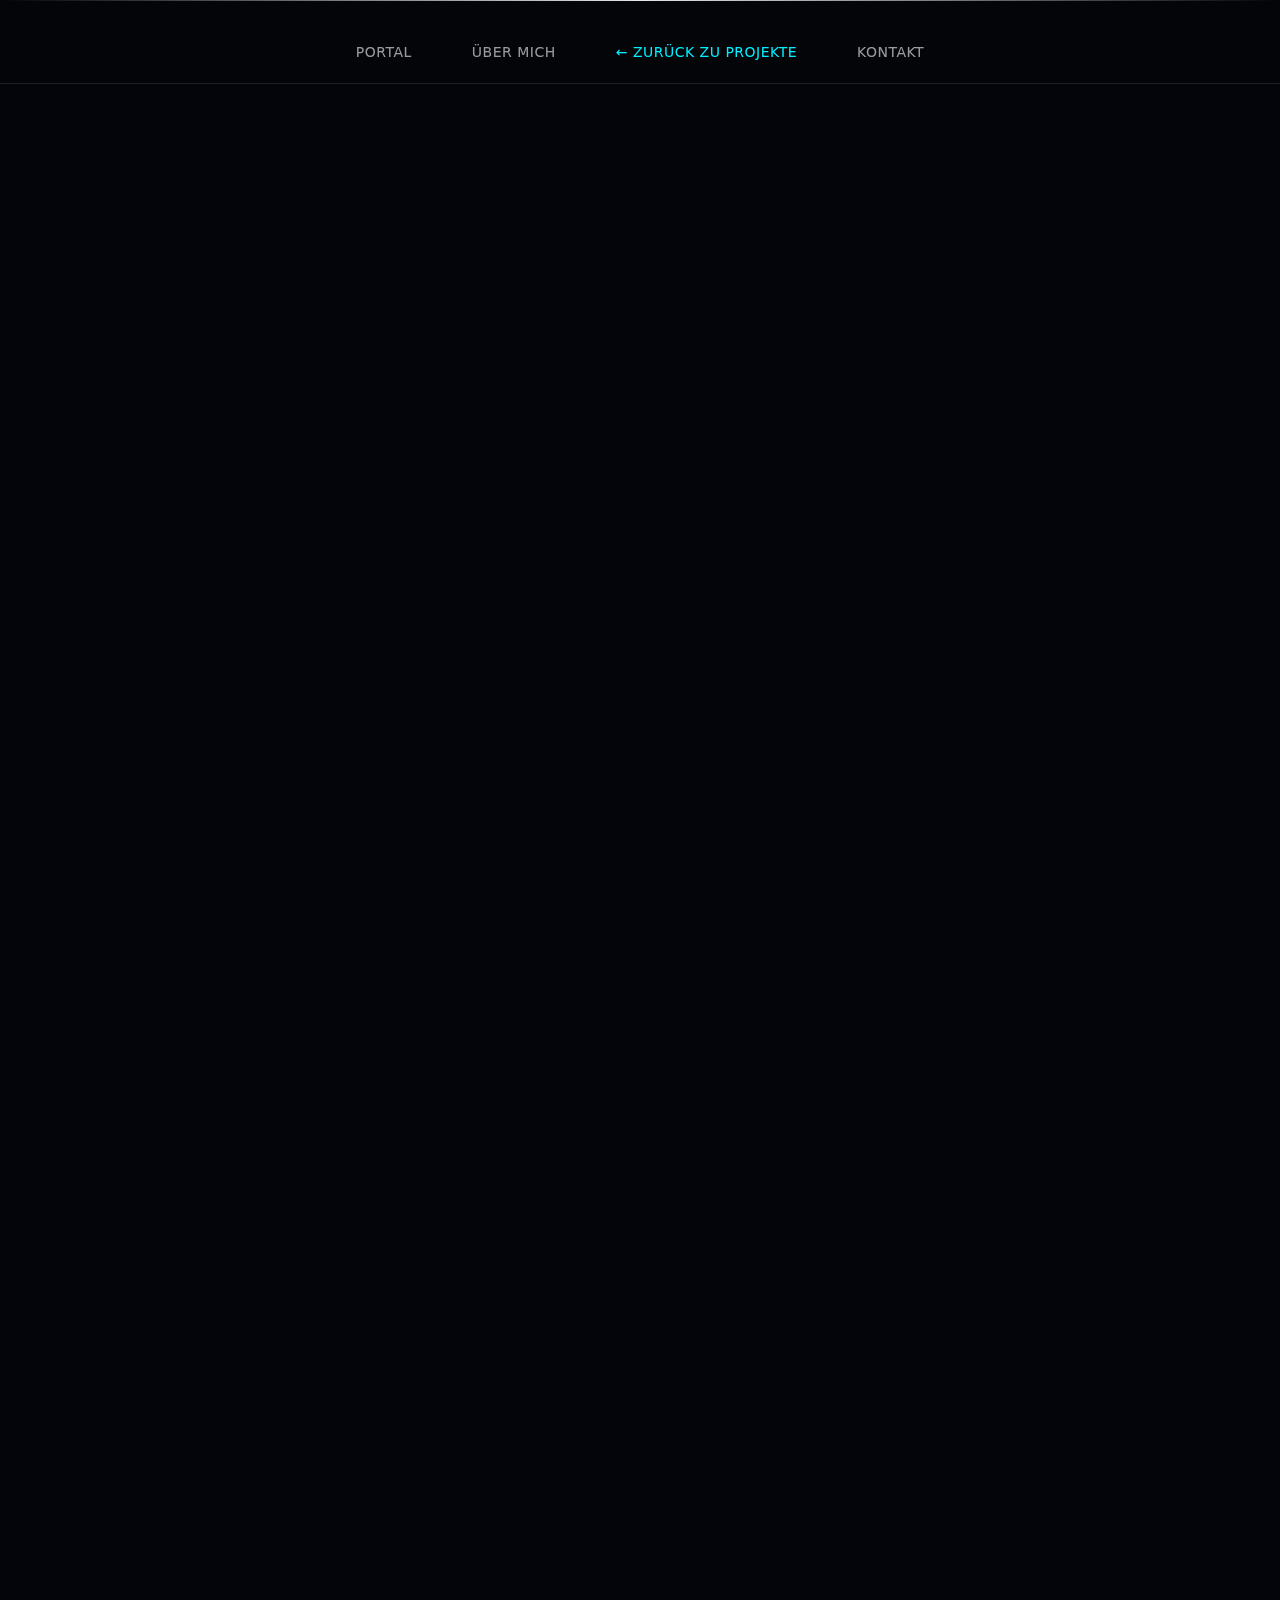
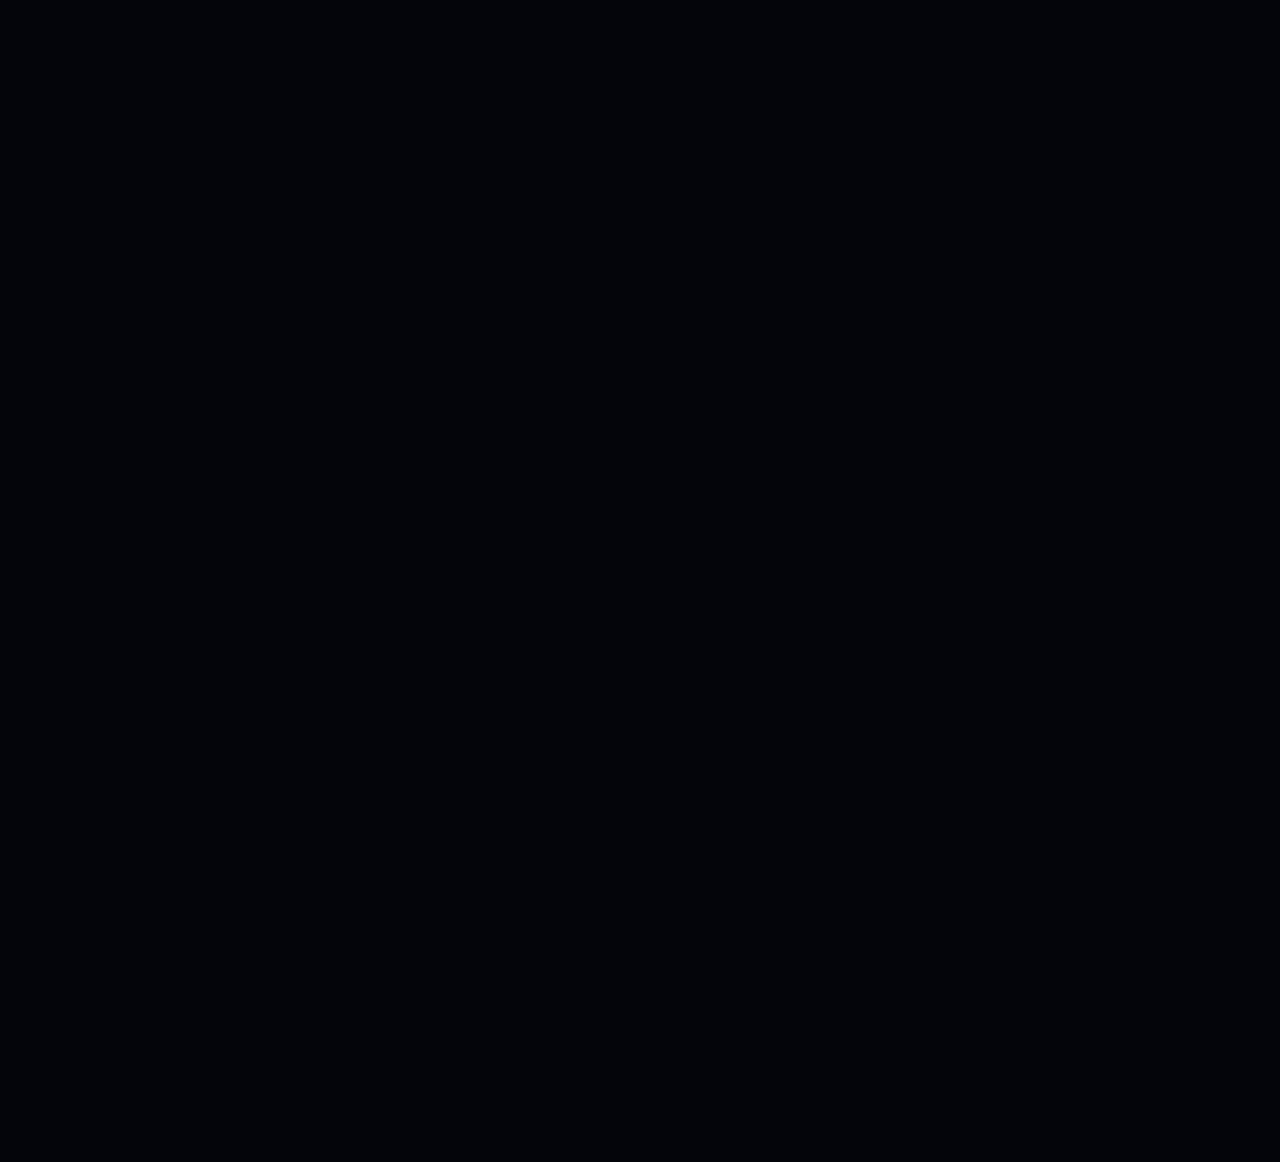
<file: pages/play/projekte/aurora.html>
<!DOCTYPE html>
<html lang="de">
<head>
    <meta charset="UTF-8">
    <meta name="viewport" content="width=device-width, initial-scale=1.0">
    <title>AURORA - Automatisierte Wirkungsmessung | Patrick Eder</title>
    <style>
        /* ====================================================================
                               AURORA PROJECT - DETAILSEITE
           ====================================================================
           Professionelle Projektdarstellung für die Diplomarbeit
           ==================================================================== */

        :root {
            --bg-dark: #03050a;
            --bg-secondary: #0a0f1a;
            --accent-white: rgba(255,255,255,0.9);
            --accent-dim: rgba(255,255,255,0.6);
            --accent-subtle: rgba(255,255,255,0.3);
            --neon-cyan: #00f0ff;
            --neon-purple: #9b00ff;
            --glass: rgba(255,255,255,0.04);
            --border-subtle: rgba(255,255,255,0.1);
            --success-green: #00ff88;
            --warning-orange: #ffaa00;
        }

        * {
            margin: 0;
            padding: 0;
            box-sizing: border-box;
        }

        body {
            background: var(--bg-dark);
            font-family: 'Inter', system-ui, -apple-system, 'Segoe UI', Roboto;
            color: var(--accent-white);
            overflow-x: hidden;
            line-height: 1.6;
        }

        /* ====================================================================
                                   HEADER NAVIGATION
           ====================================================================
           Konsistent mit anderen Seiten
           ==================================================================== */

        .header {
            position: fixed;
            top: 0;
            left: 0;
            right: 0;
            z-index: 1000;
            background: rgba(3, 5, 10, 0.95);
            -webkit-backdrop-filter: blur(10px);
            backdrop-filter: blur(10px);
            border-bottom: 1px solid var(--border-subtle);
        }

        .header-line {
            width: 100%;
            height: 1px;
            background: linear-gradient(90deg, transparent, var(--accent-white), transparent);
            margin-bottom: 20px;
        }

        .nav-menu {
            display: flex;
            justify-content: center;
            align-items: center;
            padding: 20px 40px;
            gap: 60px;
        }

        .nav-item {
            color: var(--accent-dim);
            text-decoration: none;
            font-size: 14px;
            font-weight: 400;
            letter-spacing: 0.5px;
            transition: all 0.3s ease;
            text-transform: uppercase;
        }

        .nav-item:hover {
            color: var(--accent-white);
        }

        .back-btn {
            color: var(--neon-cyan) !important;
        }

        /* ====================================================================
                                   MAIN CONTENT
           ====================================================================
           Projektdarstellung mit Hero-Bereich und Details
           ==================================================================== */

        .main-content {
            margin-top: 100px;
            padding: 60px 40px;
            max-width: 1200px;
            margin-left: auto;
            margin-right: auto;
        }

        /* Hero Section */
        .hero-section {
            display: flex;
            align-items: center;
            gap: 40px;
            margin-bottom: 80px;
            padding: 40px 0;
        }

        .hero-logo {
            width: 150px;
            height: 150px;
            border-radius: 25px;
            filter: drop-shadow(0 0 30px rgba(0, 240, 255, 0.3));
            transition: transform 0.3s ease;
        }

        .hero-logo:hover {
            transform: scale(1.05);
        }

        .hero-content {
            flex: 1;
        }

        .hero-title {
            font-size: clamp(2.5rem, 4vw, 3.5rem);
            font-weight: 600;
            background: linear-gradient(135deg, var(--accent-white), var(--neon-cyan));
            -webkit-background-clip: text;
            -webkit-text-fill-color: transparent;
            background-clip: text;
            margin-bottom: 15px;
        }

        .hero-subtitle {
            font-size: 1.3rem;
            color: var(--neon-purple);
            font-weight: 400;
            text-transform: uppercase;
            letter-spacing: 2px;
            margin-bottom: 25px;
        }

        .hero-description {
            font-size: 1.1rem;
            color: var(--accent-dim);
            line-height: 1.7;
            max-width: 600px;
        }

        /* Project Info Cards */
        .project-info {
            display: grid;
            grid-template-columns: repeat(auto-fit, minmax(300px, 1fr));
            gap: 30px;
            margin-bottom: 60px;
        }

        .info-card {
            background: linear-gradient(135deg, var(--glass), rgba(255,255,255,0.02));
            border: 1px solid var(--border-subtle);
            border-radius: 20px;
            padding: 30px;
            transition: all 0.3s ease;
        }

        .info-card:hover {
            border-color: rgba(0, 240, 255, 0.4);
            transform: translateY(-5px);
        }

        .info-card-header {
            display: flex;
            align-items: center;
            margin-bottom: 20px;
        }

        .info-icon {
            font-size: 2rem;
            margin-right: 15px;
            filter: drop-shadow(0 0 10px rgba(0, 240, 255, 0.3));
        }

        .info-title {
            font-size: 1.3rem;
            font-weight: 500;
            color: var(--accent-white);
        }

        .info-content {
            color: var(--accent-dim);
            line-height: 1.6;
        }

        .info-list {
            list-style: none;
            padding: 0;
        }

        .info-list li {
            position: relative;
            padding-left: 20px;
            margin-bottom: 8px;
        }

        .info-list li::before {
            content: '▸';
            position: absolute;
            left: 0;
            color: var(--neon-cyan);
        }

        /* Technical Details Section */
        .tech-section {
            margin-bottom: 60px;
        }

        .section-title {
            font-size: 2rem;
            font-weight: 500;
            color: var(--accent-white);
            margin-bottom: 30px;
            text-align: center;
        }

        .tech-grid {
            display: grid;
            grid-template-columns: repeat(auto-fit, minmax(250px, 1fr));
            gap: 20px;
        }

        .tech-item {
            background: linear-gradient(135deg, rgba(155, 0, 255, 0.1), rgba(0, 240, 255, 0.05));
            border: 1px solid rgba(155, 0, 255, 0.3);
            border-radius: 15px;
            padding: 20px;
            text-align: center;
            transition: all 0.3s ease;
        }

        .tech-item:hover {
            transform: translateY(-3px);
            box-shadow: 0 10px 30px rgba(155, 0, 255, 0.2);
        }

        .tech-name {
            font-weight: 500;
            color: var(--neon-purple);
            margin-bottom: 8px;
        }

        .tech-description {
            font-size: 0.9rem;
            color: var(--accent-dim);
        }

        /* Results Section */
        .results-section {
            background: linear-gradient(135deg, var(--glass), rgba(0, 240, 255, 0.02));
            border: 1px solid var(--border-subtle);
            border-radius: 25px;
            padding: 40px;
            margin-bottom: 60px;
        }

        .results-grid {
            display: grid;
            grid-template-columns: repeat(auto-fit, minmax(200px, 1fr));
            gap: 30px;
            margin-top: 30px;
        }

        .result-item {
            text-align: center;
            padding: 20px;
        }

        .result-number {
            font-size: 2.5rem;
            font-weight: 700;
            color: var(--success-green);
            margin-bottom: 10px;
        }

        .result-label {
            font-size: 0.9rem;
            color: var(--accent-dim);
            text-transform: uppercase;
            letter-spacing: 1px;
        }

        /* Status Badge */
        .status-badge {
            display: inline-flex;
            align-items: center;
            gap: 10px;
            background: rgba(0, 255, 136, 0.1);
            border: 1px solid rgba(0, 255, 136, 0.3);
            color: var(--success-green);
            padding: 10px 20px;
            border-radius: 25px;
            font-weight: 500;
            margin-top: 20px;
        }

        .status-indicator {
            width: 10px;
            height: 10px;
            background: var(--success-green);
            border-radius: 50%;
            box-shadow: 0 0 10px var(--success-green);
            animation: pulse 2s infinite;
        }

        @keyframes pulse {
            0%, 100% { opacity: 1; }
            50% { opacity: 0.6; }
        }

        /* Responsive Design */
        @media (max-width: 768px) {
            .main-content {
                padding: 40px 20px;
                margin-top: 80px;
            }

            .hero-section {
                flex-direction: column;
                text-align: center;
                gap: 30px;
            }

            .hero-logo {
                width: 120px;
                height: 120px;
            }

            .nav-menu {
                gap: 20px;
                flex-wrap: wrap;
                padding: 15px 20px;
            }

            .project-info {
                grid-template-columns: 1fr;
                gap: 20px;
            }
        }

        /* Fade-in Animation */
        .fade-in {
            opacity: 0;
            transform: translateY(20px);
            animation: fadeInElement 0.8s ease-out forwards;
        }

        .fade-in-delay-1 { animation-delay: 0.2s; }
        .fade-in-delay-2 { animation-delay: 0.4s; }
        .fade-in-delay-3 { animation-delay: 0.6s; }

        @keyframes fadeInElement {
            to {
                opacity: 1;
                transform: translateY(0);
            }
        }
    </style>
</head>
<body>
    <!-- Header Navigation -->
    <header class="header">
        <div class="header-line"></div>
        <nav class="nav-menu">
            <a href="../../../index.html" class="nav-item">Portal</a>
            <a href="../../about.html" class="nav-item">Über Mich</a>
            <a href="projekte.html" class="nav-item back-btn">← Zurück zu Projekte</a>
            <a href="../../contact.html" class="nav-item">Kontakt</a>
        </nav>
    </header>

    <!-- Main Content -->
    <main class="main-content">
        <!-- Hero Section -->
        <section class="hero-section fade-in">
            <img src="../../../js/assets/aurora_photo.png" class="hero-logo" alt="AURORA Logo">
            <div class="hero-content">
                <h1 class="hero-title">AURORA</h1>
                <p class="hero-subtitle">Automatisierte Wirkungsmessung</p>
                <p class="hero-description">
                    Ein innovatives Tool zur Messung der Wirkung und des Erfolgs von Interaktionen 
                    in der Bildungs- und Berufsberatung für Jugendliche. Das System erfasst Daten aus 
                    Beratungsgesprächen automatisch und bereitet sie in Google Sheets für Analysen und 
                    Berichte auf. Entwickelt als Diplomarbeit in Zusammenarbeit mit der PATHfindr gGmbH.
                </p>
                <div class="status-badge">
                    <div class="status-indicator"></div>
                    Projekt erfolgreich abgeschlossen
                </div>
            </div>
        </section>

        <!-- Project Information Cards -->
        <section class="project-info fade-in fade-in-delay-1">
            <div class="info-card">
                <div class="info-card-header">
                    <span class="info-icon">🎯</span>
                    <h3 class="info-title">Projektziel</h3>
                </div>
                <div class="info-content">
                    <p>Automatisierung der Erfolgsmessung in der Berufs- und Bildungsberatung durch 
                    intelligente Datenerfassung und -analyse. Reduzierung des manuellen Aufwands 
                    für Berater*innen und verbesserte Transparenz für Stakeholder.</p>
                </div>
            </div>

            <div class="info-card">
                <div class="info-card-header">
                    <span class="info-icon">⚡</span>
                    <h3 class="info-title">Kernfunktionen</h3>
                </div>
                <div class="info-content">
                    <ul class="info-list">
                        <li>Automatische Erfassung von Beratungsinteraktionen</li>
                        <li>Echtzeit-Datenverarbeitung und -strukturierung</li>
                        <li>Intelligente Kategorisierung von Gesprächen</li>
                        <li>Automatisierte Datenübertragung in Google Sheets</li>
                        <li>Plattformübergreifende Integration (Discord & Instagram)</li>
                        <li>Benutzerfreundliche Datenvisualisierung für Stakeholder</li>
                    </ul>
                </div>
            </div>

            <div class="info-card">
                <div class="info-card-header">
                    <span class="info-icon">👥</span>
                    <h3 class="info-title">Zielgruppe</h3>
                </div>
                <div class="info-content">
                    <p>Entwickelt für gemeinnützige Organisationen in der Jugendberatung, 
                    Bildungseinrichtungen und Berufsberatungsstellen, die ihre Wirkungsmessung 
                    professionalisieren und automatisieren möchten.</p>
                </div>
            </div>

            <div class="info-card">
                <div class="info-card-header">
                    <span class="info-icon">�</span>
                    <h3 class="info-title">Datenverarbeitung</h3>
                </div>
                <div class="info-content">
                    <p>Automatisierte Übertragung und Strukturierung von Beratungsdaten in Google Sheets. 
                    Ermöglicht Echtzeit-Analysen, professionelle Berichtserstellung und transparente 
                    Erfolgsmessung für Investoren und Fördergeber.</p>
                </div>
            </div>

            <div class="info-card">
                <div class="info-card-header">
                    <span class="info-icon">�🔬</span>
                    <h3 class="info-title">Innovation</h3>
                </div>
                <div class="info-content">
                    <p>Erste vollautomatisierte Lösung für Wirkungsmessung in der Jugendberatung, 
                    die verschiedene Kommunikationskanäle intelligent verknüpft und dabei 
                    Datenschutz und Benutzerfreundlichkeit in den Vordergrund stellt.</p>
                </div>
            </div>
        </section>

        <!-- Technical Stack -->
        <section class="tech-section fade-in fade-in-delay-2">
            <h2 class="section-title">Verwendete Technologien</h2>
            <div class="tech-grid">
                <div class="tech-item">
                    <div class="tech-name">Python</div>
                    <div class="tech-description">Hauptprogrammiersprache für Bot-Entwicklung</div>
                </div>
                <div class="tech-item">
                    <div class="tech-name">Discord API</div>
                    <div class="tech-description">Integration in Discord-Plattform</div>
                </div>
                <div class="tech-item">
                    <div class="tech-name">Google Sheets API</div>
                    <div class="tech-description">Automatisierte Datenübertragung und -aufbereitung</div>
                </div>
                <div class="tech-item">
                    <div class="tech-name">Selenium</div>
                    <div class="tech-description">Webautomatisierung für Datenerfassung</div>
                </div>
                <div class="tech-item">
                    <div class="tech-name">OAuth 2.0</div>
                    <div class="tech-description">Sichere Authentifizierung</div>
                </div>
                <div class="tech-item">
                    <div class="tech-name">Adobe Suite</div>
                    <div class="tech-description">Design und Video-Produktion</div>
                </div>
            </div>
        </section>

        <!-- Project Results -->
        <section class="results-section fade-in fade-in-delay-3">
            <h2 class="section-title">Projektergebnisse</h2>
            <p style="text-align: center; color: var(--accent-dim); margin-bottom: 20px;">
                Entwickelt als Abschlussarbeit an der Handelsakademie Rohrbach im Ausbildungsschwerpunkt Digital Business
            </p>
            
            <div class="results-grid">
                <div class="result-item">
                    <div class="result-number">100%</div>
                    <div class="result-label">Automatisierung</div>
                </div>
                <div class="result-item">
                    <div class="result-number">2</div>
                    <div class="result-label">Plattformen</div>
                </div>
                <div class="result-item">
                    <div class="result-number">24/7</div>
                    <div class="result-label">Verfügbarkeit</div>
                </div>
                <div class="result-item">
                    <div class="result-number">∞</div>
                    <div class="result-label">Skalierbarkeit</div>
                </div>
            </div>

            <div style="margin-top: 40px; text-align: center;">
                <h3 style="color: var(--accent-white); margin-bottom: 20px;">Projektteam</h3>
                <p style="color: var(--accent-dim);">
                    <strong>Patrick Eder</strong> - Projektleitung, Bot-Entwicklung, Design<br>
                    <strong>Emma Füreder</strong> - Projektmanagement, Erklärvideos<br>
                    <br>
                    <em>Betreuer: Mag. Ingo Lacheiner, Prof. DI Markus Meisinger</em><br>
                    <em>Auftraggeber: PATHfindr gGmbH</em>
                </p>
            </div>
        </section>
    </main>

    <script>
        // Intersection Observer für Animationen
        const observerOptions = {
            threshold: 0.1,
            rootMargin: '0px 0px -50px 0px'
        };

        const observer = new IntersectionObserver(function(entries) {
            entries.forEach(entry => {
                if (entry.isIntersecting) {
                    entry.target.style.animationPlayState = 'running';
                }
            });
        }, observerOptions);

        // Alle fade-in Elemente beobachten
        document.querySelectorAll('.fade-in').forEach(el => {
            el.style.animationPlayState = 'paused';
            observer.observe(el);
        });

        // Smooth scroll für Navigation
        document.querySelectorAll('a[href^="#"]').forEach(anchor => {
            anchor.addEventListener('click', function (e) {
                e.preventDefault();
                const target = document.querySelector(this.getAttribute('href'));
                if (target) {
                    target.scrollIntoView({
                        behavior: 'smooth'
                    });
                }
            });
        });
    </script>
</body>
</html>
</file>
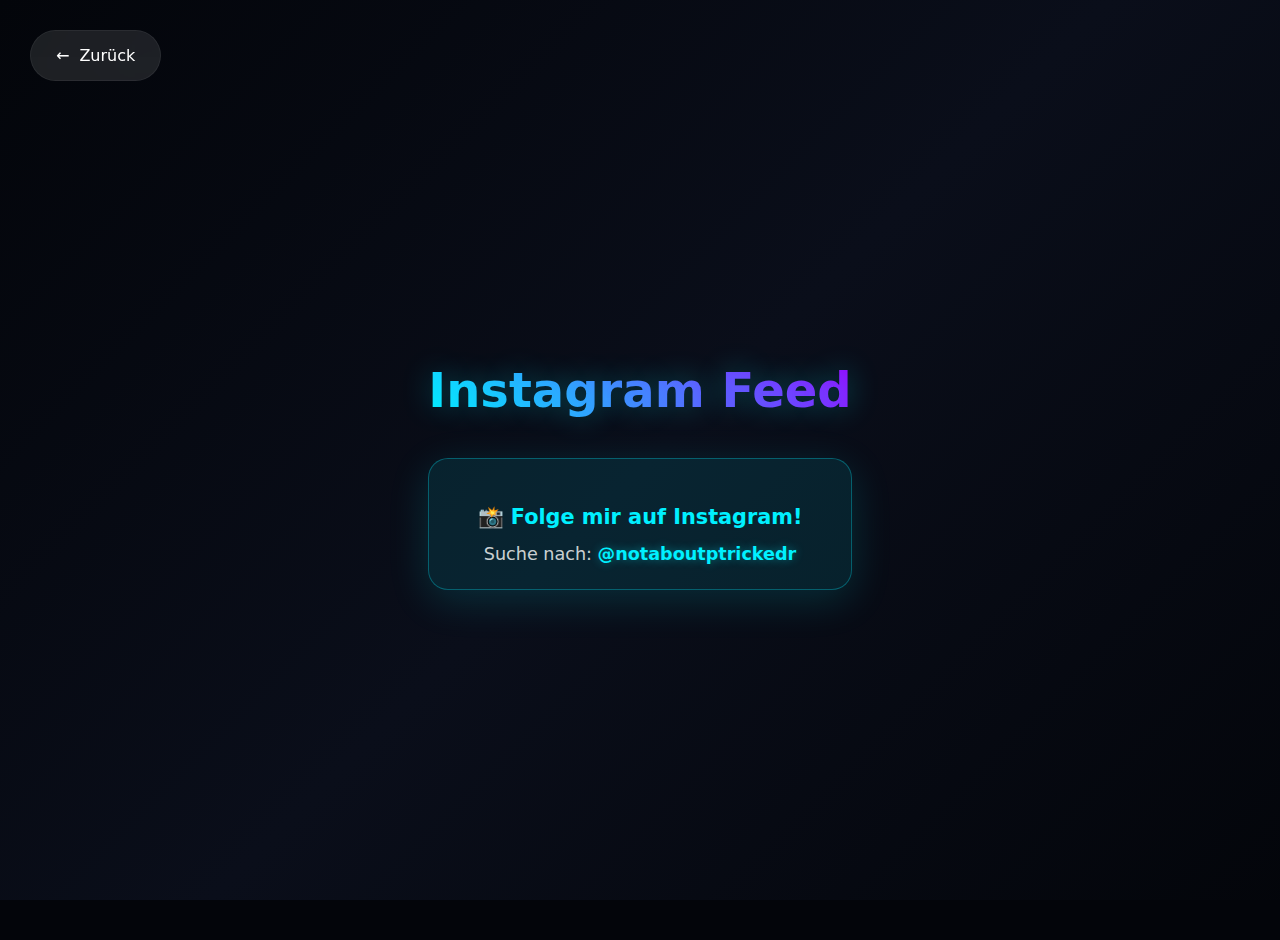
<file: pages/play/projekte/insta.html>
<!DOCTYPE html>
<html lang="de">
<head>
    <meta charset="UTF-8">
    <meta name="viewport" content="width=device-width, initial-scale=1.0">
    <title>Instagram Feed - notaboutptrickedr</title>
    <link rel="stylesheet" href="../../../styles.css">
    <style>
        .instagram-container {
            min-height: 100vh;
            background: linear-gradient(135deg, var(--bg) 0%, #0a0e1a 50%, var(--bg) 100%);
            padding: 20px;
            position: relative;
            display: flex;
            align-items: center;
            justify-content: center;
            flex-direction: column;
        }

        .instagram-header {
            text-align: center;
            padding: 30px;
        }

        .instagram-title {
            font-size: 3rem;
            background: linear-gradient(45deg, var(--neon), var(--neon-2));
            -webkit-background-clip: text;
            -webkit-text-fill-color: transparent;
            background-clip: text;
            margin-bottom: 40px;
            text-shadow: 0 0 30px rgba(0, 240, 255, 0.3);
        }

        .back-button {
            position: fixed;
            top: 30px;
            left: 30px;
            background: rgba(255, 255, 255, 0.1);
            -webkit-backdrop-filter: blur(10px);
            backdrop-filter: blur(10px);
            border: 1px solid var(--accent);
            border-radius: 50px;
            padding: 15px 25px;
            color: white;
            text-decoration: none;
            transition: all 0.3s ease;
            z-index: 100;
            display: flex;
            align-items: center;
            gap: 10px;
        }

        .back-button:hover {
            background: rgba(0, 240, 255, 0.2);
            border-color: var(--neon);
            box-shadow: 0 0 20px rgba(0, 240, 255, 0.3);
            transform: translateX(-5px);
        }

        .search-hint {
            text-align: center;
            margin: 20px auto;
            padding: 25px;
            background: rgba(0, 240, 255, 0.1);
            border: 1px solid rgba(0, 240, 255, 0.3);
            border-radius: 20px;
            max-width: 600px;
            box-shadow: 0 10px 40px rgba(0, 240, 255, 0.15);
        }

        .search-hint-title {
            color: var(--neon);
            font-weight: 600;
            font-size: 1.3rem;
            margin-bottom: 15px;
        }

        .search-hint-text {
            color: rgba(255, 255, 255, 0.8);
            font-size: 1.1rem;
            margin: 0;
        }

        .username-highlight {
            color: var(--neon);
            font-weight: 700;
            text-shadow: 0 0 10px rgba(0, 240, 255, 0.4);
        }

        @media (max-width: 768px) {
            .instagram-title {
                font-size: 2rem;
            }
            
            .back-button {
                top: 15px;
                left: 15px;
                padding: 10px 20px;
            }

            .search-hint {
                margin: 20px;
                padding: 20px;
            }

            .search-hint-title {
                font-size: 1.1rem;
            }

            .search-hint-text {
                font-size: 1rem;
            }
        }
    </style>
</head>
<body>
    <div class="instagram-container">
        <a href="projekte.html" class="back-button">
            <span>←</span>
            <span>Zurück</span>
        </a>

        <div class="instagram-header">
            <h1 class="instagram-title">Instagram Feed</h1>
            
            <div class="search-hint">
                <p class="search-hint-title">📸 Folge mir auf Instagram!</p>
                <p class="search-hint-text">Suche nach: <strong class="username-highlight">@notaboutptrickedr</strong></p>
            </div>
        </div>
    </div>

    <script>
        document.addEventListener('keydown', function(event) {
            if (event.key === 'Escape') {
                window.location.href = 'projekte.html';
            }
        });
    </script>
</body>
</html>
</file>
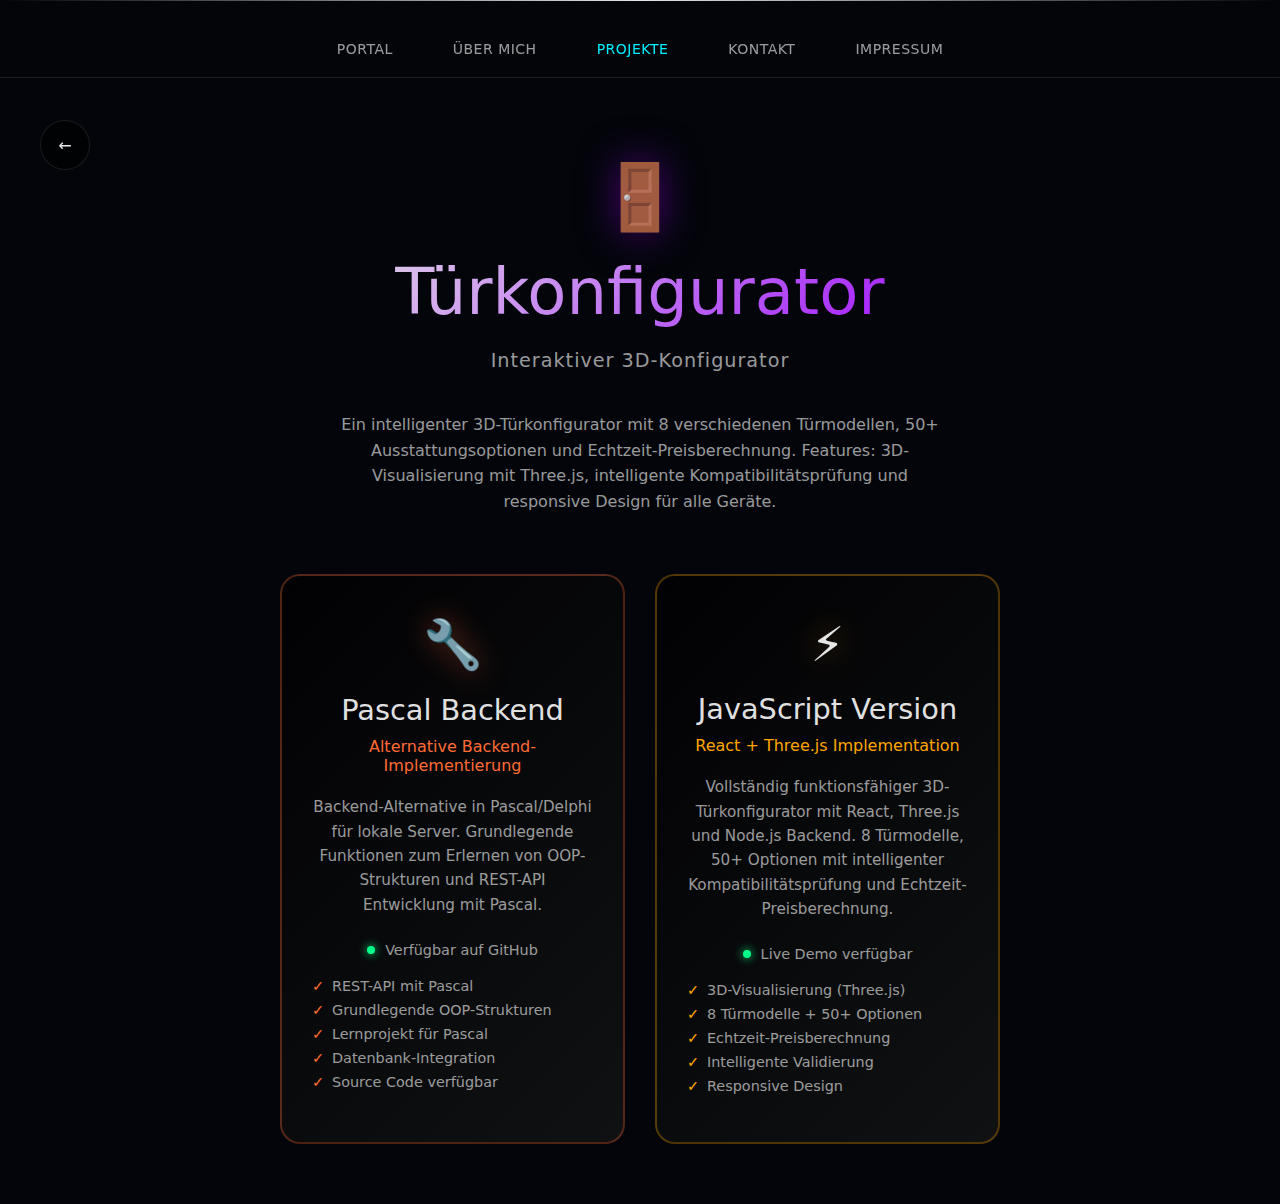
<file: pages/play/projekte/konfigurator.html>
<!DOCTYPE html>
<html lang="de">
<head>
    <meta charset="UTF-8">
    <meta name="viewport" content="width=device-width, initial-scale=1.0">
    <title>Konfigurator - Versionen</title>
    <style>
        :root {
            --bg-dark: #03050a;
            --bg-secondary: #0a0f1a;
            --accent-white: rgba(255,255,255,0.9);
            --accent-dim: rgba(255,255,255,0.6);
            --accent-subtle: rgba(255,255,255,0.3);
            --neon-cyan: #00f0ff;
            --neon-2: #9b00ff;
            --glass: rgba(255,255,255,0.04);
            --border-subtle: rgba(255,255,255,0.1);
        }

        * {
            margin: 0;
            padding: 0;
            box-sizing: border-box;
        }

        body {
            background: var(--bg-dark);
            font-family: 'Inter', system-ui, -apple-system, 'Segoe UI', Roboto;
            color: var(--accent-white);
            overflow-x: hidden;
            min-height: 100vh;
        }

        /* Header Navigation */
        .header {
            position: fixed;
            top: 0;
            left: 0;
            right: 0;
            z-index: 1000;
            background: rgba(3, 5, 10, 0.95);
            -webkit-backdrop-filter: blur(10px);
            backdrop-filter: blur(10px);
            border-bottom: 1px solid var(--border-subtle);
        }

        .header-line {
            width: 100%;
            height: 1px;
            background: linear-gradient(90deg, transparent, var(--accent-white), transparent);
            margin-bottom: 20px;
        }

        .nav-menu {
            display: flex;
            justify-content: center;
            align-items: center;
            padding: 20px 40px;
            gap: 60px;
        }

        .nav-item {
            color: var(--accent-dim);
            text-decoration: none;
            font-size: 14px;
            font-weight: 400;
            letter-spacing: 0.5px;
            transition: all 0.3s ease;
            position: relative;
            text-transform: uppercase;
        }

        .nav-item:hover {
            color: var(--accent-white);
        }

        .nav-item.active {
            color: var(--neon-cyan);
        }

        /* Main Content */
        .main-content {
            margin-top: 100px;
            padding: 60px 40px;
            max-width: 800px;
            margin-left: auto;
            margin-right: auto;
            text-align: center;
        }

        .hero-section {
            margin-bottom: 60px;
        }

        .hero-icon {
            font-size: 4rem;
            margin-bottom: 20px;
            filter: drop-shadow(0 0 20px rgba(155, 0, 255, 0.5));
        }

        .hero-title {
            font-size: clamp(2.5rem, 5vw, 4rem);
            font-weight: 300;
            margin-bottom: 20px;
            background: linear-gradient(135deg, var(--accent-white), var(--neon-2));
            -webkit-background-clip: text;
            -webkit-text-fill-color: transparent;
            background-clip: text;
        }

        .hero-subtitle {
            font-size: 1.2rem;
            color: var(--accent-dim);
            font-weight: 300;
            letter-spacing: 1px;
            margin-bottom: 40px;
        }

        .hero-description {
            color: var(--accent-dim);
            line-height: 1.6;
            max-width: 600px;
            margin: 0 auto 40px auto;
            font-size: 1rem;
        }

        /* Version Selection */
        .version-selection {
            display: grid;
            grid-template-columns: repeat(2, 1fr);
            gap: 30px;
            margin-top: 50px;
            max-width: 800px;
            margin-left: auto;
            margin-right: auto;
        }

        .version-card {
            background: linear-gradient(135deg, rgba(0, 0, 0, 0.6), rgba(20, 20, 20, 0.8));
            border: 2px solid rgba(155, 0, 255, 0.3);
            border-radius: 20px;
            padding: 40px 30px;
            transition: all 0.4s ease;
            position: relative;
            overflow: hidden;
            cursor: pointer;
            text-decoration: none;
            color: inherit;
            display: block;
        }

        .version-card::before {
            content: '';
            position: absolute;
            top: 0;
            left: -100%;
            width: 100%;
            height: 100%;
            background: linear-gradient(90deg, transparent, rgba(155, 0, 255, 0.1), transparent);
            transition: left 0.4s ease;
        }

        .version-card:hover::before {
            left: 100%;
        }

        .version-card:hover {
            border-color: var(--neon-2);
            background: linear-gradient(135deg, rgba(155, 0, 255, 0.15), rgba(0, 0, 0, 0.9));
            transform: translateY(-10px);
            box-shadow: 0 15px 40px rgba(155, 0, 255, 0.3);
        }

        .pascal-card {
            border-color: rgba(255, 107, 53, 0.3);
        }

        .pascal-card:hover {
            border-color: #ff6b35;
            background: linear-gradient(135deg, rgba(255, 107, 53, 0.15), rgba(0, 0, 0, 0.9));
            box-shadow: 0 15px 40px rgba(255, 107, 53, 0.3);
        }

        .pascal-card::before {
            background: linear-gradient(90deg, transparent, rgba(255, 107, 53, 0.1), transparent);
        }

        .js-card {
            border-color: rgba(255, 165, 0, 0.3);
        }

        .js-card:hover {
            border-color: #ffa500;
            background: linear-gradient(135deg, rgba(255, 165, 0, 0.15), rgba(0, 0, 0, 0.9));
            box-shadow: 0 15px 40px rgba(255, 165, 0, 0.3);
        }

        .js-card::before {
            background: linear-gradient(90deg, transparent, rgba(255, 165, 0, 0.1), transparent);
        }

        .js-card .version-icon {
            filter: drop-shadow(0 0 15px rgba(255, 165, 0, 0.5));
        }

        .js-card .version-subtitle {
            color: #ffa500;
        }

        .js-card .version-features li::before {
            color: #ffa500;
        }

        .version-icon {
            font-size: 3rem;
            margin-bottom: 20px;
            filter: drop-shadow(0 0 15px rgba(155, 0, 255, 0.5));
        }

        .pascal-card .version-icon {
            filter: drop-shadow(0 0 15px rgba(255, 107, 53, 0.5));
        }

        .version-title {
            font-size: 1.8rem;
            font-weight: 500;
            margin-bottom: 10px;
            color: var(--accent-white);
        }

        .version-subtitle {
            font-size: 1rem;
            color: var(--neon-2);
            margin-bottom: 20px;
            font-weight: 500;
        }

        .pascal-card .version-subtitle {
            color: #ff6b35;
        }

        .version-description {
            color: var(--accent-dim);
            line-height: 1.6;
            margin-bottom: 25px;
            font-size: 0.95rem;
        }

        .version-status {
            display: flex;
            align-items: center;
            justify-content: center;
            gap: 10px;
            margin-bottom: 20px;
        }

        .status-indicator {
            width: 8px;
            height: 8px;
            border-radius: 50%;
            background: #00ff88;
            box-shadow: 0 0 10px #00ff88;
            animation: pulse 2s infinite;
        }

        .status-indicator.coming-soon {
            background: var(--neon-2);
            box-shadow: 0 0 10px var(--neon-2);
        }

        .status-text {
            font-size: 0.9rem;
            color: var(--accent-dim);
        }

        .version-features {
            list-style: none;
            text-align: left;
        }

        .version-features li {
            color: var(--accent-dim);
            font-size: 0.9rem;
            margin-bottom: 8px;
            padding-left: 20px;
            position: relative;
        }

        .version-features li::before {
            content: '✓';
            position: absolute;
            left: 0;
            color: var(--neon-2);
            font-weight: bold;
        }

        .pascal-card .version-features li::before {
            color: #ff6b35;
        }

        .coming-soon-badge {
            position: absolute;
            top: 20px;
            right: 20px;
            background: var(--neon-2);
            color: white;
            padding: 5px 12px;
            border-radius: 12px;
            font-size: 0.8rem;
            font-weight: 500;
        }



        @keyframes pulse {
            0%, 100% { opacity: 1; }
            50% { opacity: 0.5; }
        }

        /* Back Button */
        .back-button {
            position: fixed;
            top: 120px;
            left: 40px;
            background: rgba(0, 0, 0, 0.6);
            border: 1px solid var(--border-subtle);
            border-radius: 50%;
            width: 50px;
            height: 50px;
            display: flex;
            align-items: center;
            justify-content: center;
            color: var(--accent-white);
            text-decoration: none;
            transition: all 0.3s ease;
            backdrop-filter: blur(10px);
        }

        .back-button:hover {
            background: rgba(155, 0, 255, 0.2);
            border-color: var(--neon-2);
            transform: scale(1.1);
        }

        /* Responsive */
        @media (max-width: 768px) {
            .main-content {
                padding: 40px 20px;
                margin-top: 80px;
            }

            .nav-menu {
                gap: 30px;
                padding: 15px 20px;
                flex-wrap: wrap;
            }

            .version-selection {
                grid-template-columns: 1fr;
                gap: 20px;
            }

            .version-card {
                padding: 30px 25px;
            }

            .back-button {
                left: 20px;
                top: 100px;
            }
        }
    </style>
</head>
<body>
    <!-- Back Button -->
    <a href="projekte.html" class="back-button" title="Zurück zu Projekten">
        ←
    </a>

    <!-- Header Navigation -->
    <header class="header">
        <div class="header-line"></div>
        <nav class="nav-menu">
            <a href="../../../index.html" class="nav-item">Portal</a>
            <a href="../../about.html" class="nav-item">Über Mich</a>
            <a href="projekte.html" class="nav-item active">Projekte</a>
            <a href="../../contact.html" class="nav-item">Kontakt</a>
            <a href="../../impressum.html" class="nav-item">Impressum</a>
        </nav>
    </header>

    <!-- Main Content -->
    <main class="main-content">
        <!-- Hero Section -->
        <section class="hero-section">
            <div class="hero-icon">🚪</div>
            <h1 class="hero-title">Türkonfigurator</h1>
            <p class="hero-subtitle">Interaktiver 3D-Konfigurator</p>
            <p class="hero-description">
                Ein intelligenter 3D-Türkonfigurator mit 8 verschiedenen Türmodellen, 
                50+ Ausstattungsoptionen und Echtzeit-Preisberechnung. Features: 
                3D-Visualisierung mit Three.js, intelligente Kompatibilitätsprüfung 
                und responsive Design für alle Geräte.
            </p>
        </section>

        <!-- Version Selection -->
        <section class="version-selection">
            <!-- Pascal Version -->
            <a href="https://github.com/patrickwwewe/lazarus-konfigurator" target="_blank" class="version-card pascal-card">
                <div class="version-icon">🔧</div>
                <h3 class="version-title">Pascal Backend</h3>
                <p class="version-subtitle">Alternative Backend-Implementierung</p>
                <p class="version-description">
                    Backend-Alternative in Pascal/Delphi für lokale Server. 
                    Grundlegende Funktionen zum Erlernen von OOP-Strukturen 
                    und REST-API Entwicklung mit Pascal.
                </p>
                <div class="version-status">
                    <div class="status-indicator"></div>
                    <span class="status-text">Verfügbar auf GitHub</span>
                </div>
                <ul class="version-features">
                    <li>REST-API mit Pascal</li>
                    <li>Grundlegende OOP-Strukturen</li>
                    <li>Lernprojekt für Pascal</li>
                    <li>Datenbank-Integration</li>
                    <li>Source Code verfügbar</li>
                </ul>
            </a>

            <!-- JavaScript Version -->
            <a href="https://patrickwwewe.github.io/demoKonfigurator/" target="_blank" class="version-card js-card">
                <div class="version-icon">⚡</div>
                <h3 class="version-title">JavaScript Version</h3>
                <p class="version-subtitle">React + Three.js Implementation</p>
                <p class="version-description">
                    Vollständig funktionsfähiger 3D-Türkonfigurator mit React, Three.js 
                    und Node.js Backend. 8 Türmodelle, 50+ Optionen mit intelligenter 
                    Kompatibilitätsprüfung und Echtzeit-Preisberechnung.
                </p>
                <div class="version-status">
                    <div class="status-indicator"></div>
                    <span class="status-text">Live Demo verfügbar</span>
                </div>
                <ul class="version-features">
                    <li>3D-Visualisierung (Three.js)</li>
                    <li>8 Türmodelle + 50+ Optionen</li>
                    <li>Echtzeit-Preisberechnung</li>
                    <li>Intelligente Validierung</li>
                    <li>Responsive Design</li>
                </ul>
            </a>
        </section>
    </main>

    <script>


        // Smooth entrance animations
        document.addEventListener('DOMContentLoaded', function() {
            const cards = document.querySelectorAll('.version-card');
            cards.forEach((card, index) => {
                card.style.opacity = '0';
                card.style.transform = 'translateY(30px)';
                
                setTimeout(() => {
                    card.style.transition = 'all 0.6s ease';
                    card.style.opacity = '1';
                    card.style.transform = 'translateY(0)';
                }, index * 200 + 300);
            });
        });
    </script>
</body>
</html>
</file>
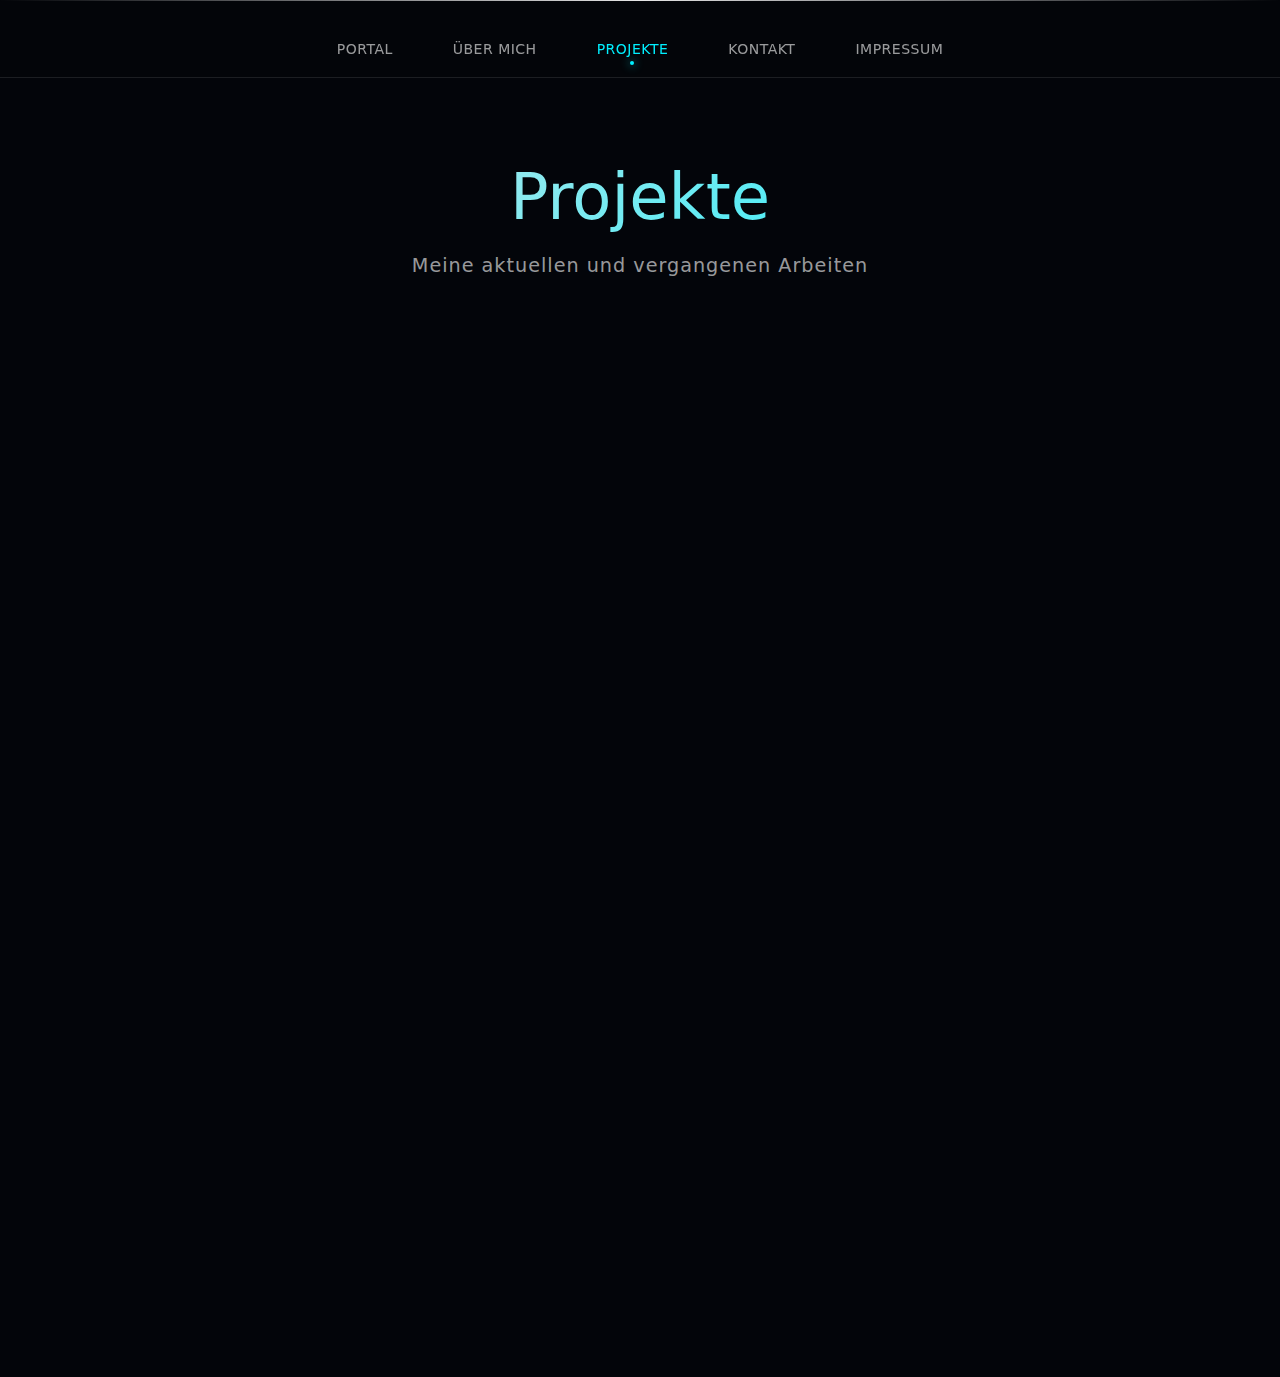
<file: pages/play/projekte/projekte.html>
<!DOCTYPE html>
<html lang="de">
<head>
    <meta charset="UTF-8">
    <meta name="viewport" content="width=device-width, initial-scale=1.0">
    <title>Projekte - Patrick</title>
    <style>
        /* ====================================================================
                               PROJEKTE - ELEGANTES DESIGN
           ====================================================================
           Kombiniert das minimalistische Design der About-Seite mit
           anklickbaren Projekt-Kärtchen
           ==================================================================== */

        :root {
            --bg-dark: #03050a;
            --bg-secondary: #0a0f1a;
            --accent-white: rgba(255,255,255,0.9);
            --accent-dim: rgba(255,255,255,0.6);
            --accent-subtle: rgba(255,255,255,0.3);
            --neon-cyan: #00f0ff;
            --neon-2: #9b00ff;
            --glass: rgba(255,255,255,0.04);
            --border-subtle: rgba(255,255,255,0.1);
        }

        * {
            margin: 0;
            padding: 0;
            box-sizing: border-box;
        }

        body {
            background: var(--bg-dark);
            font-family: 'Inter', system-ui, -apple-system, 'Segoe UI', Roboto;
            color: var(--accent-white);
            overflow-x: hidden;
            min-height: 100vh;
        }

        /* ====================================================================
                                   MINIMALISTISCHER HEADER
           ====================================================================
           Identisch zu anderen Seiten für Konsistenz
           ==================================================================== */

        .header {
            position: fixed;
            top: 0;
            left: 0;
            right: 0;
            z-index: 1000;
            background: rgba(3, 5, 10, 0.95);
            -webkit-backdrop-filter: blur(10px);
            backdrop-filter: blur(10px);
            border-bottom: 1px solid var(--border-subtle);
        }

        .header-line {
            width: 100%;
            height: 1px;
            background: linear-gradient(90deg, transparent, var(--accent-white), transparent);
            margin-bottom: 20px;
        }

        .nav-menu {
            display: flex;
            justify-content: center;
            align-items: center;
            padding: 20px 40px;
            gap: 60px;
        }

        .nav-item {
            color: var(--accent-dim);
            text-decoration: none;
            font-size: 14px;
            font-weight: 400;
            letter-spacing: 0.5px;
            transition: all 0.3s ease;
            position: relative;
            text-transform: uppercase;
        }

        .nav-item:hover {
            color: var(--accent-white);
        }

        .nav-item.active {
            color: var(--neon-cyan);
        }

        .nav-item.active::after {
            content: '';
            position: absolute;
            bottom: -8px;
            left: 50%;
            transform: translateX(-50%);
            width: 4px;
            height: 4px;
            background: var(--neon-cyan);
            border-radius: 50%;
            box-shadow: 0 0 10px var(--neon-cyan);
        }

        /* ====================================================================
                                   MAIN CONTENT AREA
           ====================================================================
           Hauptbereich für Projekt-Kärtchen
           ==================================================================== */

        .main-content {
            margin-top: 100px;
            padding: 60px 40px;
            max-width: 1200px;
            margin-left: auto;
            margin-right: auto;
        }

        .hero-section {
            text-align: center;
            margin-bottom: 60px;
        }

        .hero-title {
            font-size: clamp(2.5rem, 5vw, 4rem);
            font-weight: 300;
            margin-bottom: 20px;
            background: linear-gradient(135deg, var(--accent-white), var(--neon-cyan));
            -webkit-background-clip: text;
            -webkit-text-fill-color: transparent;
            background-clip: text;
        }

        .hero-subtitle {
            font-size: 1.2rem;
            color: var(--accent-dim);
            font-weight: 300;
            letter-spacing: 1px;
        }

        /* ====================================================================
                                   PROJECTS GRID
           ====================================================================
           Responsive Grid für Projekt-Kärtchen
           ==================================================================== */

        .projects-grid {
            display: grid;
            grid-template-columns: repeat(auto-fit, minmax(350px, 1fr));
            gap: 30px;
            margin-top: 40px;
        }

        /* ====================================================================
                                   PROJECT CARDS
           ====================================================================
           Anklickbare Projekt-Kärtchen mit Hover-Effekten
           ==================================================================== */

        .project-card {
            background: linear-gradient(135deg, var(--glass), rgba(255,255,255,0.02));
            border: 1px solid var(--border-subtle);
            border-radius: 15px;
            padding: 30px;
            transition: all 0.4s ease;
            position: relative;
            overflow: hidden;
            cursor: pointer;
            text-decoration: none;
            color: inherit;
            display: block;
        }

        .project-card::before {
            content: '';
            position: absolute;
            top: 0;
            left: -100%;
            width: 100%;
            height: 100%;
            background: linear-gradient(90deg, transparent, rgba(0, 240, 255, 0.05), transparent);
            transition: left 0.6s ease;
        }

        .project-card:hover::before {
            left: 100%;
        }

        .project-card:hover {
            border-color: rgba(0, 240, 255, 0.4);
            transform: translateY(-8px);
            box-shadow: 
                0 20px 40px rgba(0, 0, 0, 0.3),
                0 0 30px rgba(0, 240, 255, 0.15);
        }

        .project-header {
            display: flex;
            align-items: center;
            margin-bottom: 20px;
        }

        .project-icon {
            font-size: 2.5rem;
            margin-right: 15px;
            filter: drop-shadow(0 0 10px rgba(0, 240, 255, 0.3));
        }

        .project-title {
            font-size: 1.4rem;
            font-weight: 500;
            color: var(--accent-white);
            margin-bottom: 5px;
        }

        .project-subtitle {
            font-size: 0.9rem;
            color: var(--neon-cyan);
            text-transform: uppercase;
            letter-spacing: 1px;
        }

        .project-description {
            color: var(--accent-dim);
            line-height: 1.6;
            margin-bottom: 20px;
            font-size: 0.95rem;
        }

        .project-tech {
            display: flex;
            flex-wrap: wrap;
            gap: 8px;
            margin-bottom: 20px;
        }

        .tech-tag {
            background: rgba(0, 240, 255, 0.1);
            border: 1px solid rgba(0, 240, 255, 0.3);
            color: var(--neon-cyan);
            padding: 4px 12px;
            border-radius: 15px;
            font-size: 0.8rem;
            font-weight: 500;
        }

        .project-status {
            display: flex;
            align-items: center;
            gap: 10px;
        }

        .status-indicator {
            width: 8px;
            height: 8px;
            border-radius: 50%;
            background: #00ff88;
            box-shadow: 0 0 10px #00ff88;
            animation: pulse 2s infinite;
        }

        .status-indicator.in-progress {
            background: #ffaa00;
            box-shadow: 0 0 10px #ffaa00;
        }

        .status-indicator.completed {
            background: #00ff88;
            box-shadow: 0 0 10px #00ff88;
        }

        .status-text {
            font-size: 0.85rem;
            color: var(--accent-dim);
        }

        @keyframes pulse {
            0%, 100% { opacity: 1; }
            50% { opacity: 0.5; }
        }

        /* ====================================================================
                                   PROJECT LOGO STYLE ALS BILD
           ====================================================================
           Stil für Projekt-Logo eines BILDES in Projektkarten
           ==================================================================== */
        .project-logo {
    width: 2.5rem;  /* Gleiche Größe wie project-icon */
    height: 2.5rem;
    object-fit: cover;
    border-radius: 12px; /* Für runde Ecken, bei Kreis: 50% */
    margin-right: 15px; /* Gleicher Abstand wie project-icon */
    filter: drop-shadow(0 0 10px rgba(0, 240, 255, 0.3)); /* Gleicher Effekt */
}


        /* ====================================================================
                                   COMING SOON CARD
           ====================================================================
           Spezielle Karte für kommende Projekte
           ==================================================================== */

        .coming-soon-card {
            background: linear-gradient(135deg, rgba(155, 0, 255, 0.05), rgba(0, 240, 255, 0.05));
            border: 1px solid rgba(155, 0, 255, 0.3);
            border-radius: 15px;
            padding: 40px;
            text-align: center;
            position: relative;
            overflow: hidden;
        }

        .coming-soon-card::before {
            content: '';
            position: absolute;
            top: 0;
            left: -100%;
            width: 100%;
            height: 100%;
            background: linear-gradient(90deg, transparent, rgba(155, 0, 255, 0.1), transparent);
            animation: shimmer 3s infinite;
        }

        @keyframes shimmer {
            0% { left: -100%; }
            100% { left: 100%; }
        }

        .coming-soon-icon {
            font-size: 3rem;
            margin-bottom: 20px;
            filter: drop-shadow(0 0 15px rgba(155, 0, 255, 0.5));
        }

        .coming-soon-title {
            font-size: 1.5rem;
            color: var(--neon-2);
            margin-bottom: 15px;
            font-weight: 500;
        }

        .coming-soon-text {
            color: var(--accent-dim);
            font-size: 0.95rem;
            line-height: 1.6;
        }

        /* ====================================================================
                                   RESPONSIVE DESIGN
           ====================================================================
           Mobile Optimierung
           ==================================================================== */

        @media (max-width: 768px) {
            .main-content {
                padding: 40px 20px;
                margin-top: 80px;
            }

            .nav-menu {
                gap: 30px;
                padding: 15px 20px;
            }

            .hero-title {
                font-size: 2.5rem;
            }

            .projects-grid {
                grid-template-columns: 1fr;
                gap: 20px;
            }

            .project-card {
                padding: 25px;
            }
        }

        @media (max-width: 480px) {
            .nav-menu {
                gap: 20px;
                flex-wrap: wrap;
            }

            .project-header {
                flex-direction: column;
                text-align: center;
            }

            .project-icon {
                margin-right: 0;
                margin-bottom: 10px;
            }
        }

        /* ====================================================================
                                   FADE-IN ANIMATIONEN
           ====================================================================
           Smooth Entrance-Effekte
           ==================================================================== */

        .fade-in {
            opacity: 0;
            transform: translateY(20px);
            animation: fadeInElement 0.8s ease-out forwards;
        }

        .fade-in-delay-1 { animation-delay: 0.2s; }
        .fade-in-delay-2 { animation-delay: 0.4s; }
        .fade-in-delay-3 { animation-delay: 0.6s; }

        @keyframes fadeInElement {
            to {
                opacity: 1;
                transform: translateY(0);
            }
        }
    </style>
</head>
<body>
    <!-- Header Navigation -->
    <header class="header">
        <div class="header-line"></div>
        <nav class="nav-menu">
            <a href="../../../index.html" class="nav-item">Portal</a>
            <a href="../../about.html" class="nav-item">Über Mich</a>
            <a href="#" class="nav-item active">Projekte</a>
            <a href="../../contact.html" class="nav-item">Kontakt</a>
            <a href="../../impressum.html" class="nav-item">Impressum</a>
        </nav>
    </header>

    <!-- Main Content -->
    <main class="main-content">
        <!-- Hero Section -->
        <section class="hero-section">
            <h1 class="hero-title">Projekte</h1>
            <p class="hero-subtitle">Meine aktuellen und vergangenen Arbeiten</p>
        </section>

        <!-- Projects Grid -->
        <section class="projects-grid">
            <!-- Project 1: 3D Portfolio Portal (Aktuelles Projekt) -->
            <a href="../01_index.html" class="project-card fade-in fade-in-delay-1">
                <div class="project-header">
                    <span class="project-icon">🌀</span>
                    <div>
                        <h3 class="project-title">3D Portfolio Portal</h3>
                        <p class="project-subtitle">Interactive WebGL Experience</p>
                    </div>
                </div>
                <p class="project-description">
                    Ein interaktives 3D-Portal mit WebGL und Three.js. Features include shader-basierte 
                    Effekte, Partikel-Systeme, responsive Design und ein radiales Navigationsmenü.
                </p>
                <div class="project-tech">
                    <span class="tech-tag">Three.js</span>
                    <span class="tech-tag">WebGL</span>
                    <span class="tech-tag">GLSL Shaders</span>
                    <span class="tech-tag">JavaScript ES6</span>
                    <span class="tech-tag">CSS3</span>
                </div>
                <div class="project-status">
                    <div class="status-indicator completed"></div>
                    <span class="status-text">Live & Funktional</span>
                </div>
            </a>

            <!-- Pojekt 2: Diplomarbeit Aurora-->
 <a href="aurora.html" class="project-card fade-in fade-in-delay-2">
    <div class="project-header">
        <img src="../../../js/assets/aurora_photo.png" class="project-logo" alt="AURORA Logo">
        
        <div>
            <h3 class="project-title">AURORA – Diplomarbeit</h3>
            <p class="project-subtitle">Automatisierte Wirkungsmessung</p>
        </div>
    </div>

    <p class="project-description">
        Ein Discord-Chatbot zur automatisierten Wirkungsmessung in der Bildungs- 
        und Berufsberatung. Erfasst Interaktionen in Echtzeit, analysiert die Daten 
        und bereitet sie in Google Sheets für Berichte & Stakeholder auf. 
        Erweiterung durch Instagram-Integration und begleitendes Erklärvideo.
    </p>

    <div class="project-tech">
        <span class="tech-tag">Python</span>
        <span class="tech-tag">Discord API</span>
        <span class="tech-tag">Google Sheets API</span>
        <span class="tech-tag">Instagram Graph API</span>
        <span class="tech-tag">Automation</span>
    </div>

    <div class="project-status">
        <div class="status-indicator completed"></div>
        <span class="status-text">Abgeschlossen & Dokumentiert</span>
    </div>
</a>


            <!-- Projekt 3: Instagram Feed -->
            <a href="insta.html" class="project-card fade-in fade-in-delay-1">
                <div class="project-header">
                    <span class="project-icon">
                        <svg xmlns="http://www.w3.org/2000/svg" width="32" height="32" viewBox="0 0 24 24"
                            fill="none" stroke="#2dd4f7" stroke-width="2" 
                            style="filter: drop-shadow(0 0 6px #2dd4f7);">
                            <rect x="2" y="2" width="20" height="20" rx="5"/>
                            <circle cx="12" cy="12" r="3.5"/>
                            <circle cx="17.5" cy="6.5" r="1.5" fill="#2dd4f7"/>
                        </svg>
                    </span>
                    <div>
                        <h3 class="project-title">Instagram Feed</h3>
                        <p class="project-subtitle">@notaboutptrickedr</p>
                    </div>
                </div>
                <p class="project-description">
                        Ein Portfolio-Projekt für Fotografie und Bildbearbeitung. Fokus auf stimmungsvollen
    Portraits, Landschafts- und Nachtaufnahmen sowie kreativer Nachbearbeitung mit 
    Lightroom und Photoshop.
                </p>
                <div class="project-tech">
                    <span class="tech-tag">ADOBE Photoshop</span>
                    <span class="tech-tag">ADOBE Lightroom Classic</span>
               
                </div>
                <div class="project-status">
                    <div class="status-indicator completed"></div>
                    <span class="status-text">Online</span>
                </div>
            </a>
            <!-- Projekt 4: Schwarzes Loch Spiel -->
            <a href="schwarzes_loch_spiel.html" class="project-card fade-in fade-in-delay-2">
                <div class="project-header">
                    <span class="project-icon">🕳️</span>
                    <div>
                        <h3 class="project-title">Need Some Space?</h3>
                        <p class="project-subtitle">Schwarzes Loch Spiel</p>
                    </div>
                </div>
                <p class="project-description">
                    Ein fesselndes Weltraum-Spiel, in dem du Objekte in einem schwarzen Loch navigierst.
                    Basierend auf realistischer Physik und beeindruckenden 3D-Grafiken mit authentischen
                    Blender-Assets von Loïc Norgeot.
                </p>
                <div class="project-tech">
                    <span class="tech-tag">Three.js</span>
                    <span class="tech-tag">WebGL</span>
                    <span class="tech-tag">Physics Engine</span>
                    <span class="tech-tag">Blender Assets</span>
                </div>
                <div class="project-status">
                    <div class="status-indicator in-progress"></div>
                    <span class="status-text">In Entwicklung</span>
                </div>
            </a>

            <!-- Placeholder for future projects -->
            <div class="coming-soon-card fade-in fade-in-delay-3">
                <span class="coming-soon-icon">💡</span>
                <h3 class="coming-soon-title">In Entwicklung</h3>
                <p class="coming-soon-text">
                    Aktuell arbeite ich an neuen innovativen Lösungen in den Bereichen 
                    Cybersecurity, Full-Stack Development und 3D-Visualisierung.
                </p>
            </div>
        </section>
    </main>

    <script>
        // Smooth scroll für Links
        document.querySelectorAll('a[href^="#"]').forEach(anchor => {
            anchor.addEventListener('click', function (e) {
                e.preventDefault();
                const target = document.querySelector(this.getAttribute('href'));
                if (target) {
                    target.scrollIntoView({
                        behavior: 'smooth'
                    });
                }
            });
        });

        // Intersection Observer für Animationen
        const observerOptions = {
            threshold: 0.1,
            rootMargin: '0px 0px -50px 0px'
        };

        const observer = new IntersectionObserver(function(entries) {
            entries.forEach(entry => {
                if (entry.isIntersecting) {
                    entry.target.style.animationPlayState = 'running';
                }
            });
        }, observerOptions);

        // Alle fade-in Elemente beobachten
        document.querySelectorAll('.fade-in').forEach(el => {
            el.style.animationPlayState = 'paused';
            observer.observe(el);
        });

        // Projekt-Karten Click-Feedback
        document.querySelectorAll('.project-card').forEach(card => {
            card.addEventListener('click', function(e) {
                // Kurze Animation beim Klick
                this.style.transform = 'translateY(-8px) scale(0.98)';
                setTimeout(() => {
                    this.style.transform = 'translateY(-8px) scale(1)';
                }, 150);
            });
        });
    </script>
</body>
</html>
</file>
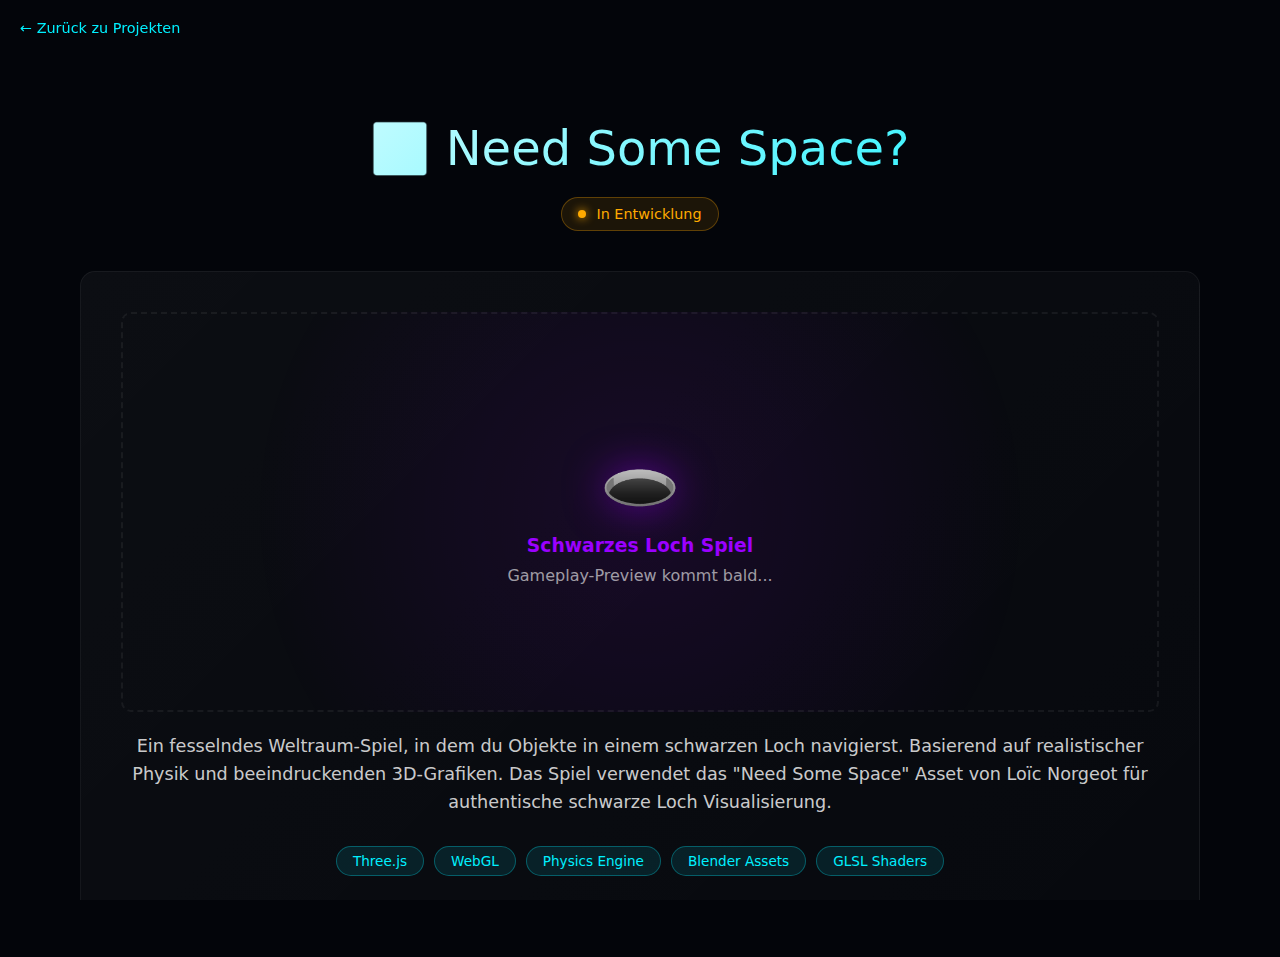
<file: pages/play/projekte/schwarzes_loch_spiel.html>
<!DOCTYPE html>
<html lang="de">
<head>
    <meta charset="UTF-8">
    <meta name="viewport" content="width=device-width, initial-scale=1.0">
    <title>Schwarzes Loch Spiel - Patrick</title>
    
    <!-- Zentrale styles.css mit allen Game-Styles -->
    <link rel="stylesheet" href="../../../styles.css">
    
    <!-- Fallback Styles falls CSS nicht lädt -->
    <style>
        /* Fallback falls styles.css nicht lädt */
        :root {
            --bg: #03050a;
            --neon: #00f0ff;
            --neon-2: #9b00ff;
            --accent: rgba(255,255,255,0.06);
            --glass: rgba(255,255,255,0.04);
        }
        
        * { margin: 0; padding: 0; box-sizing: border-box; }
        
        body {
            background: var(--bg);
            color: white;
            font-family: 'Inter', system-ui, sans-serif;
            min-height: 100vh;
        }
        
        .back-link {
            position: fixed; top: 20px; left: 20px; z-index: 1000;
            color: var(--neon); text-decoration: none;
            font-size: 0.9rem; transition: all 0.3s ease;
        }
        
        .back-link:hover { 
            color: var(--neon-2); 
            text-shadow: 0 0 10px var(--neon-2); 
        }
        
        .game-container { 
            max-width: 1200px; margin: 0 auto; padding: 0 40px; 
        }
        
        .game-header { 
            text-align: center; margin: 120px 0 40px 0; 
        }
        
        .game-title {
            font-size: 3rem; font-weight: 300; margin-bottom: 20px;
            background: linear-gradient(135deg, #fff, var(--neon));
            -webkit-background-clip: text; -webkit-text-fill-color: transparent;
        }
        
        .status-badge {
            display: inline-flex; align-items: center; gap: 10px;
            background: rgba(255, 170, 0, 0.1); border: 1px solid rgba(255, 170, 0, 0.3);
            color: #ffaa00; padding: 8px 16px; border-radius: 20px;
            font-size: 0.9rem; font-weight: 500;
        }
        
        .status-dot {
            width: 8px; height: 8px; border-radius: 50%;
            background: #ffaa00; box-shadow: 0 0 10px #ffaa00;
            animation: pulse 2s infinite;
        }
        
        @keyframes pulse { 0%, 100% { opacity: 1; } 50% { opacity: 0.5; } }
        
        .game-preview {
            background: linear-gradient(135deg, var(--glass), rgba(255,255,255,0.02));
            border: 1px solid var(--accent); border-radius: 15px;
            padding: 40px; margin: 40px 0; text-align: center;
        }
        
        .preview-placeholder {
            width: 100%; height: 400px;
            background: radial-gradient(circle, rgba(155,0,255,0.1) 0%, transparent 70%);
            border: 2px dashed var(--accent); border-radius: 10px;
            display: flex; flex-direction: column; align-items: center; justify-content: center;
            margin-bottom: 20px;
        }
        
        .placeholder-icon { 
            font-size: 4rem; margin-bottom: 20px;
            filter: drop-shadow(0 0 20px rgba(155,0,255,0.5)); 
        }
        
        .game-description { 
            color: rgba(255,255,255,0.8); line-height: 1.6; 
            margin-bottom: 30px; font-size: 1.1rem; 
        }
        
        .tech-list { 
            display: flex; flex-wrap: wrap; gap: 10px; justify-content: center; 
        }
        
        .tech-tag {
            background: rgba(0, 240, 255, 0.1); border: 1px solid rgba(0, 240, 255, 0.3);
            color: var(--neon); padding: 6px 16px; border-radius: 15px;
            font-size: 0.85rem; font-weight: 500;
        }
        
        @media (max-width: 768px) {
            .game-container { padding: 0 20px; }
            .game-preview { padding: 20px; }
            .preview-placeholder { height: 300px; }
            .game-header { margin: 100px 0 30px 0; }
            .game-title { font-size: 2rem; }
        }
    </style>
</head>
<body>
    <!-- Back Link -->
    <a href="projekte.html" class="back-link">← Zurück zu Projekten</a>

    <!-- Main Content -->
    <div class="game-container">
        <div class="game-header">
            <h1 class="game-title">🌌 Need Some Space?</h1>
            <div class="status-badge">
                <div class="status-dot"></div>
                In Entwicklung
            </div>
        </div>

        <div class="game-preview">
            <div class="preview-placeholder">
                <div class="placeholder-icon">🕳️</div>
                <h3 style="color: var(--neon-2); margin-bottom: 10px;">Schwarzes Loch Spiel</h3>
                <p style="color: rgba(255,255,255,0.6);">Gameplay-Preview kommt bald...</p>
            </div>

            <div class="game-description">
                <p>Ein fesselndes Weltraum-Spiel, in dem du Objekte in einem schwarzen Loch navigierst. 
                Basierend auf realistischer Physik und beeindruckenden 3D-Grafiken. Das Spiel verwendet 
                das "Need Some Space" Asset von Loïc Norgeot für authentische schwarze Loch Visualisierung.</p>
            </div>

            <div class="tech-list">
                <span class="tech-tag">Three.js</span>
                <span class="tech-tag">WebGL</span>
                <span class="tech-tag">Physics Engine</span>
                <span class="tech-tag">Blender Assets</span>
                <span class="tech-tag">GLSL Shaders</span>
            </div>
        </div>
    </div>
</body>
</html>
</file>
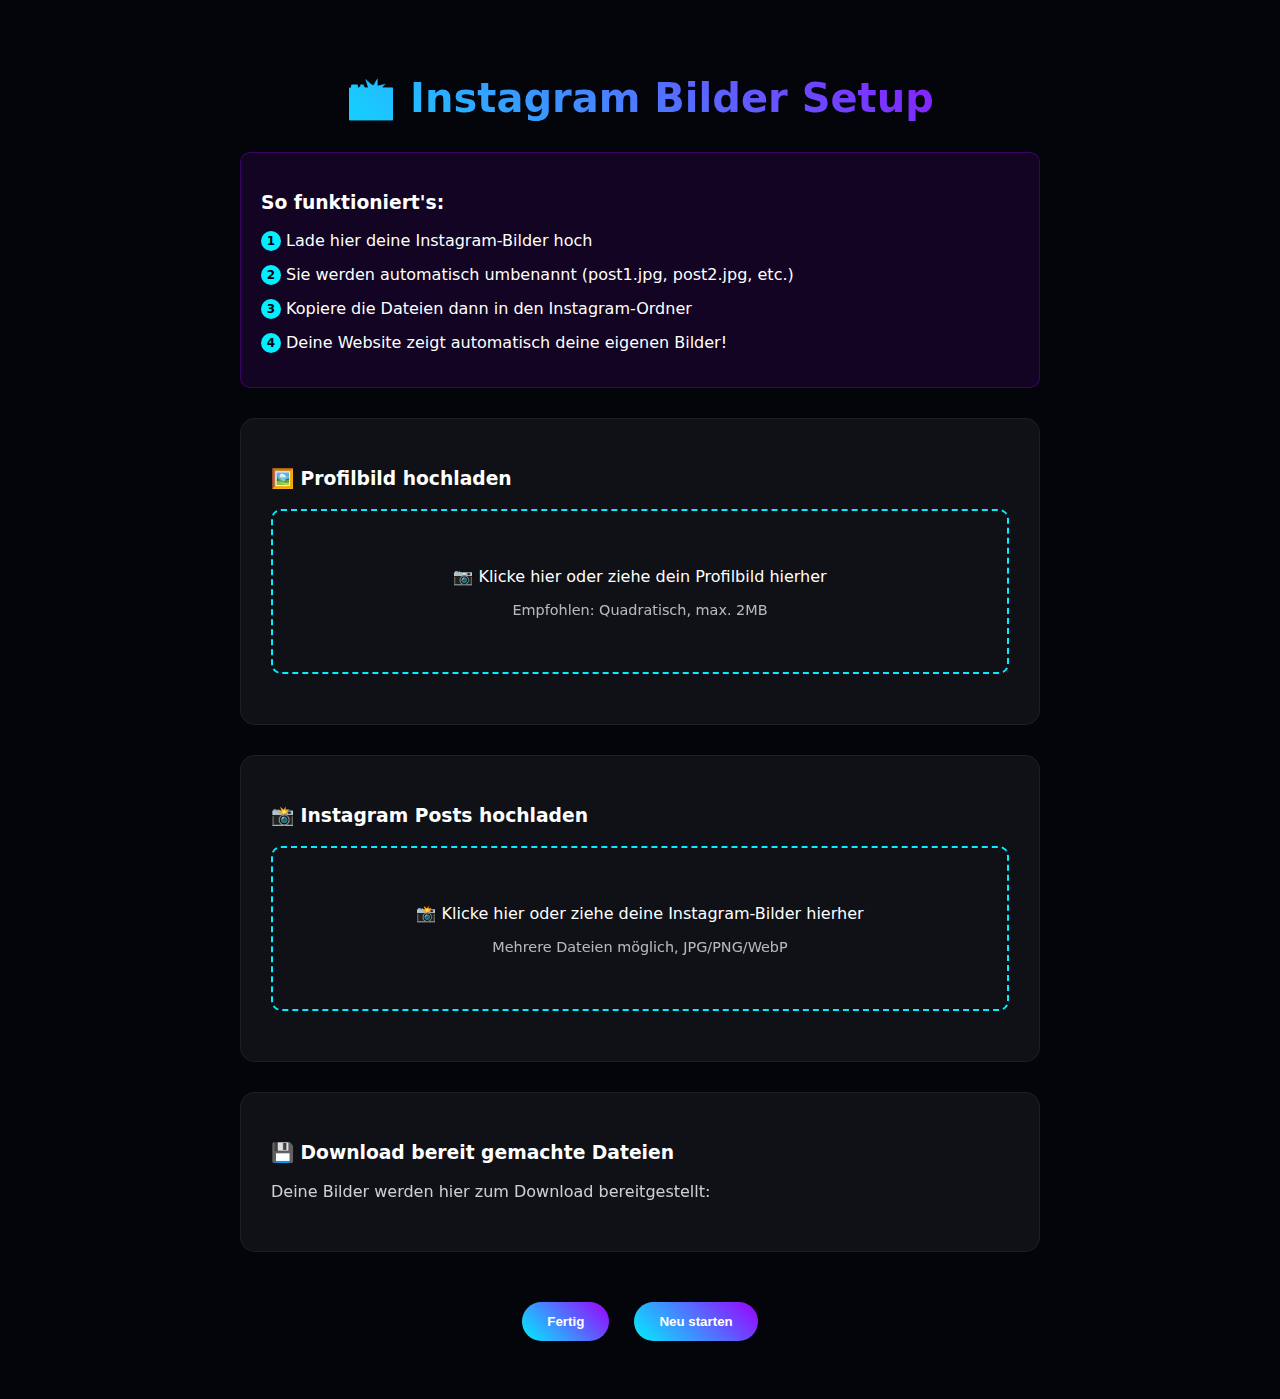
<file: pages/play/projekte/upload-helper.html>
<!DOCTYPE html>
<html lang="de">
<head>
    <meta charset="UTF-8">
    <meta name="viewport" content="width=device-width, initial-scale=1.0">
    <title>Instagram Bilder Upload Helper</title>
    <style>
        :root {
            --bg: #03050a;
            --neon: #00f0ff;
            --neon-2: #9b00ff;
            --accent: rgba(255,255,255,0.06);
        }

        body {
            background: var(--bg);
            font-family: Inter, system-ui, -apple-system, 'Segoe UI', Roboto;
            color: white;
            padding: 40px;
            min-height: 100vh;
        }

        .container {
            max-width: 800px;
            margin: 0 auto;
        }

        .title {
            font-size: 2.5rem;
            background: linear-gradient(45deg, var(--neon), var(--neon-2));
            -webkit-background-clip: text;
            -webkit-text-fill-color: transparent;
            background-clip: text;
            text-align: center;
            margin-bottom: 30px;
        }

        .upload-section {
            background: rgba(255,255,255,0.05);
            border: 1px solid var(--accent);
            border-radius: 15px;
            padding: 30px;
            margin-bottom: 30px;
        }

        .upload-area {
            border: 2px dashed var(--neon);
            border-radius: 10px;
            padding: 40px;
            text-align: center;
            margin-bottom: 20px;
            transition: all 0.3s ease;
            cursor: pointer;
        }

        .upload-area:hover {
            background: rgba(0,240,255,0.1);
            border-color: var(--neon-2);
        }

        .upload-area.dragover {
            background: rgba(0,240,255,0.2);
            transform: scale(1.02);
        }

        input[type="file"] {
            display: none;
        }

        .btn {
            background: linear-gradient(45deg, var(--neon), var(--neon-2));
            border: none;
            padding: 12px 25px;
            border-radius: 25px;
            color: white;
            font-weight: 600;
            cursor: pointer;
            transition: all 0.3s ease;
            margin: 10px;
        }

        .btn:hover {
            transform: translateY(-2px);
            box-shadow: 0 10px 30px rgba(0,240,255,0.4);
        }

        .preview-grid {
            display: grid;
            grid-template-columns: repeat(auto-fill, minmax(200px, 1fr));
            gap: 20px;
            margin-top: 20px;
        }

        .preview-item {
            background: rgba(255,255,255,0.05);
            border-radius: 10px;
            padding: 15px;
            text-align: center;
        }

        .preview-image {
            width: 100%;
            height: 150px;
            object-fit: cover;
            border-radius: 8px;
            margin-bottom: 10px;
        }

        .instructions {
            background: rgba(155,0,255,0.1);
            border: 1px solid rgba(155,0,255,0.3);
            border-radius: 10px;
            padding: 20px;
            margin-bottom: 30px;
        }

        .step {
            margin-bottom: 15px;
            padding-left: 25px;
            position: relative;
        }

        .step::before {
            content: counter(step-counter);
            counter-increment: step-counter;
            position: absolute;
            left: 0;
            top: 0;
            background: var(--neon);
            color: var(--bg);
            width: 20px;
            height: 20px;
            border-radius: 50%;
            display: flex;
            align-items: center;
            justify-content: center;
            font-size: 12px;
            font-weight: bold;
        }

        .instructions {
            counter-reset: step-counter;
        }
    </style>
</head>
<body>
    <div class="container">
        <h1 class="title">📸 Instagram Bilder Setup</h1>
        
        <div class="instructions">
            <h3>So funktioniert's:</h3>
            <div class="step">Lade hier deine Instagram-Bilder hoch</div>
            <div class="step">Sie werden automatisch umbenannt (post1.jpg, post2.jpg, etc.)</div>
            <div class="step">Kopiere die Dateien dann in den Instagram-Ordner</div>
            <div class="step">Deine Website zeigt automatisch deine eigenen Bilder!</div>
        </div>

        <div class="upload-section">
            <h3>🖼️ Profilbild hochladen</h3>
            <div class="upload-area" onclick="document.getElementById('profileInput').click()">
                <p>📷 Klicke hier oder ziehe dein Profilbild hierher</p>
                <p style="font-size: 0.9rem; opacity: 0.7;">Empfohlen: Quadratisch, max. 2MB</p>
            </div>
            <input type="file" id="profileInput" accept="image/*" onchange="handleProfileUpload(event)">
            <div id="profilePreview"></div>
        </div>

        <div class="upload-section">
            <h3>📸 Instagram Posts hochladen</h3>
            <div class="upload-area" onclick="document.getElementById('postsInput').click()">
                <p>📸 Klicke hier oder ziehe deine Instagram-Bilder hierher</p>
                <p style="font-size: 0.9rem; opacity: 0.7;">Mehrere Dateien möglich, JPG/PNG/WebP</p>
            </div>
            <input type="file" id="postsInput" accept="image/*" multiple onchange="handlePostsUpload(event)">
            <div id="postsPreview" class="preview-grid"></div>
        </div>

        <div class="upload-section">
            <h3>💾 Download bereit gemachte Dateien</h3>
            <p style="opacity: 0.8; margin-bottom: 20px;">Deine Bilder werden hier zum Download bereitgestellt:</p>
            <div id="downloadArea"></div>
        </div>

        <div style="text-align: center; margin-top: 40px;">
            <button class="btn" onclick="window.close()">Fertig</button>
            <button class="btn" onclick="location.reload()">Neu starten</button>
        </div>
    </div>

    <script>
        let uploadedPosts = [];

        function handleProfileUpload(event) {
            const file = event.target.files[0];
            if (!file) return;

            const reader = new FileReader();
            reader.onload = function(e) {
                const preview = document.getElementById('profilePreview');
                preview.innerHTML = `
                    <div class="preview-item">
                        <img src="${e.target.result}" class="preview-image" alt="Profilbild">
                        <p>profile.jpg</p>
                        <button class="btn" onclick="downloadFile('${e.target.result}', 'profile.jpg')">💾 Download</button>
                    </div>
                `;
            };
            reader.readAsDataURL(file);
        }

        function handlePostsUpload(event) {
            const files = Array.from(event.target.files);
            const preview = document.getElementById('postsPreview');
            preview.innerHTML = '';

            files.forEach((file, index) => {
                const reader = new FileReader();
                reader.onload = function(e) {
                    const fileName = `post${index + 1}.jpg`;
                    const previewItem = document.createElement('div');
                    previewItem.className = 'preview-item';
                    previewItem.innerHTML = `
                        <img src="${e.target.result}" class="preview-image" alt="Post ${index + 1}">
                        <p>${fileName}</p>
                        <button class="btn" onclick="downloadFile('${e.target.result}', '${fileName}')">💾 Download</button>
                    `;
                    preview.appendChild(previewItem);
                };
                reader.readAsDataURL(file);
            });
        }

        function downloadFile(dataURL, filename) {
            const link = document.createElement('a');
            link.href = dataURL;
            link.download = filename;
            link.click();

            // Zeige Download-Erfolg
            const downloadArea = document.getElementById('downloadArea');
            const successMsg = document.createElement('p');
            successMsg.textContent = `✅ ${filename} wurde heruntergeladen!`;
            successMsg.style.color = var('--neon');
            downloadArea.appendChild(successMsg);

            setTimeout(() => {
                successMsg.remove();
            }, 3000);
        }

        // Drag & Drop Support
        document.querySelectorAll('.upload-area').forEach(area => {
            area.addEventListener('dragover', function(e) {
                e.preventDefault();
                this.classList.add('dragover');
            });

            area.addEventListener('dragleave', function(e) {
                e.preventDefault();
                this.classList.remove('dragover');
            });

            area.addEventListener('drop', function(e) {
                e.preventDefault();
                this.classList.remove('dragover');
                
                const files = Array.from(e.dataTransfer.files);
                if (this.onclick.toString().includes('profileInput')) {
                    document.getElementById('profileInput').files = e.dataTransfer.files;
                    handleProfileUpload({target: {files: [files[0]]}});
                } else {
                    document.getElementById('postsInput').files = e.dataTransfer.files;
                    handlePostsUpload({target: {files: files}});
                }
            });
        });
    </script>
</body>
</html>
</file>
<file: pages/play/01_index.css>
/* ========================================== */
/* 📚 CSS GRUNDLAGEN - WIE FUNKTIONIERT CSS? */
/* ========================================== */

/*
CSS SYNTAX ERKLÄRUNG:

AUFBAU EINER CSS-REGEL:
selektor {
    eigenschaft: wert;
    eigenschaft: wert;
}

BEISPIEL:
h1 {
    color: red;
    font-size: 24px;
}

BEDEUTUNG:
- "h1" = SELEKTOR (wählt alle <h1> Elemente aus)
- "color" = EIGENSCHAFT (was soll geändert werden?)
- "red" = WERT (wie soll es geändert werden?)
- ";" = TRENNT verschiedene Eigenschaften
- "{}" = UMSCHLIESSEN alle Regeln für diesen Selektor
*/

/* ========================================== */
/* 🎯 SELEKTOR-ARTEN IN CSS                   */
/* ========================================== */

/*
VERSCHIEDENE WEGE, HTML-ELEMENTE AUSZUWÄHLEN:

1. UNIVERSAL SELEKTOR:
   * { } = Wählt ALLE Elemente aus

2. ELEMENT SELEKTOR:
   h1 { } = Wählt alle <h1> Elemente
   p { } = Wählt alle <p> Elemente
   div { } = Wählt alle <div> Elemente

3. ID SELEKTOR:
   #meinID { } = Wählt Element mit id="meinID"
   
4. CLASS SELEKTOR:
   .meineKlasse { } = Wählt alle Elemente mit class="meineKlasse"

5. KOMBINATION:
   div.meineKlasse { } = Nur <div> Elemente MIT der Klasse
*/

/* ========================================== */


  /*========================================= */
  /*-- 🎨 CSS STYLING - KOMPLETTES UI DESIGN    */
  /*-- ========================================= */

  /*ALle HTML-Elemente auswählen*/
  *{
    margin:0; /*Außenabstand auf 0 setzen*/
    padding:0; /*Innenabstand auf 0 setzen*/

    /* box-sizzing= Wie wird die größe berrechnet?
       content-box: Breite +padding +border= Gesamtbreite (Standard)
    Breite INKLUSIVE padding + border = Gesamtbreite (besser!) */
    box-sizing: border-box;
}
/* ========================================== */
/* 🎨 BODY STYLING - DAS GRUND-LAYOUT        */
/* ========================================== */
body { /*wählt das body Elemt aus*/ 
/*font-family= Schriftarten*/
font-family:'Segoe UI', Tahoma, Geneva, Verdana, sans-serif; /*Schriftart festlegen*/

 /*  radial-gradient = Kreisförmiger Verlauf
       - ellipse at bottom = Oval-Form, startet unten
       - #1b2735 0% = Erste Farbe (dunkelblau) bei 0%
       - #090a0f 100% = Zweite Farbe (schwarz) bei 100% */
background: radial-gradient(ellipse at bottom, #1b2735 0%, #090a0f 100%);

/* overflow = Was passiert bei Überlauf?
       - hidden = Überstehender Inhalt wird abgeschnitten
       - scroll = Scrollbalken erscheinen
       - visible = Alles wird angezeigt (Standard) */
    overflow: hidden;
    
    /* color = Textfarbe (Standard für alle Kinder-Elemente) */
    color: white;
    
    /* HORROR-Cursor für gesamte Seite */
    cursor: crosshair;
}


/* ========================================== */
/* 🖼️ 3D CANVAS - WO THREE.JS HINZEICHNET   */
/* ========================================== */



/* ========================================== */
/* 🔄 LOADING SCREEN - LADE-BILDSCHIRM       */
/* ========================================== */
#loadingOverlay {
     position: absolute;
    top: 0;
    left: 0;
    width: 100%;
    height: 100%;

    /* HORROR-GRADIENT: Düster und bedrohlich */
    background: linear-gradient(135deg, #1a0033 0%, #330066 20%, #000000 80%, #1a0033 100%);
    /*Flexbox für perfekte Zentrierung des Inhalts*/
    display:flex; 
    flex-direction: column; /*Stapelt Elemente vertikal*/
    justify-content: center; /*Zentriert vertikal*/
    align-items: center; /*Zentriert horizontal*/
    /* z-index höher als gameUI, damit Loading Screen über allem liegt
    z-index: 200  ← Loading Screen (ganz oben)
    z-index: 100  ← Game UI (darüber)
    z-index: 0    ← 3D Canvas (unten) */
    z-index: 200;
    /* transition = Sanfte Animation beim Ein-/Ausblenden
       opacity = Transparenz (0 = unsichtbar, 1 = sichtbar)
       0.5s = Animation dauert eine halbe Sekunde
       ease = Natürliche Animations-Kurve */
    transition: opacity 0.5s ease;
}

.loading-content {
    text-align:center;

}

.loading-title {
    font-size: 48px;
    font-weight:bold;
    margin-bottom: 20px;
    text-shadow: 2px 2px 4px rgba(255, 255, 255, 0.3);


}

.loading-progress {
   width: 300px;
   height: 6px;
   background: rgba(255, 255, 255, 0.3); 
   border-radius: 3px;
   overflow: hidden; 
   margin: 20px 0;

}

.loading-progress-bar {
    height: 100%;
    background: linear-gradient(90deg, #00ff88 0%, #00ccff 100%);
    width: 0%; /* startet bei 0%, wird dann von JavaScript geändert*/
    transition: width 0.3s ease; /* Sanfte Animation beim Fortschrittsbalken */
    border-radius: 3px; /* <- Semikolon hinzugefügt */
}
 
.error-message {
    color: #ff6b6b;
    background: rgba(255,107,107,0.1);
    border: 1px solid #ff6b6b;
    padding: 10px;
    border-radius: 5px;
    margin-top: 20px;
    display: none; /* Standardmäßig versteckt */
}   

/* UI PANELS HINZUFÜGEN */
#gameUI {
    position: absolute;
    top: 0;
    left: 0;
    width: 100%;
    height: 100%;
    pointer-events: none;
    z-index: 100;
}

.ui-panel {
    position: absolute;
    background: rgba(0, 0, 0, 0.7);
    border: 1px solid rgba(255, 255, 255, 0.2);
    border-radius: 10px;
    padding: 15px;
    pointer-events: auto;
}

.top-left {
    top: 20px;
    left: 20px;
}

.top-right {
    top: 20px;
    right: 20px;
}

.bottom-center {
    bottom: 20px;
    left: 50%;
    transform: translateX(-50%);
    text-align: center;
}

.stat-item {
    margin: 5px 0;
    display: flex;
    justify-content: space-between;
    min-width: 150px;
}

.controls-grid {
    display: grid;
    grid-template-columns: repeat(2, 1fr);
    gap: 10px;
    font-size: 14px;
}
</file>
<file: styles.css>
/* ====================================================================
                           PORTFOLIO PORTAL CSS
   ====================================================================
   Diese CSS-Datei enthält alle Styles für das 3D-Portfolio Portal
   
   AUFBAU DER DATEI:
   • CSS-Variablen (Farben, die überall verwendet werden)
   • Basis-Styles (HTML, Body, Canvas)
   • HUD-Interface (versteckte Einstellungen)
   • Loading-Overlay (Ladebalken und Animationen)
   • Hint-Text (Klick-Anweisung für Benutzer)
   • Flash-Overlay (weißer Blitz-Effekt beim Portal-Durchflug)
   • Radiales Menü (kreisförmiges Navigationsmenü)
   • Responsive Design (Anpassung für mobile Geräte)
   
   ZUSAMMENHANG MIT ANDEREN DATEIEN:
   • index.html: Verwendet diese CSS-Klassen für Styling
   • main.js: Manipuliert CSS-Klassen via JavaScript (z.B. .active)
   • modules/interactions.js: Zeigt/versteckt Elemente über CSS
   ==================================================================== */

/* ====================================================================
                          CSS-VARIABLEN (FARB-PALETTE)
   ====================================================================
   Diese Variablen definieren das Farbschema des gesamten Portals.
   Durch Verwendung von Variablen kann das Design einfach geändert werden.
   ==================================================================== */

:root {
  /* Haupt-Hintergrundfarbe - sehr dunkles Blau für Weltraum-Atmosphäre */
  --bg: #03050a;
  
  /* Neon-Farben für das Portal und Effekte */
  --neon: #00f0ff;      /* Cyan - primäre Neon-Farbe */
  --neon-2: #9b00ff;    /* Lila - sekundäre Neon-Farbe */
  
  /* Subtile Akzent-Farben für UI-Elemente */
  --accent: rgba(255,255,255,0.06);   /* Sehr transparentes Weiß für Rahmen */
  --glass: rgba(255,255,255,0.04);    /* Glasmorphism-Effekt */
}

/* ====================================================================
                          BASIS HTML & BODY STYLES
   ====================================================================
   Diese Styles sorgen für eine vollflächige 3D-Szene ohne Scrollbalken.
   ==================================================================== */

html, body {
  height: 100%;           /* Vollbildhöhe */
  margin: 0;              /* Keine Browser-Standardränder */
  padding: 0;             /* Keine Browser-Standard-Innenabstände */
  background: var(--bg);  /* Dunkler Hintergrund aus CSS-Variable */
  
  /* Moderne Schriftart-Kaskade für optimale Lesbarkeit */
  font-family: Inter, system-ui, -apple-system, 'Segoe UI', Roboto, 'Helvetica Neue', Arial;
  
  /* Verhindere Scrolling und Text-Selektion für App-ähnliches Gefühl */
  overflow: hidden;
  -webkit-user-select: none;  /* Safari-Kompatibilität */
  user-select: none;
}

/* ====================================================================
                          3D-CANVAS STYLING
   ====================================================================
   Das Canvas-Element rendert die Three.js 3D-Szene.
   ==================================================================== */

canvas {
  display: block;         /* Verhindert Inline-Spacing-Probleme */
  width: 100%;           /* Vollständige Breite */
  height: 100%;          /* Vollständige Höhe */
  cursor: pointer;       /* Zeigt an, dass Canvas interaktiv ist */
}

/* ====================================================================
                          HUD-INTERFACE (VERSTECKT)
   ====================================================================
   Das HUD (Heads-Up Display) enthält Entwickler-Einstellungen.
   Es ist standardmäßig versteckt, da die Werte programmatisch gesetzt werden.
   ==================================================================== */

.hud {
  position: fixed;              /* Bleibt an fester Position beim Scrollen */
  right: 20px;                 /* 20px vom rechten Bildschirmrand */
  top: 20px;                   /* 20px vom oberen Bildschirmrand */
  color: #dfe;                 /* Helle Textfarbe */
  z-index: 50;                 /* Über anderen Elementen, aber unter Overlays */
  display: none;               /* Standardmäßig versteckt */
  
  /* Glasmorphism-Effekt - moderner durchsichtiger Look */
  -webkit-backdrop-filter: blur(6px);  /* Safari-Kompatibilität */
  backdrop-filter: blur(6px);
}

.hud .panel {
  /* Subtiler Glasmorphism-Container */
  background: linear-gradient(180deg, rgba(255,255,255,0.02), rgba(0,0,0,0.02));
  padding: 12px;
  border-radius: 10px;
  border: 1px solid var(--accent);      /* Verwendet CSS-Variable für Rahmen */
  box-shadow: 0 6px 30px rgba(0,0,0,0.6);  /* Tiefenschatten */
}

.hud label {
  display: block;               /* Jedes Label in eigener Zeile */
  font-size: 12px;
  color: rgba(255,255,255,0.7); /* Transparenter weißer Text */
  margin-bottom: 6px;
}

.hud input[type=range] {
  width: 160px;
  accent-color: var(--neon);    /* Slider verwendet Portal-Neon-Farbe */
}

/* ====================================================================
                          KLICK-HINT (BENUTZER-ANWEISUNG)
   ====================================================================
   Zeigt dem Benutzer, was er tun soll, um das Portal zu aktivieren.
   ==================================================================== */

.hint {
  position: fixed;
  left: 50%;                    /* Horizontal zentriert... */
  transform: translateX(-50%);  /* ...durch negative Translation der eigenen Breite */
  bottom: 18px;                 /* 18px vom unteren Bildschirmrand */
  
  /* Text-Styling */
  color: rgba(255,255,255,0.9);
  font-size: 14px;
  padding: 8px 12px;
  border-radius: 20px;          /* Runde Pill-Form */
  background: transparent;       /* Kein Hintergrund für minimalen Look */
  z-index: 40;                  /* Über 3D-Szene, unter Overlays */
  
  /* Smooth Übergang beim Ausblenden */
  transition: opacity 0.5s ease;
}

/* ====================================================================
                          FLASH-OVERLAY (PORTAL-DURCHFLUG)
   ====================================================================
   Weißer Vollbild-Blitz beim Durchfliegen des Portals.
   Erzeugt dramatischen Übergangs-Effekt.
   ==================================================================== */

#flash {
  position: fixed;              /* Vollbild-Overlay */
  inset: 0;                    /* Kurzform für top:0, right:0, bottom:0, left:0 */
  background: white;           /* Reines Weiß für Blitz-Effekt */
  opacity: 0;                  /* Standardmäßig unsichtbar */
  pointer-events: none;        /* Blockiert keine Maus-Interaktionen */
  z-index: 200;               /* Über allem anderen */
  transition: opacity 280ms ease;  /* Smooth Ein-/Ausblenden */
}

/* ====================================================================
                          RADIALES MENÜ (NAVIGATION)
   ====================================================================
   Kreisförmiges Navigationsmenü, das nach Portal-Aktivierung erscheint.
   Verwendet moderne CSS-Transforms für smooth Animationen.
   ==================================================================== */

.radial-menu {
  position: fixed;
  top: 50%;                    /* Vertikal zentriert... */
  left: 50%;                   /* Horizontal zentriert... */
  transform: translate(-50%, -50%) scale(0);  /* ...und initial skaliert auf 0 (unsichtbar) */
  z-index: 100;               /* Über 3D-Szene */
  opacity: 0;                 /* Initial transparent */
  pointer-events: none;       /* Initial nicht klickbar */
  
  /* Smooth Entrance-Animation mit Bounce-Effekt */
  transition: all 0.6s cubic-bezier(0.175, 0.885, 0.32, 1.275);
}

/* Aktiver Zustand - Menü wird sichtbar und interaktiv */
.radial-menu.active {
  transform: translate(-50%, -50%) scale(1);  /* Auf normale Größe skalieren */
  opacity: 1;                                 /* Vollständig sichtbar */
  pointer-events: all;                        /* Interaktionen aktivieren */
}

/* ====================================================================
                          ZENTRALER HUB (MENÜ-ZENTRUM)
   ====================================================================
   Der mittlere Button des radialen Menüs - Portal Hub.
   ==================================================================== */

.radial-center {
  width: 120px;
  height: 120px;
  border-radius: 50%;          /* Perfekter Kreis */
  
  /* Gradient von beiden Portal-Neon-Farben */
  background: linear-gradient(135deg, var(--neon), var(--neon-2));
  
  /* Flexbox für perfekte Text-Zentrierung */
  display: flex;
  align-items: center;         /* Vertikal zentriert */
  justify-content: center;     /* Horizontal zentriert */
  
  /* Neon-Glow-Effekt */
  box-shadow: 0 0 40px rgba(0, 240, 255, 0.4);
  
  position: relative;          /* Für absolute Positionierung von Kindern */
  cursor: pointer;             /* Zeigt Interaktivität an */
  transition: transform 0.3s ease;  /* Smooth Hover-Animation */
}

/* Hover-Effekt für zentralen Hub */
.radial-center:hover {
  transform: scale(1.1);       /* 10% größer beim Hovern */
}

.radial-center-text {
  color: white;
  font-weight: 600;            /* Semi-bold */
  font-size: 14px;
  text-align: center;
  text-shadow: 0 2px 4px rgba(0,0,0,0.5);  /* Subtiler Schatten für Lesbarkeit */
}

/* ====================================================================
                          RADIALE MENÜ-ITEMS (NAVIGATION)
   ====================================================================
   Die 6 Navigations-Buttons, die um den zentralen Hub angeordnet sind.
   ==================================================================== */

.radial-item {
  position: absolute;          /* Absolute Positionierung für Kreis-Layout */
  width: 80px;
  height: 80px;
  border-radius: 50%;          /* Runde Buttons */
  
  /* Glasmorphism-Hintergrund */
  background: linear-gradient(135deg, rgba(255,255,255,0.1), rgba(255,255,255,0.05));
  -webkit-backdrop-filter: blur(10px); /* Safari-Kompatibilität */
  backdrop-filter: blur(10px); /* Hintergrund-Unschärfe */
  border: 1px solid rgba(255,255,255,0.2);  /* Subtiler Rahmen */
  
  /* Flexbox für Icon/Text-Zentrierung */
  display: flex;
  flex-direction: column;      /* Icon oben, Text unten */
  align-items: center;
  justify-content: center;
  
  cursor: pointer;
  text-decoration: none;       /* Keine Link-Unterstreichung */
  color: white;               /* Weiße Text-/Icon-Farbe */
  
  /* Smooth Hover-Animationen */
  transition: all 0.3s ease;
  transform-origin: center;    /* Skalierung vom Zentrum aus */
}

/* Hover-Effekt für Menü-Items */
.radial-item:hover {
  transform: scale(1.2);       /* 20% größer */
  background: linear-gradient(135deg, rgba(255,255,255,0.2), rgba(255,255,255,0.1));
  box-shadow: 0 10px 30px rgba(0, 240, 255, 0.3);  /* Neon-Glow beim Hovern */
}

.radial-item-icon {
  font-size: 24px;            /* Große Icons */
  margin-bottom: 4px;         /* Abstand zum Text */
}

.radial-item-text {
  font-size: 10px;            /* Kleiner Text */
  font-weight: 500;           /* Medium-bold */
  text-align: center;
  line-height: 1.1;           /* Kompakter Zeilenabstand */
  color: white;
}

/* ====================================================================
                          MENÜ-ITEM POSITIONEN (KREIS-LAYOUT)
   ====================================================================
   Positioniert die 6 Menü-Items gleichmäßig um den zentralen Hub.
   Die Positionen bilden einen perfekten Kreis.
   ==================================================================== */

/* Item 1 - Oben rechts (1 Uhr Position) */
.radial-item:nth-child(1) { 
  top: -100px; 
  left: 20px; 
}

/* Item 2 - Rechts oben (3 Uhr Position) */
.radial-item:nth-child(2) { 
  top: -70px; 
  right: -70px; 
}

/* Item 3 - Rechts unten (5 Uhr Position) */
.radial-item:nth-child(3) { 
  top: 20px; 
  right: -100px; 
}

/* Item 4 - Unten rechts (7 Uhr Position) */
.radial-item:nth-child(4) { 
  bottom: -70px; 
  right: -70px; 
}

/* Item 5 - Unten links (9 Uhr Position) */
.radial-item:nth-child(5) { 
  bottom: -70px; 
  left: -70px; 
}

/* Item 6 - Links oben (11 Uhr Position) */
.radial-item:nth-child(6) { 
  top: 20px; 
  left: -100px; 
}

/* ====================================================================
                          LOADING-OVERLAY (LADEBILDSCHIRM)
   ====================================================================
   Vollbild-Overlay mit Ladebalken während der Szenen-Initialisierung.
   ==================================================================== */

#loading {
  position: fixed;
  inset: 0;                    /* Vollbild */
  display: flex;               /* Flexbox für Zentrierung */
  align-items: center;         /* Vertikal zentriert */
  justify-content: center;     /* Horizontal zentriert */
  z-index: 999;               /* Über allem anderen */
  
  /* Dunkler Gradient-Hintergrund */
  background: linear-gradient(180deg, rgba(0,0,0,0.95), rgba(0,0,0,0.9));
  transition: opacity 300ms ease;  /* Smooth Ausblenden */
}

/* Loading-Panel (Container für Ladebalken und Text) */
.loading-panel {
  width: 420px;
  max-width: 90%;              /* Responsive: max 90% der Bildschirmbreite */
  padding: 18px;
  border-radius: 12px;
  background: rgba(255,255,255,0.02);  /* Subtiler Glasmorphism */
  border: 1px solid var(--accent);
  text-align: center;
  color: #dfe;                 /* Helle Textfarbe */
}

/* Loading-Titel */
.loading-title {
  font-size: 14px;
  margin-bottom: 12px;
}

/* Ladebalken-Container */
.loading-bar-container {
  height: 10px;
  background: rgba(255,255,255,0.06);  /* Dunkler Hintergrund */
  border-radius: 6px;
  overflow: hidden;            /* Verhindert Überlauf des Ladebalkens */
  margin: 12px 0;             /* Vertikaler Abstand */
}

/* Animierter Ladebalken */
#loading-bar {
  height: 100%;
  width: 0%;                   /* Startet bei 0% */
  background: linear-gradient(90deg, var(--neon), var(--neon-2));  /* Neon-Gradient */
  box-shadow: 0 6px 30px rgba(0,240,255,0.08);  /* Subtiler Glow */
  transition: width 0.3s ease; /* Smooth Balken-Animation */
}

/* Loading-Text Styling */
#loading-text {
  font-size: 12px;
  margin-top: 10px;
  opacity: 0.85;               /* Leicht transparent */
}

/* ====================================================================
                          RESPONSIVE DESIGN (MOBILE)
   ====================================================================
   Anpassungen für kleinere Bildschirme und Touch-Geräte.
   ==================================================================== */

@media (max-width: 480px) {
  /* HUD-Anpassungen für mobile Geräte */
  .hud {
    right: 10px;               /* Weniger Rand auf kleinen Screens */
    top: 10px;
  }
  
  .hud input[type=range] {
    width: 120px;              /* Schmalere Slider */
  }
  
  /* Radiales Menü für Touch-Geräte optimieren */
  .radial-item {
    width: 110px;              /* NOCH GRÖßERE Touch-Targets für längere Texte */
    height: 110px;
    font-size: 10px;           /* Kleinere Schrift für mehr Platz */
    line-height: 1.0;          /* Sehr kompakte Zeilenhöhe */
  }
  
  .radial-item-text {
    padding: 1px;              /* Minimales Padding für maximalen Textplatz */
    word-break: break-word;    /* Erlaubt Wörter zu umbrechen falls nötig */
  }
  
  .radial-center {
    width: 100px;              /* Kleinerer zentraler Hub */
    height: 100px;
  }
  
  /* Hint-Text anpassen */
  .hint {
    font-size: 12px;           /* Kleinere Schrift */
    bottom: 12px;              /* Weniger Abstand */
  }
}

/* ====================================================================
                          NEON-OUTLINE UTILITY CLASS
   ====================================================================
   Wiederverwendbare Klasse für Neon-Glow-Effekte.
   ==================================================================== */

.neon-outline {
  box-shadow: 0 0 18px var(--neon), 0 0 40px rgba(155,0,255,0.08) inset;
}


/* ====================================================================
                          ENTWICKLER-NOTIZEN
   ====================================================================
   
   PERFORMANCE-OPTIMIERUNGEN:
   • backdrop-filter wird nur bei Bedarf verwendet (HUD)
   • CSS-Transforms statt position-changes für Animationen
   • will-change wird vermieden (nur bei Bedarf verwenden)
   
   BROWSER-KOMPATIBILITÄT:
   • -webkit-backdrop-filter für Safari
   • Fallbacks für ältere Browser bei CSS Grid/Flexbox
   
   WARTUNG:
   • Alle Farben über CSS-Variablen (:root) änderbar
   • Responsive Breakpoints konsistent
   • Kommentierte Sektionen für einfache Navigation
   
   ==================================================================== */

/* ====================================================================
                           CUSTOM POPUP STYLES
   ====================================================================
   Styles für das Anmelde-Popup und andere Benachrichtigungen
   ==================================================================== */

.custom-popup {
  position: fixed;
  top: 0;
  left: 0;
  width: 100%;
  height: 100%;
  background: rgba(0, 0, 0, 0.8);
  backdrop-filter: blur(10px);
  display: flex;
  align-items: center;
  justify-content: center;
  z-index: 10000;
  opacity: 0;
  transition: opacity 0.3s ease;
  pointer-events: none;
}

.custom-popup.show {
  opacity: 1;
  pointer-events: all;
}

.popup-content {
  background: linear-gradient(135deg, rgba(0, 240, 255, 0.1) 0%, rgba(155, 0, 255, 0.1) 100%);
  border: 2px solid var(--neon);
  border-radius: 15px;
  padding: 30px;
  max-width: 400px;
  width: 90%;
  text-align: center;
  backdrop-filter: blur(15px);
  box-shadow: 
    0 0 30px rgba(0, 240, 255, 0.3),
    0 0 60px rgba(155, 0, 255, 0.2),
    inset 0 0 20px rgba(255, 255, 255, 0.1);
  animation: popupEnter 0.3s ease;
}

@keyframes popupEnter {
  0% {
    transform: scale(0.8) translateY(20px);
    opacity: 0;
  }
  100% {
    transform: scale(1) translateY(0);
    opacity: 1;
  }
}

.popup-icon {
  font-size: 3rem;
  margin-bottom: 20px;
  filter: drop-shadow(0 0 10px var(--neon));
}

.popup-title {
  color: var(--neon);
  font-size: 1.5rem;
  font-weight: bold;
  margin-bottom: 15px;
  font-family: 'Orbitron', monospace;
  text-shadow: 0 0 10px var(--neon);
}

.popup-message {
  color: rgba(255, 255, 255, 0.9);
  font-size: 1rem;
  line-height: 1.5;
  margin-bottom: 25px;
  font-family: 'Orbitron', monospace;
}

.popup-button {
  background: linear-gradient(135deg, var(--neon) 0%, var(--neon-2) 100%);
  border: none;
  border-radius: 8px;
  color: white;
  font-size: 1rem;
  font-weight: bold;
  padding: 12px 30px;
  cursor: pointer;
  font-family: 'Orbitron', monospace;
  transition: all 0.3s ease;
  box-shadow: 
    0 0 20px rgba(0, 240, 255, 0.3),
    0 4px 15px rgba(0, 0, 0, 0.2);
}

.popup-button:hover {
  transform: translateY(-2px);
  box-shadow: 
    0 0 30px rgba(0, 240, 255, 0.5),
    0 6px 20px rgba(0, 0, 0, 0.3);
}

.popup-button:active {
  transform: translateY(0);
}
</file>
